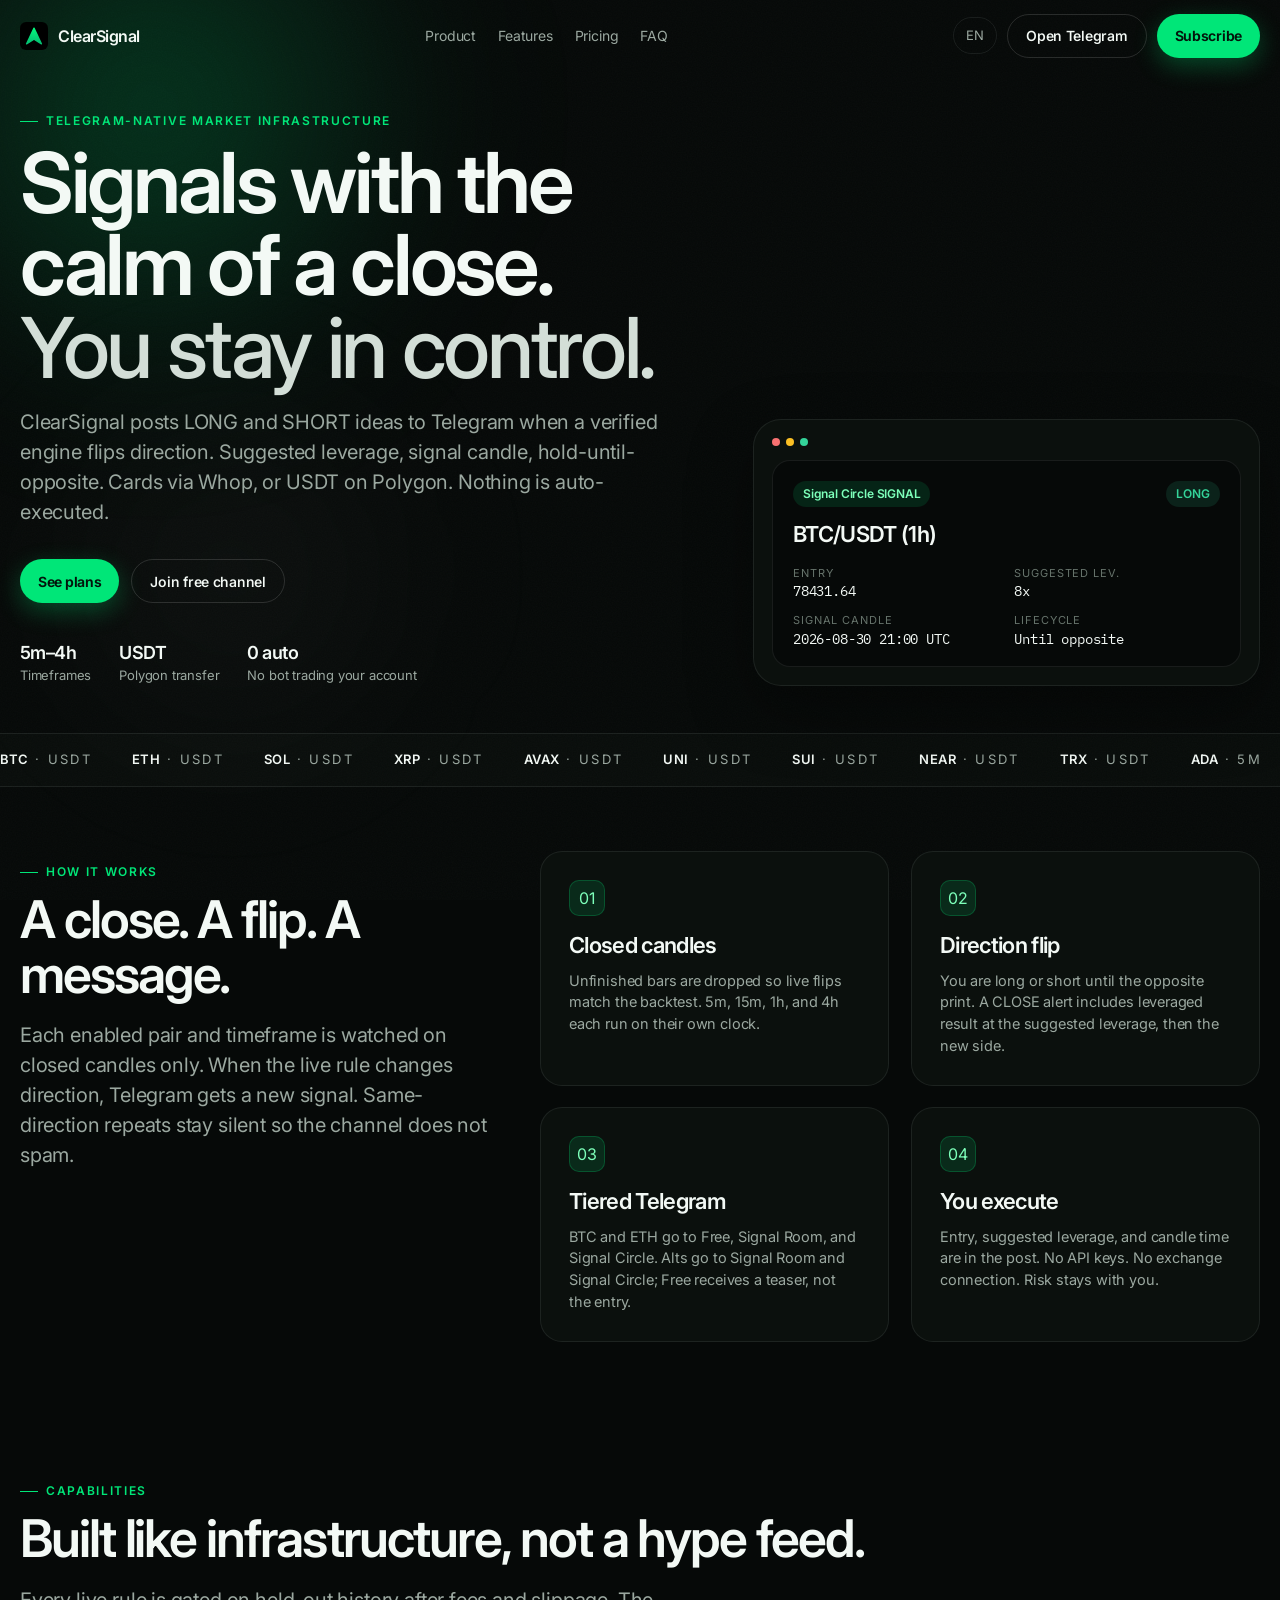
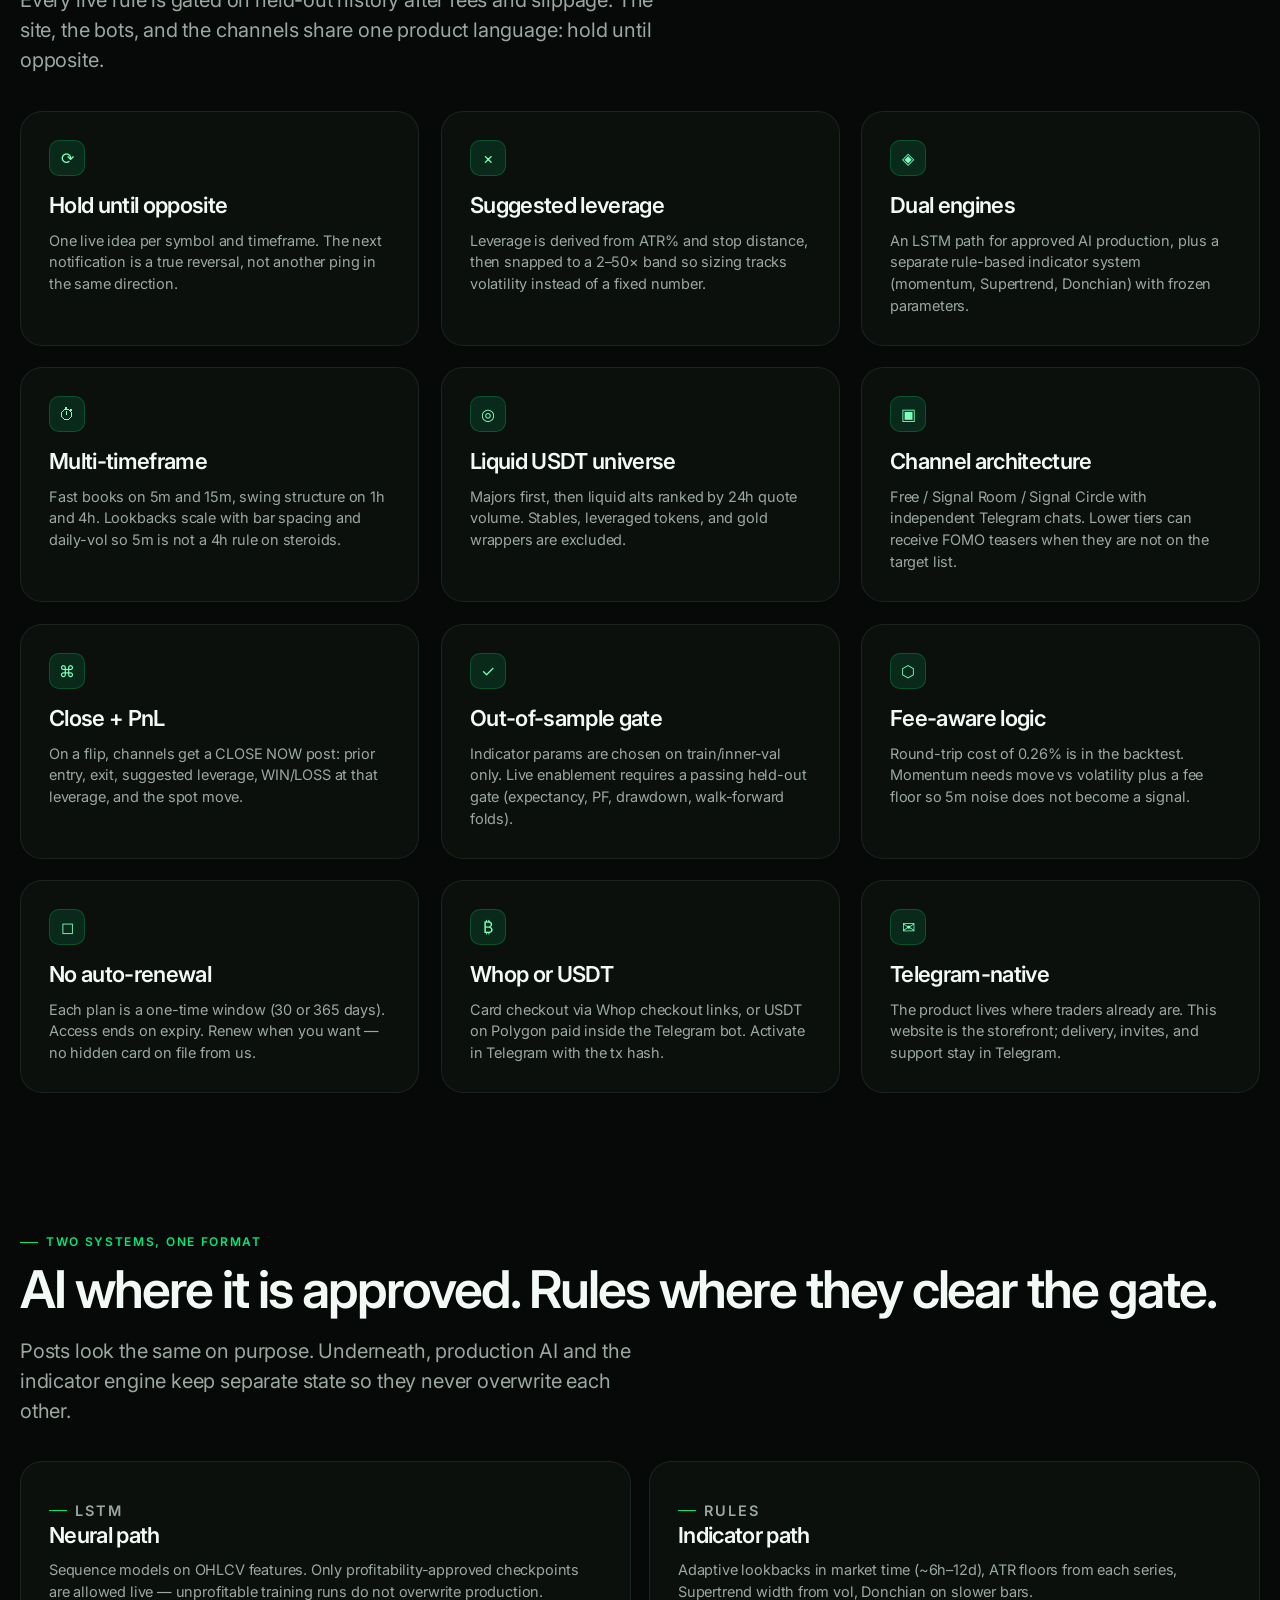
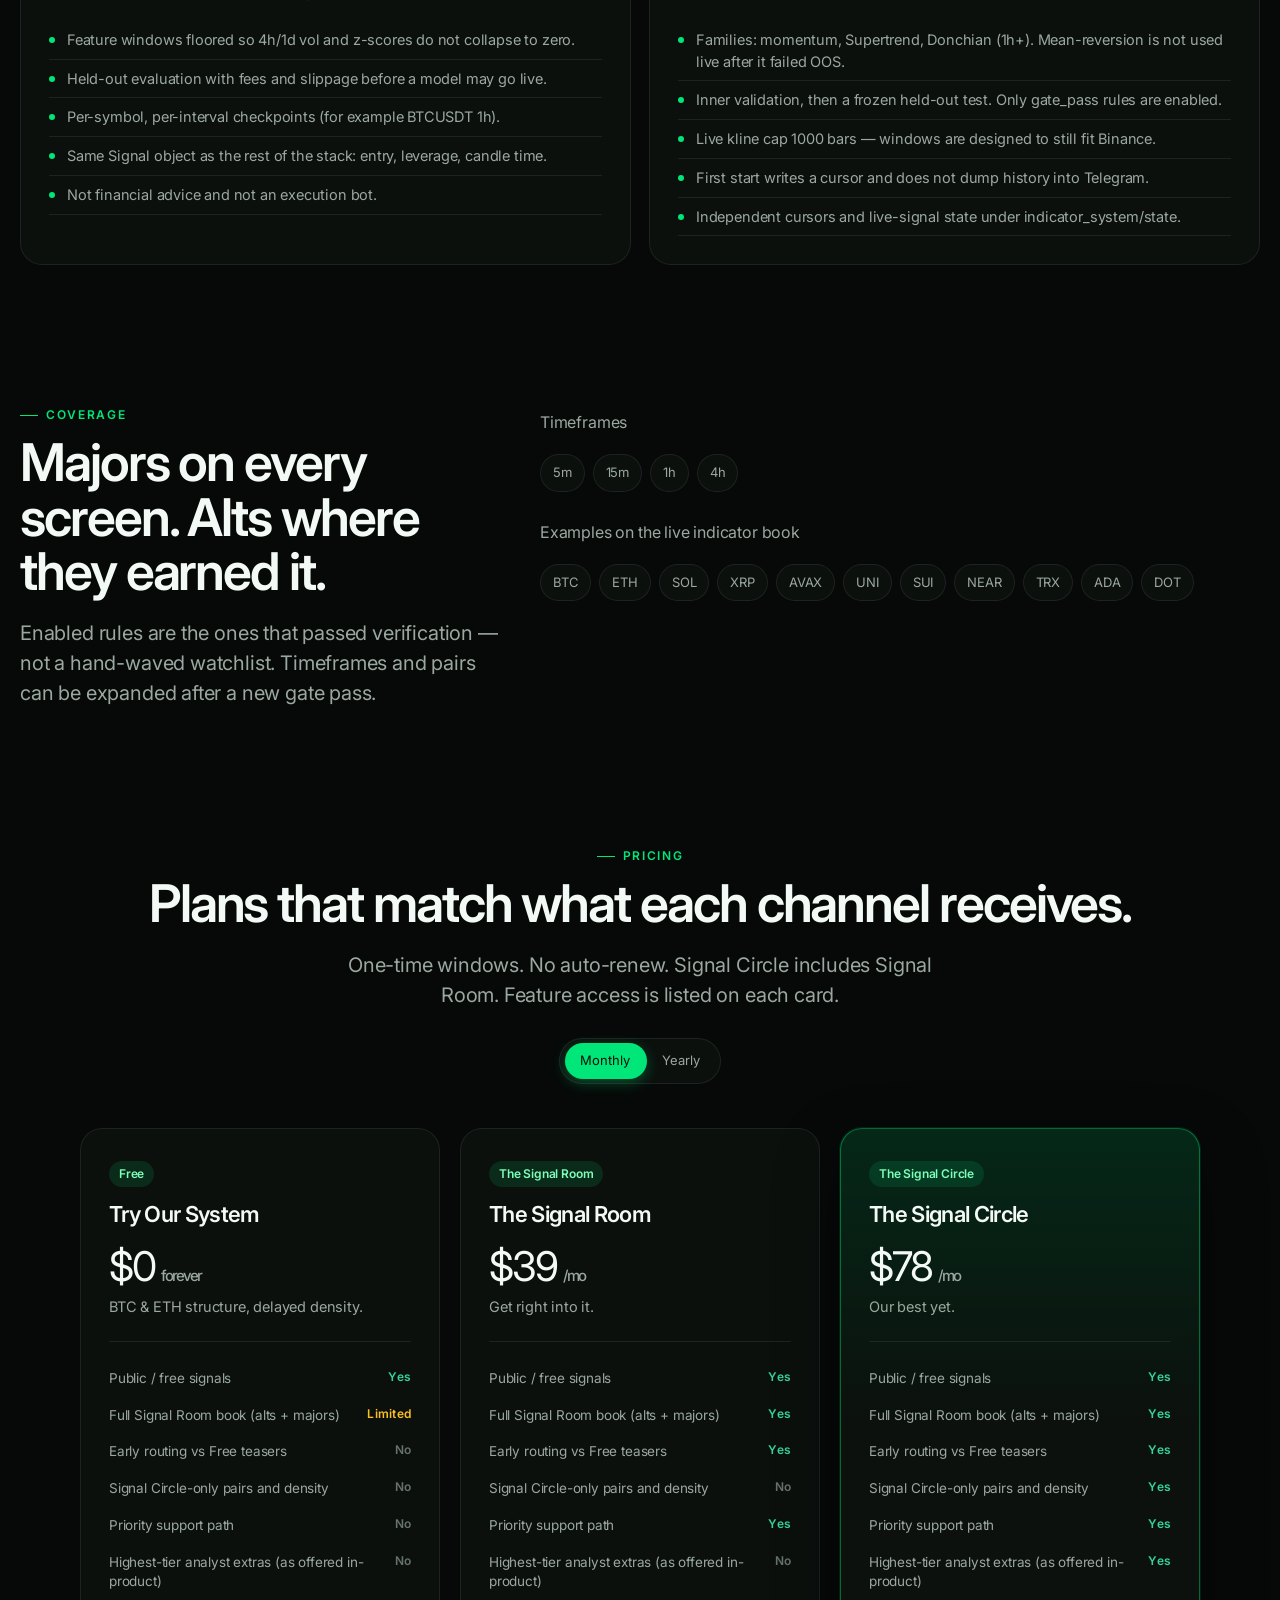
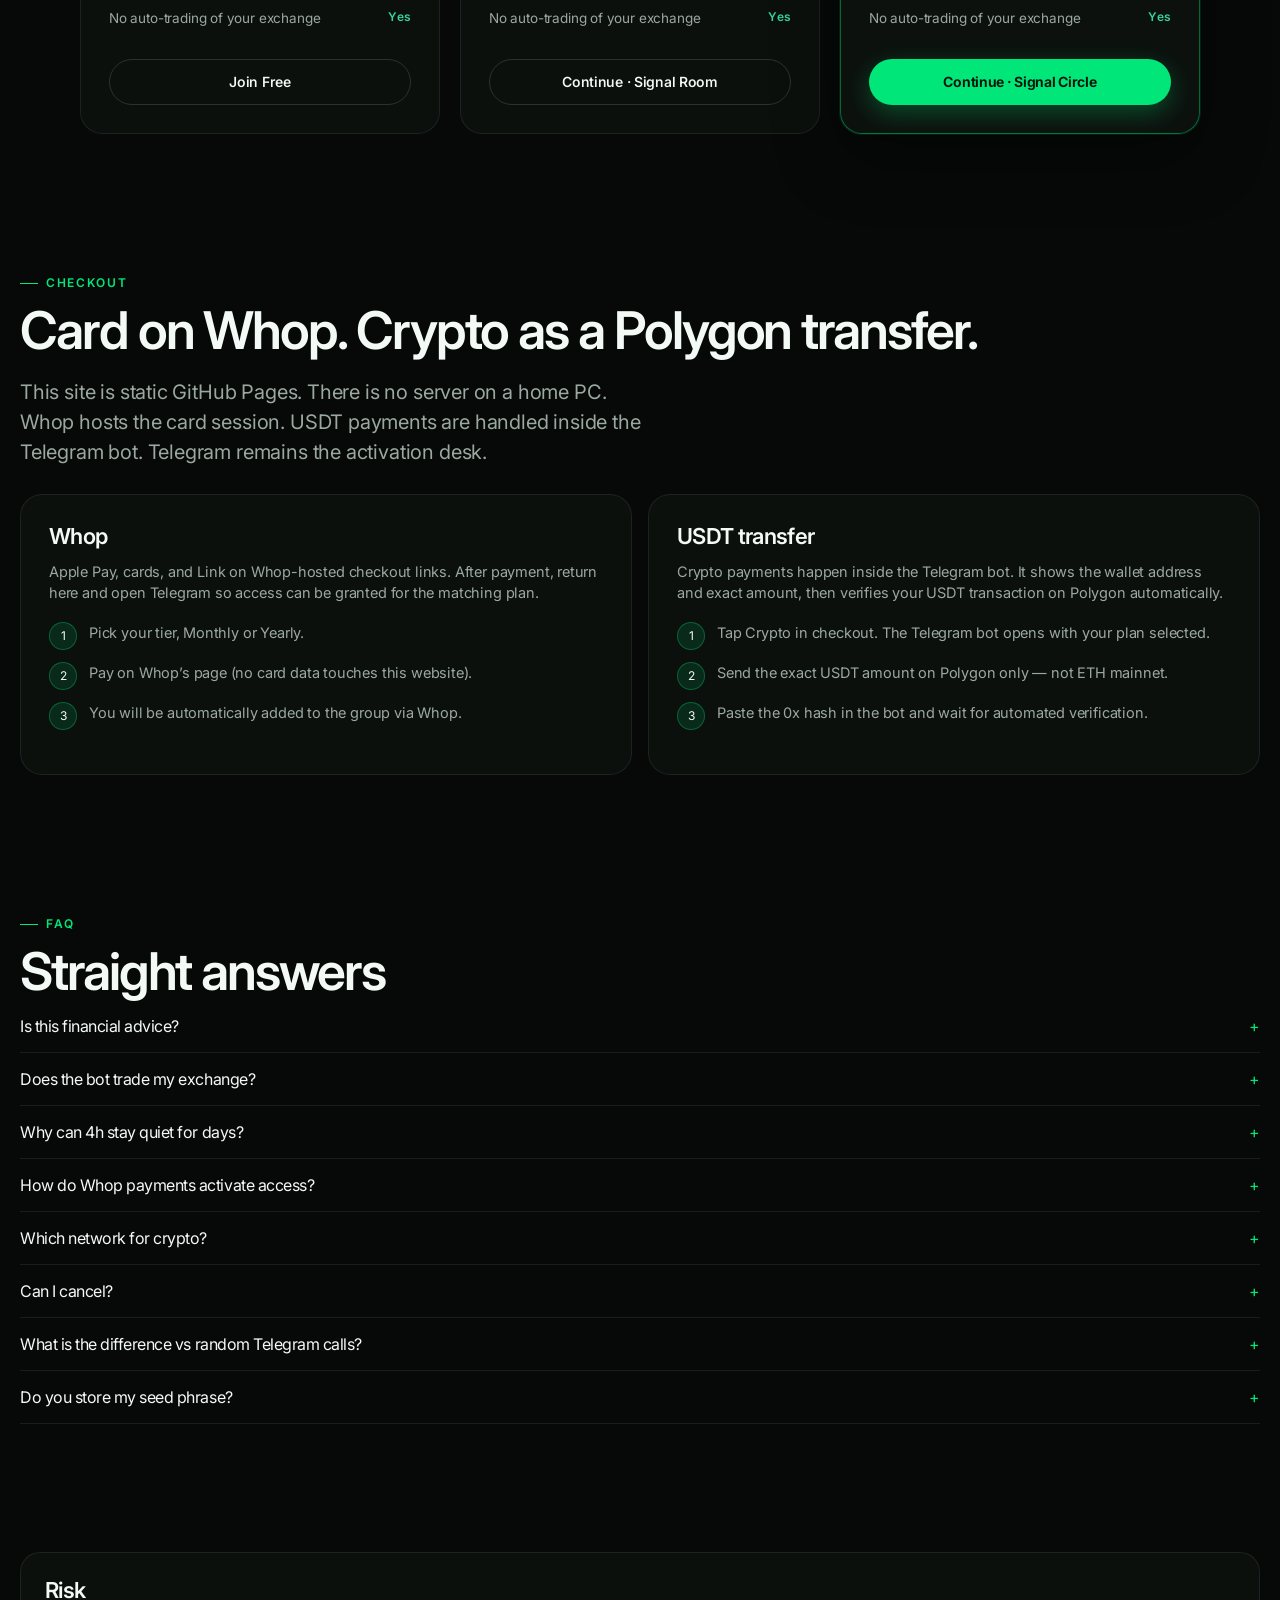
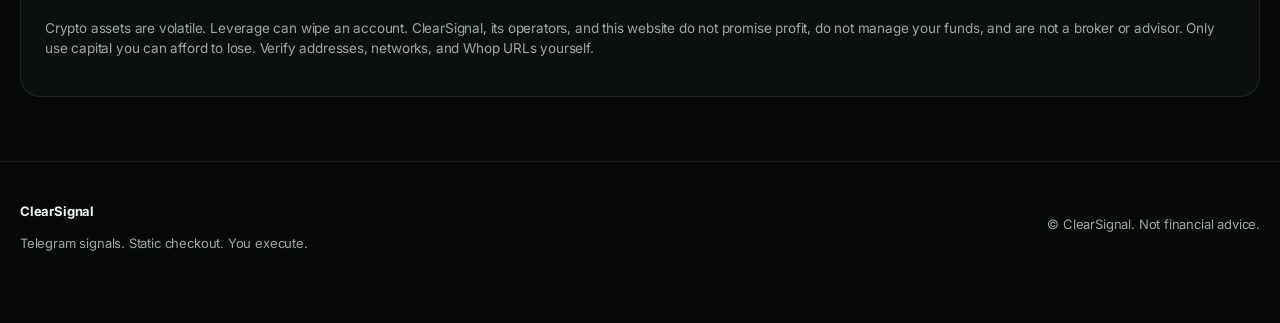
<file: index.html>
<!DOCTYPE html>
<html lang="en">
<head>
  <meta charset="utf-8">
  <meta name="viewport" content="width=device-width, initial-scale=1">
  <title>ClearSignal — Crypto trading signals on Telegram</title>
  <meta name="description" content="ClearSignal delivers verified crypto signals to Telegram. Dual engines (AI + rules), 5m to 4h, suggested leverage, hold-until-opposite. Pay with Whop or USDT on Polygon. No auto-trading.">
  <meta name="keywords" content="crypto signals, Telegram trading signals, BTC signals, ETH signals, USDT Polygon, Whop subscription, ClearSignal, leverage signals">
  <meta name="author" content="ClearSignal">
  <meta name="robots" content="index,follow,max-image-preview:large">
  <meta name="theme-color" content="#0B0F19">
  <link rel="canonical" href="https://afrexk0.github.io/telegram-crypto-bot/">
  <link rel="alternate" hreflang="en" href="https://afrexk0.github.io/telegram-crypto-bot/">
  <link rel="alternate" hreflang="de" href="https://afrexk0.github.io/telegram-crypto-bot/de/">
  <link rel="alternate" hreflang="fr" href="https://afrexk0.github.io/telegram-crypto-bot/fr/">
  <link rel="alternate" hreflang="it" href="https://afrexk0.github.io/telegram-crypto-bot/it/">
  <link rel="alternate" hreflang="x-default" href="https://afrexk0.github.io/telegram-crypto-bot/">
  <meta property="og:type" content="website">
  <meta property="og:site_name" content="ClearSignal">
  <meta property="og:locale" content="en_US">
  <meta property="og:title" content="ClearSignal — Crypto trading signals on Telegram">
  <meta property="og:description" content="ClearSignal delivers verified crypto signals to Telegram. Dual engines (AI + rules), 5m to 4h, suggested leverage, hold-until-opposite. Pay with Whop or USDT on Polygon. No auto-trading.">
  <meta property="og:url" content="https://afrexk0.github.io/telegram-crypto-bot/">
  <meta property="og:image" content="https://afrexk0.github.io/telegram-crypto-bot/assets/img/favicon.svg">
  <meta name="twitter:card" content="summary_large_image">
  <meta name="twitter:title" content="ClearSignal — Crypto trading signals on Telegram">
  <meta name="twitter:description" content="ClearSignal delivers verified crypto signals to Telegram. Dual engines (AI + rules), 5m to 4h, suggested leverage, hold-until-opposite. Pay with Whop or USDT on Polygon. No auto-trading.">
  <meta name="twitter:image" content="https://afrexk0.github.io/telegram-crypto-bot/assets/img/favicon.svg">
  <link rel="icon" href="assets/img/favicon.svg" type="image/svg+xml">
  <link rel="preconnect" href="https://fonts.googleapis.com">
  <link rel="preconnect" href="https://fonts.gstatic.com" crossorigin>
  <link href="https://fonts.googleapis.com/css2?family=IBM+Plex+Mono:wght@400;500&family=Inter:wght@400;500;600;700&display=swap" rel="stylesheet">
  <link rel="stylesheet" href="assets/css/site.css">
  <script>document.documentElement.classList.add("js");</script>
  <script type="application/ld+json">{"@context":"https://schema.org","@graph":[{"@type":"Organization","name":"ClearSignal","url":"https://afrexk0.github.io/telegram-crypto-bot/","logo":"https://afrexk0.github.io/telegram-crypto-bot/assets/img/favicon.svg","sameAs":["https://t.me/clearsignal_trading_bot","https://t.me/clearsignal_trading"]},{"@type":"WebSite","name":"ClearSignal","url":"https://afrexk0.github.io/telegram-crypto-bot/","inLanguage":"en","description":"ClearSignal delivers verified crypto signals to Telegram. Dual engines (AI + rules), 5m to 4h, suggested leverage, hold-until-opposite. Pay with Whop or USDT on Polygon. No auto-trading."},{"@type":"SoftwareApplication","name":"ClearSignal","applicationCategory":"FinanceApplication","operatingSystem":"Telegram","offers":[{"@type":"Offer","name":"Signal Room Monthly","price":"39","priceCurrency":"USD"},{"@type":"Offer","name":"Signal Room Yearly","price":"390","priceCurrency":"USD"},{"@type":"Offer","name":"Signal Circle Monthly","price":"78","priceCurrency":"USD"},{"@type":"Offer","name":"Signal Circle Yearly","price":"780","priceCurrency":"USD"}]},{"@type":"FAQPage","mainEntity":[{"@type":"Question","name":"Is this financial advice?","acceptedAnswer":{"@type":"Answer","text":"No. Signals are educational market commentary. You are responsible for fills, risk, and losses. Past results do not predict the future."}},{"@type":"Question","name":"Does the bot trade my exchange?","acceptedAnswer":{"@type":"Answer","text":"No. There is no exchange API, no copy-trading hook, and no withdrawal permission. You place orders yourself."}},{"@type":"Question","name":"Why can 4h stay quiet for days?","acceptedAnswer":{"@type":"Answer","text":"Hold-until-opposite only posts on a direction change. A 4h trend can run many candles without a flip. 15m and 1h print more often when those rules are enabled."}},{"@type":"Question","name":"How do Whop payments activate access?","acceptedAnswer":{"@type":"Answer","text":"Whop checkout links are hosted by Whop. After success you land on a thank-you page and open Telegram. Paste or message the plan you paid so the operator / bot can issue the invite. Links are configured in website/assets/js/config.js — until they are set, use USDT."}},{"@type":"Question","name":"Which network for crypto?","acceptedAnswer":{"@type":"Answer","text":"USDT on Polygon (chain id 137), contract 0xc213…e8f, six decimals. Other chains will not verify. Gas is paid in POL."}},{"@type":"Question","name":"Can I cancel?","acceptedAnswer":{"@type":"Answer","text":"There is no subscription auto-charge. Access lasts 30 days (Monthly) or 365 days (Yearly) from a successful activation, then you simply do not renew."}},{"@type":"Question","name":"What is the difference vs random Telegram calls?","acceptedAnswer":{"@type":"Answer","text":"Indicator rules must pass a held-out profitability gate after modeled fees. Live state is per symbol+timeframe. First start does not replay history into the channel."}},{"@type":"Question","name":"Do you store my seed phrase?","acceptedAnswer":{"@type":"Answer","text":"Never. This site never connects to your wallet. It never asks for a seed, private key, or exchange password."}}]}]}</script>
</head>
<body>
  <a class="skip" href="#main">Skip to content</a>
  <div class="grain" aria-hidden="true"></div>
  <div class="orb orb-a" aria-hidden="true"></div>
  <div class="orb orb-b" aria-hidden="true"></div>

  <header class="nav">
    <div class="nav-inner">
      <a class="brand" href="./">
        <img src="assets/img/favicon.svg" alt="">
        ClearSignal
      </a>
      <nav class="nav-links" aria-label="Primary">
        <a href="#product">Product</a>
        <a href="#features">Features</a>
        <a href="#pricing">Pricing</a>
        <a href="#faq">FAQ</a>
        <a class="nav-mobile-only" href="https://t.me/clearsignal_trading">Open Telegram</a>
      </nav>
      <div class="nav-cta">
        <details class="lang">
          <summary>EN</summary>
          <div class="lang-menu">
            <a href="./" class="is-active">English</a>
            <a href="de/" class="">Deutsch</a>
            <a href="fr/" class="">Français</a>
            <a href="it/" class="">Italiano</a>
          </div>
        </details>
        <a class="btn btn-ghost" href="https://t.me/clearsignal_trading">Open Telegram</a>
        <a class="btn btn-primary" href="#pricing">Subscribe</a>
        <button class="menu-btn" type="button" aria-label="Menu">☰</button>
      </div>
    </div>
  </header>

  <main id="main">
    <section class="hero">
      <div class="wrap hero-grid">
        <div>
          <p class="kicker reveal">Telegram-native market infrastructure</p>
          <h1 class="reveal">Signals with the<br>calm of a close.<span>You stay in control.</span></h1>
          <p class="lede reveal">ClearSignal posts LONG and SHORT ideas to Telegram when a verified engine flips direction. Suggested leverage, signal candle, hold-until-opposite. Cards via Whop, or USDT on Polygon. Nothing is auto-executed.</p>
          <div class="hero-actions reveal">
            <a class="btn btn-primary" href="#pricing">See plans</a>
            <a class="btn btn-ghost" href="https://t.me/clearsignal_trading">Join free channel</a>
          </div>
          <div class="hero-meta reveal">
            <div><strong>5m–4h</strong>Timeframes</div>
            <div><strong>USDT</strong>Polygon transfer</div>
            <div><strong>0 auto</strong>No bot trading your account</div>
          </div>
        </div>
        <aside class="device reveal" aria-label="Example signal card">
          <div class="device-bar" aria-hidden="true"><i></i><i></i><i></i></div>
          <article class="signal">
            <div class="signal-head">
              <span class="pill pill-dim">Signal Circle SIGNAL</span>
              <span class="pill pill-long">LONG</span>
            </div>
            <h3>BTC/USDT (1h)</h3>
            <dl>
              <div><dt>Entry</dt><dd>78431.64</dd></div>
              <div><dt>Suggested lev.</dt><dd>8x</dd></div>
              <div><dt>Signal candle</dt><dd>2026-08-30 21:00 UTC</dd></div>
              <div><dt>Lifecycle</dt><dd>Until opposite</dd></div>
            </dl>
          </article>
        </aside>
      </div>
    </section>

    <div class="marquee-wrap" aria-hidden="true">
      <div class="marquee">
        <span><b>BTC</b> · USDT</span><span><b>ETH</b> · USDT</span><span><b>SOL</b> · USDT</span>
        <span><b>XRP</b> · USDT</span><span><b>AVAX</b> · USDT</span><span><b>UNI</b> · USDT</span>
        <span><b>SUI</b> · USDT</span><span><b>NEAR</b> · USDT</span><span><b>TRX</b> · USDT</span>
        <span><b>ADA</b> · 5m</span><span><b>DOT</b> · 15m</span><span>4h · 1h · 15m · 5m</span>
        <span><b>BTC</b> · USDT</span><span><b>ETH</b> · USDT</span><span><b>SOL</b> · USDT</span>
        <span><b>XRP</b> · USDT</span><span><b>AVAX</b> · USDT</span><span><b>UNI</b> · USDT</span>
        <span><b>SUI</b> · USDT</span><span><b>NEAR</b> · USDT</span><span><b>TRX</b> · USDT</span>
        <span><b>ADA</b> · 5m</span><span><b>DOT</b> · 15m</span><span>4h · 1h · 15m · 5m</span>
      </div>
    </div>

    <section class="section" id="product">
      <div class="wrap split">
        <div class="reveal">
          <p class="kicker">How it works</p>
          <h2>A close. A flip. A message.</h2>
          <p class="lede">Each enabled pair and timeframe is watched on closed candles only. When the live rule changes direction, Telegram gets a new signal. Same-direction repeats stay silent so the channel does not spam.</p>
        </div>
        <ol class="feature-grid" style="grid-template-columns:1fr 1fr">
          <li class="card reveal"><div class="icon">01</div><h3>Closed candles</h3><p>Unfinished bars are dropped so live flips match the backtest. 5m, 15m, 1h, and 4h each run on their own clock.</p></li>
          <li class="card reveal"><div class="icon">02</div><h3>Direction flip</h3><p>You are long or short until the opposite print. A CLOSE alert includes leveraged result at the suggested leverage, then the new side.</p></li>
          <li class="card reveal"><div class="icon">03</div><h3>Tiered Telegram</h3><p>BTC and ETH go to Free, Signal Room, and Signal Circle. Alts go to Signal Room and Signal Circle; Free receives a teaser, not the entry.</p></li>
          <li class="card reveal"><div class="icon">04</div><h3>You execute</h3><p>Entry, suggested leverage, and candle time are in the post. No API keys. No exchange connection. Risk stays with you.</p></li>
        </ol>
      </div>
    </section>

    <section class="section" id="features">
      <div class="wrap">
        <div class="reveal">
          <p class="kicker">Capabilities</p>
          <h2>Built like infrastructure, not a hype feed.</h2>
          <p class="lede">Every live rule is gated on held-out history after fees and slippage. The site, the bots, and the channels share one product language: hold until opposite.</p>
        </div>
        <div class="feature-grid" style="margin-top:36px">
          <article class="card reveal"><div class="icon">⟳</div><h3>Hold until opposite</h3><p>One live idea per symbol and timeframe. The next notification is a true reversal, not another ping in the same direction.</p></article>
          <article class="card reveal"><div class="icon">×</div><h3>Suggested leverage</h3><p>Leverage is derived from ATR% and stop distance, then snapped to a 2–50× band so sizing tracks volatility instead of a fixed number.</p></article>
          <article class="card reveal"><div class="icon">◈</div><h3>Dual engines</h3><p>An LSTM path for approved AI production, plus a separate rule-based indicator system (momentum, Supertrend, Donchian) with frozen parameters.</p></article>
          <article class="card reveal"><div class="icon">⏱</div><h3>Multi-timeframe</h3><p>Fast books on 5m and 15m, swing structure on 1h and 4h. Lookbacks scale with bar spacing and daily-vol so 5m is not a 4h rule on steroids.</p></article>
          <article class="card reveal"><div class="icon">◎</div><h3>Liquid USDT universe</h3><p>Majors first, then liquid alts ranked by 24h quote volume. Stables, leveraged tokens, and gold wrappers are excluded.</p></article>
          <article class="card reveal"><div class="icon">▣</div><h3>Channel architecture</h3><p>Free / Signal Room / Signal Circle with independent Telegram chats. Lower tiers can receive FOMO teasers when they are not on the target list.</p></article>
          <article class="card reveal"><div class="icon">⌘</div><h3>Close + PnL</h3><p>On a flip, channels get a CLOSE NOW post: prior entry, exit, suggested leverage, WIN/LOSS at that leverage, and the spot move.</p></article>
          <article class="card reveal"><div class="icon">✓</div><h3>Out-of-sample gate</h3><p>Indicator params are chosen on train/inner-val only. Live enablement requires a passing held-out gate (expectancy, PF, drawdown, walk-forward folds).</p></article>
          <article class="card reveal"><div class="icon">⬡</div><h3>Fee-aware logic</h3><p>Round-trip cost of 0.26% is in the backtest. Momentum needs move vs volatility plus a fee floor so 5m noise does not become a signal.</p></article>
          <article class="card reveal"><div class="icon">◻</div><h3>No auto-renewal</h3><p>Each plan is a one-time window (30 or 365 days). Access ends on expiry. Renew when you want — no hidden card on file from us.</p></article>
          <article class="card reveal"><div class="icon">₿</div><h3>Whop or USDT</h3><p>Card checkout via Whop checkout links, or USDT on Polygon paid inside the Telegram bot. Activate in Telegram with the tx hash.</p></article>
          <article class="card reveal"><div class="icon">✉</div><h3>Telegram-native</h3><p>The product lives where traders already are. This website is the storefront; delivery, invites, and support stay in Telegram.</p></article>
        </div>
      </div>
    </section>

    <section class="section" id="engines">
      <div class="wrap">
        <div class="reveal">
          <p class="kicker">Two systems, one format</p>
          <h2>AI where it is approved. Rules where they clear the gate.</h2>
          <p class="lede">Posts look the same on purpose. Underneath, production AI and the indicator engine keep separate state so they never overwrite each other.</p>
        </div>
        <div class="engines" style="margin-top:36px">
          <article class="card engine reveal">
            <p class="kicker">LSTM</p>
            <h3>Neural path</h3>
            <p class="muted">Sequence models on OHLCV features. Only profitability-approved checkpoints are allowed live — unprofitable training runs do not overwrite production.</p>
            <ul>
              <li>Feature windows floored so 4h/1d vol and z-scores do not collapse to zero.</li>
              <li>Held-out evaluation with fees and slippage before a model may go live.</li>
              <li>Per-symbol, per-interval checkpoints (for example BTCUSDT 1h).</li>
              <li>Same Signal object as the rest of the stack: entry, leverage, candle time.</li>
              <li>Not financial advice and not an execution bot.</li>
            </ul>
          </article>
          <article class="card engine reveal">
            <p class="kicker">Rules</p>
            <h3>Indicator path</h3>
            <p class="muted">Adaptive lookbacks in market time (~6h–12d), ATR floors from each series, Supertrend width from vol, Donchian on slower bars.</p>
            <ul>
              <li>Families: momentum, Supertrend, Donchian (1h+). Mean-reversion is not used live after it failed OOS.</li>
              <li>Inner validation, then a frozen held-out test. Only gate_pass rules are enabled.</li>
              <li>Live kline cap 1000 bars — windows are designed to still fit Binance.</li>
              <li>First start writes a cursor and does not dump history into Telegram.</li>
              <li>Independent cursors and live-signal state under indicator_system/state.</li>
            </ul>
          </article>
        </div>
      </div>
    </section>

    <section class="section" id="coverage">
      <div class="wrap split">
        <div class="reveal">
          <p class="kicker">Coverage</p>
          <h2>Majors on every screen. Alts where they earned it.</h2>
          <p class="lede">Enabled rules are the ones that passed verification — not a hand-waved watchlist. Timeframes and pairs can be expanded after a new gate pass.</p>
        </div>
        <div class="reveal">
          <p class="muted">Timeframes</p>
          <div class="pills">
            <span class="chip">5m</span><span class="chip">15m</span>
            <span class="chip">1h</span><span class="chip">4h</span>
          </div>
          <p class="muted" style="margin-top:28px">Examples on the live indicator book</p>
          <div class="pills">
            <span class="chip">BTC</span><span class="chip">ETH</span><span class="chip">SOL</span>
            <span class="chip">XRP</span><span class="chip">AVAX</span><span class="chip">UNI</span>
            <span class="chip">SUI</span><span class="chip">NEAR</span><span class="chip">TRX</span>
            <span class="chip">ADA</span><span class="chip">DOT</span>
          </div>
        </div>
      </div>
    </section>

    <section class="section" id="pricing">
      <div class="wrap">
        <div class="pricing-intro reveal">
          <p class="kicker">Pricing</p>
          <h2>Plans that match what each channel receives.</h2>
          <p class="lede">One-time windows. No auto-renew. Signal Circle includes Signal Room. Feature access is listed on each card.</p>
        </div>
        <div class="billing reveal" role="tablist" aria-label="Billing period">
          <button type="button" data-billing="month" class="is-on">Monthly</button>
          <button type="button" data-billing="year">Yearly</button>
        </div>
        <p class="muted pricing-save" data-save hidden>Yearly is the better rate.</p>
        <div class="price-grid">
          <article class="card price reveal">
            <span class="pill pill-dim">Free</span>
            <h3>Try Our System</h3>
            <div class="amount">$0<small> forever</small></div>
            <p class="muted">BTC &amp; ETH structure, delayed density.</p>
            <ul class="matrix">
              <li data-state="yes"><span>Public / free signals</span><em>Yes</em></li>
              <li data-state="lim"><span>Full Signal Room book (alts + majors)</span><em>Limited</em></li>
              <li data-state="no"><span>Early routing vs Free teasers</span><em>No</em></li>
              <li data-state="no"><span>Signal Circle-only pairs and density</span><em>No</em></li>
              <li data-state="no"><span>Priority support path</span><em>No</em></li>
              <li data-state="no"><span>Highest-tier analyst extras (as offered in-product)</span><em>No</em></li>
              <li data-state="yes"><span>No auto-trading of your exchange</span><em>Yes</em></li>
            </ul>
            <a class="btn btn-ghost btn-wide" href="https://t.me/clearsignal_trading">Join Free</a>
          </article>
          <article class="card price reveal">
            <span class="pill pill-dim">The Signal Room</span>
            <h3>The Signal Room</h3>
            <div class="amount" data-price-month="39" data-price-year="390">$390<small> /yr</small></div>
            <p class="muted">Get right into it.</p>
            <ul class="matrix">
              <li data-state="yes"><span>Public / free signals</span><em>Yes</em></li>
              <li data-state="yes"><span>Full Signal Room book (alts + majors)</span><em>Yes</em></li>
              <li data-state="yes"><span>Early routing vs Free teasers</span><em>Yes</em></li>
              <li data-state="no"><span>Signal Circle-only pairs and density</span><em>No</em></li>
              <li data-state="yes"><span>Priority support path</span><em>Yes</em></li>
              <li data-state="no"><span>Highest-tier analyst extras (as offered in-product)</span><em>No</em></li>
              <li data-state="yes"><span>No auto-trading of your exchange</span><em>Yes</em></li>
            </ul>
            <button class="btn btn-ghost btn-wide" type="button" data-plan-tier="premium" data-plan="PREMIUM_YEAR">Continue · Signal Room</button>
          </article>
          <article class="card price featured reveal">
            <span class="pill pill-elite">The Signal Circle</span>
            <h3>The Signal Circle</h3>
            <div class="amount" data-price-month="78" data-price-year="780">$780<small> /yr</small></div>
            <p class="muted">Our best yet.</p>
            <ul class="matrix">
              <li data-state="yes"><span>Public / free signals</span><em>Yes</em></li>
              <li data-state="yes"><span>Full Signal Room book (alts + majors)</span><em>Yes</em></li>
              <li data-state="yes"><span>Early routing vs Free teasers</span><em>Yes</em></li>
              <li data-state="yes"><span>Signal Circle-only pairs and density</span><em>Yes</em></li>
              <li data-state="yes"><span>Priority support path</span><em>Yes</em></li>
              <li data-state="yes"><span>Highest-tier analyst extras (as offered in-product)</span><em>Yes</em></li>
              <li data-state="yes"><span>No auto-trading of your exchange</span><em>Yes</em></li>
            </ul>
            <button class="btn btn-primary btn-wide" type="button" data-plan-tier="elite" data-plan="ELITE_YEAR">Continue · Signal Circle</button>
          </article>
        </div>
      </div>
    </section>

    <section class="section" id="pay">
      <div class="wrap">
        <div class="reveal">
          <p class="kicker">Checkout</p>
          <h2>Card on Whop. Crypto as a Polygon transfer.</h2>
          <p class="lede">This site is static GitHub Pages. There is no server on a home PC. Whop hosts the card session. USDT payments are handled inside the Telegram bot. Telegram remains the activation desk.</p>
        </div>
        <div class="pay-methods" style="margin-top:28px">
          <article class="card reveal">
            <h3>Whop</h3>
            <p class="muted">Apple Pay, cards, and Link on Whop-hosted checkout links. After payment, return here and open Telegram so access can be granted for the matching plan.</p>
            <ol class="steps">
              <li>Pick your tier, Monthly or Yearly.</li>
              <li>Pay on Whop’s page (no card data touches this website).</li>
              <li>You will be automatically added to the group via Whop.</li>
            </ol>
          </article>
          <article class="card reveal">
            <h3>USDT transfer</h3>
            <p class="muted">Crypto payments happen inside the Telegram bot. It shows the wallet address and exact amount, then verifies your USDT transaction on Polygon automatically.</p>
            <ol class="steps">
              <li>Tap Crypto in checkout. The Telegram bot opens with your plan selected.</li>
              <li>Send the exact USDT amount on Polygon only — not ETH mainnet.</li>
              <li>Paste the 0x hash in the bot and wait for automated verification.</li>
            </ol>
          </article>
        </div>
      </div>
    </section>

    <section class="section" id="faq">
      <div class="wrap faq">
        <div class="reveal">
          <p class="kicker">FAQ</p>
          <h2>Straight answers</h2>
        </div>
        <details class="reveal">
          <summary>Is this financial advice?</summary>
          <div class="faq-body"><div class="faq-body-inner"><p>No. Signals are educational market commentary. You are responsible for fills, risk, and losses. Past results do not predict the future.</p></div></div>
        </details>
        <details class="reveal">
          <summary>Does the bot trade my exchange?</summary>
          <div class="faq-body"><div class="faq-body-inner"><p>No. There is no exchange API, no copy-trading hook, and no withdrawal permission. You place orders yourself.</p></div></div>
        </details>
        <details class="reveal">
          <summary>Why can 4h stay quiet for days?</summary>
          <div class="faq-body"><div class="faq-body-inner"><p>Hold-until-opposite only posts on a direction change. A 4h trend can run many candles without a flip. 15m and 1h print more often when those rules are enabled.</p></div></div>
        </details>
        <details class="reveal">
          <summary>How do Whop payments activate access?</summary>
          <div class="faq-body"><div class="faq-body-inner"><p>Whop checkout links are hosted by Whop. After success you land on a thank-you page and open Telegram. Paste or message the plan you paid so the operator / bot can issue the invite. Links are configured in website/assets/js/config.js — until they are set, use USDT.</p></div></div>
        </details>
        <details class="reveal">
          <summary>Which network for crypto?</summary>
          <div class="faq-body"><div class="faq-body-inner"><p>USDT on Polygon (chain id 137), contract 0xc213…e8f, six decimals. Other chains will not verify. Gas is paid in POL.</p></div></div>
        </details>
        <details class="reveal">
          <summary>Can I cancel?</summary>
          <div class="faq-body"><div class="faq-body-inner"><p>There is no subscription auto-charge. Access lasts 30 days (Monthly) or 365 days (Yearly) from a successful activation, then you simply do not renew.</p></div></div>
        </details>
        <details class="reveal">
          <summary>What is the difference vs random Telegram calls?</summary>
          <div class="faq-body"><div class="faq-body-inner"><p>Indicator rules must pass a held-out profitability gate after modeled fees. Live state is per symbol+timeframe. First start does not replay history into the channel.</p></div></div>
        </details>
        <details class="reveal">
          <summary>Do you store my seed phrase?</summary>
          <div class="faq-body"><div class="faq-body-inner"><p>Never. This site never connects to your wallet. It never asks for a seed, private key, or exchange password.</p></div></div>
        </details>
      </div>
    </section>

    <section class="section">
      <div class="wrap">
        <div class="risk">
          <h3>Risk</h3>
          <p>Crypto assets are volatile. Leverage can wipe an account. ClearSignal, its operators, and this website do not promise profit, do not manage your funds, and are not a broker or advisor. Only use capital you can afford to lose. Verify addresses, networks, and Whop URLs yourself.</p>
        </div>
      </div>
    </section>
  </main>

  <footer>
    <div class="wrap foot">
      <div>
        <strong style="color:var(--text)">ClearSignal</strong>
        <p>Telegram signals. Static checkout. You execute.</p>
      </div>
      <p>© ClearSignal. Not financial advice.</p>
    </div>
  </footer>

  <div id="checkout" class="modal" hidden>
    <div class="sheet" role="dialog" aria-modal="true" aria-labelledby="checkout-title">
      <header>
        <div>
          <h3 id="checkout-title">Checkout</h3>
          <p class="muted" id="checkout-sub"></p>
        </div>
        <button class="close" type="button" data-close-modal aria-label="Close">×</button>
      </header>
      <div class="pay-grid">
        <button class="pay-opt" id="pay-whop" type="button">
          <div><strong>Card · Whop</strong><div class="muted">Apple Pay, cards, Link</div></div>
          <span>→</span>
        </button>
        <button class="pay-opt" id="pay-crypto" type="button">
          <div><strong>Crypto · Telegram bot</strong><div class="muted">Pay with USDT inside the bot</div></div>
          <span>→</span>
        </button>
      </div>
    </div>
  </div>
  <div id="toast" class="toast" role="status"></div>

  <script>window.CS_I18N = {"pay": {"title": "Checkout", "close": "Close", "sub": "{amount} USDT · {days} days access", "card": "Card · Whop", "cardHint": "Apple Pay, cards, Link", "cardSoon": "Add checkout links in config.js", "crypto": "USDT · Polygon transfer", "cryptoHint": "Exact amount, then activate in Telegram", "exact": "Send the exact amount. Wrong network or amount will not verify.", "network": "Network", "amount": "Amount", "address": "Address", "copy": "Copy", "wallet": "Send with wallet", "telegram": "Open Telegram", "copied": "Copied", "noWhop": "Card checkout for this plan is not available yet. Choose Crypto · Telegram bot instead.", "noWallet": "No injected wallet. Copy the address or install MetaMask.", "connecting": "Connecting wallet…", "confirm": "Confirm the USDT transfer…", "sent": "Sent. Paste this hash in Telegram: ", "rejected": "Transaction cancelled."}, "plans": {"PREMIUM_MONTH": {"name": "Signal Room · Monthly"}, "PREMIUM_YEAR": {"name": "Signal Room · Yearly"}, "ELITE_MONTH": {"name": "Signal Circle · Monthly"}, "ELITE_YEAR": {"name": "Signal Circle · Yearly"}}};</script>
  <script src="assets/js/config.js?v=3"></script>
  <script src="assets/js/site.js?v=3"></script>
  <script src="assets/js/pay.js?v=3"></script>
</body>
</html>
</file>
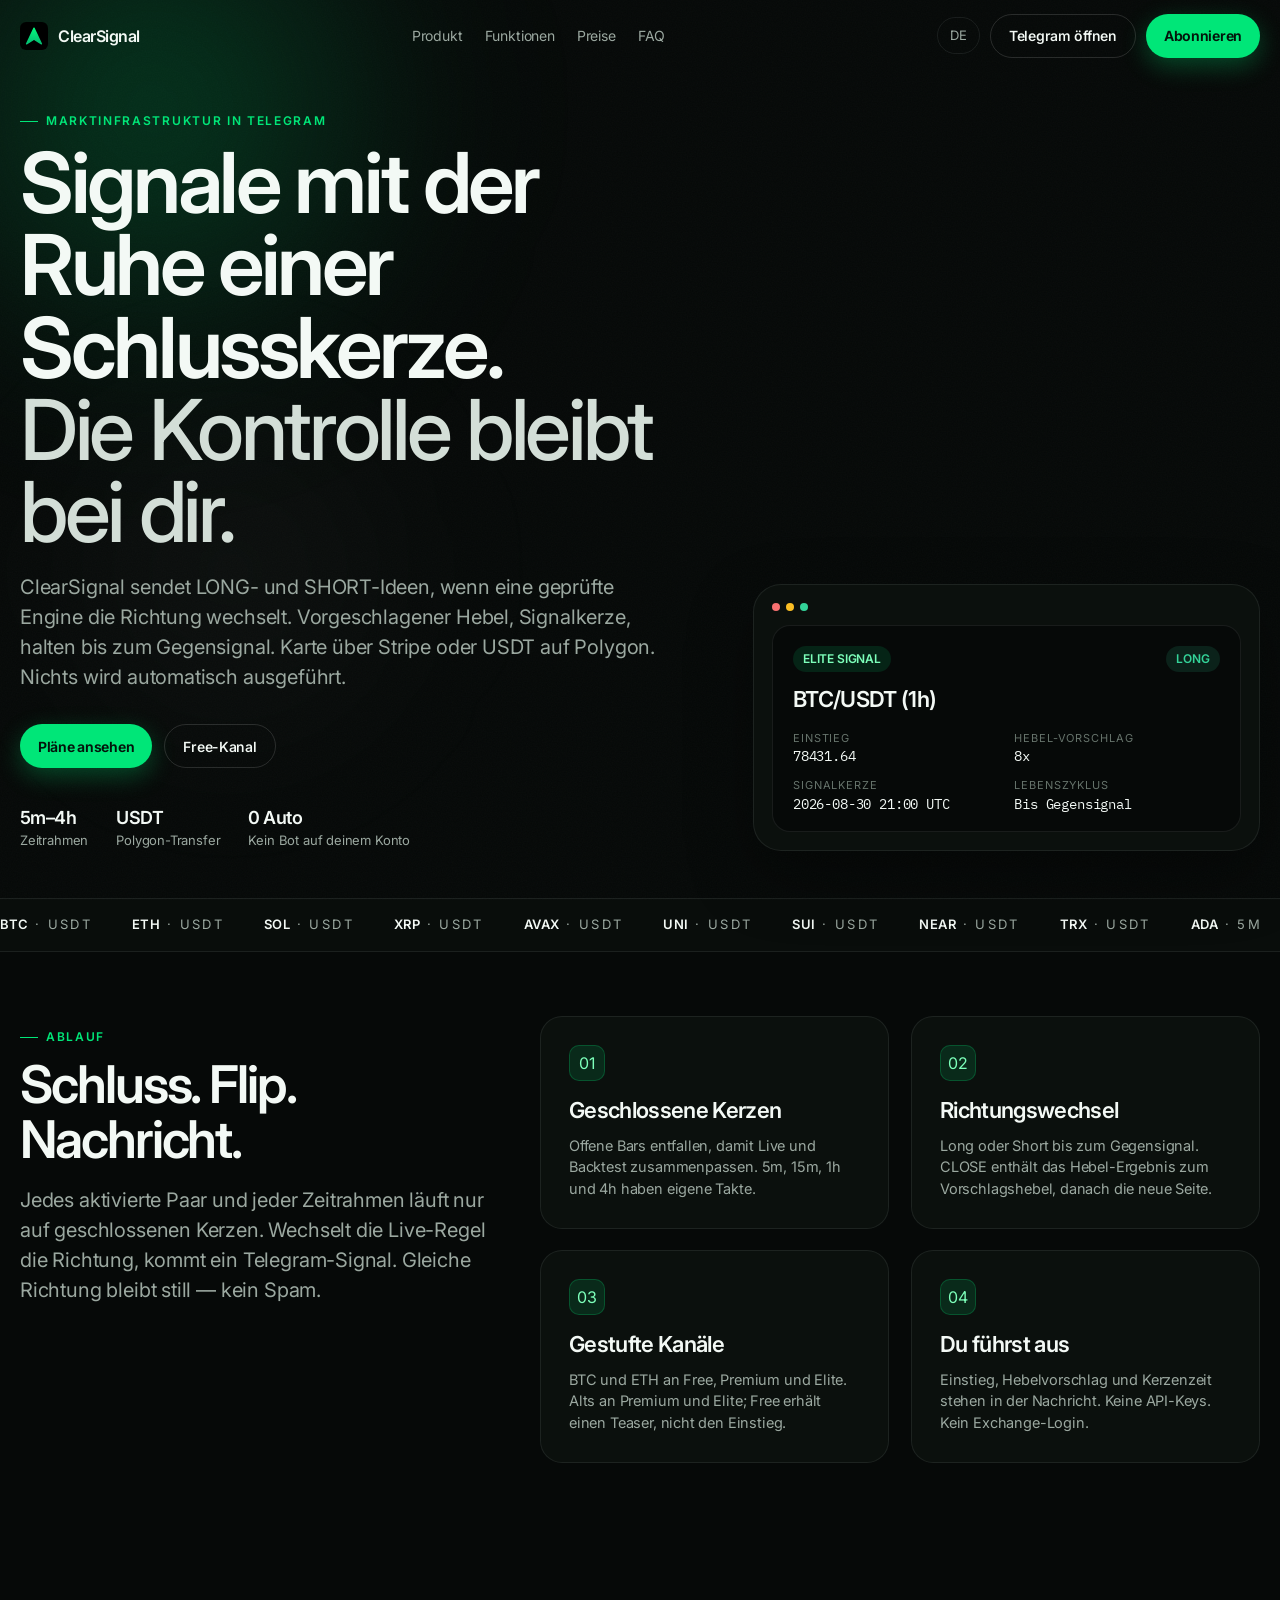
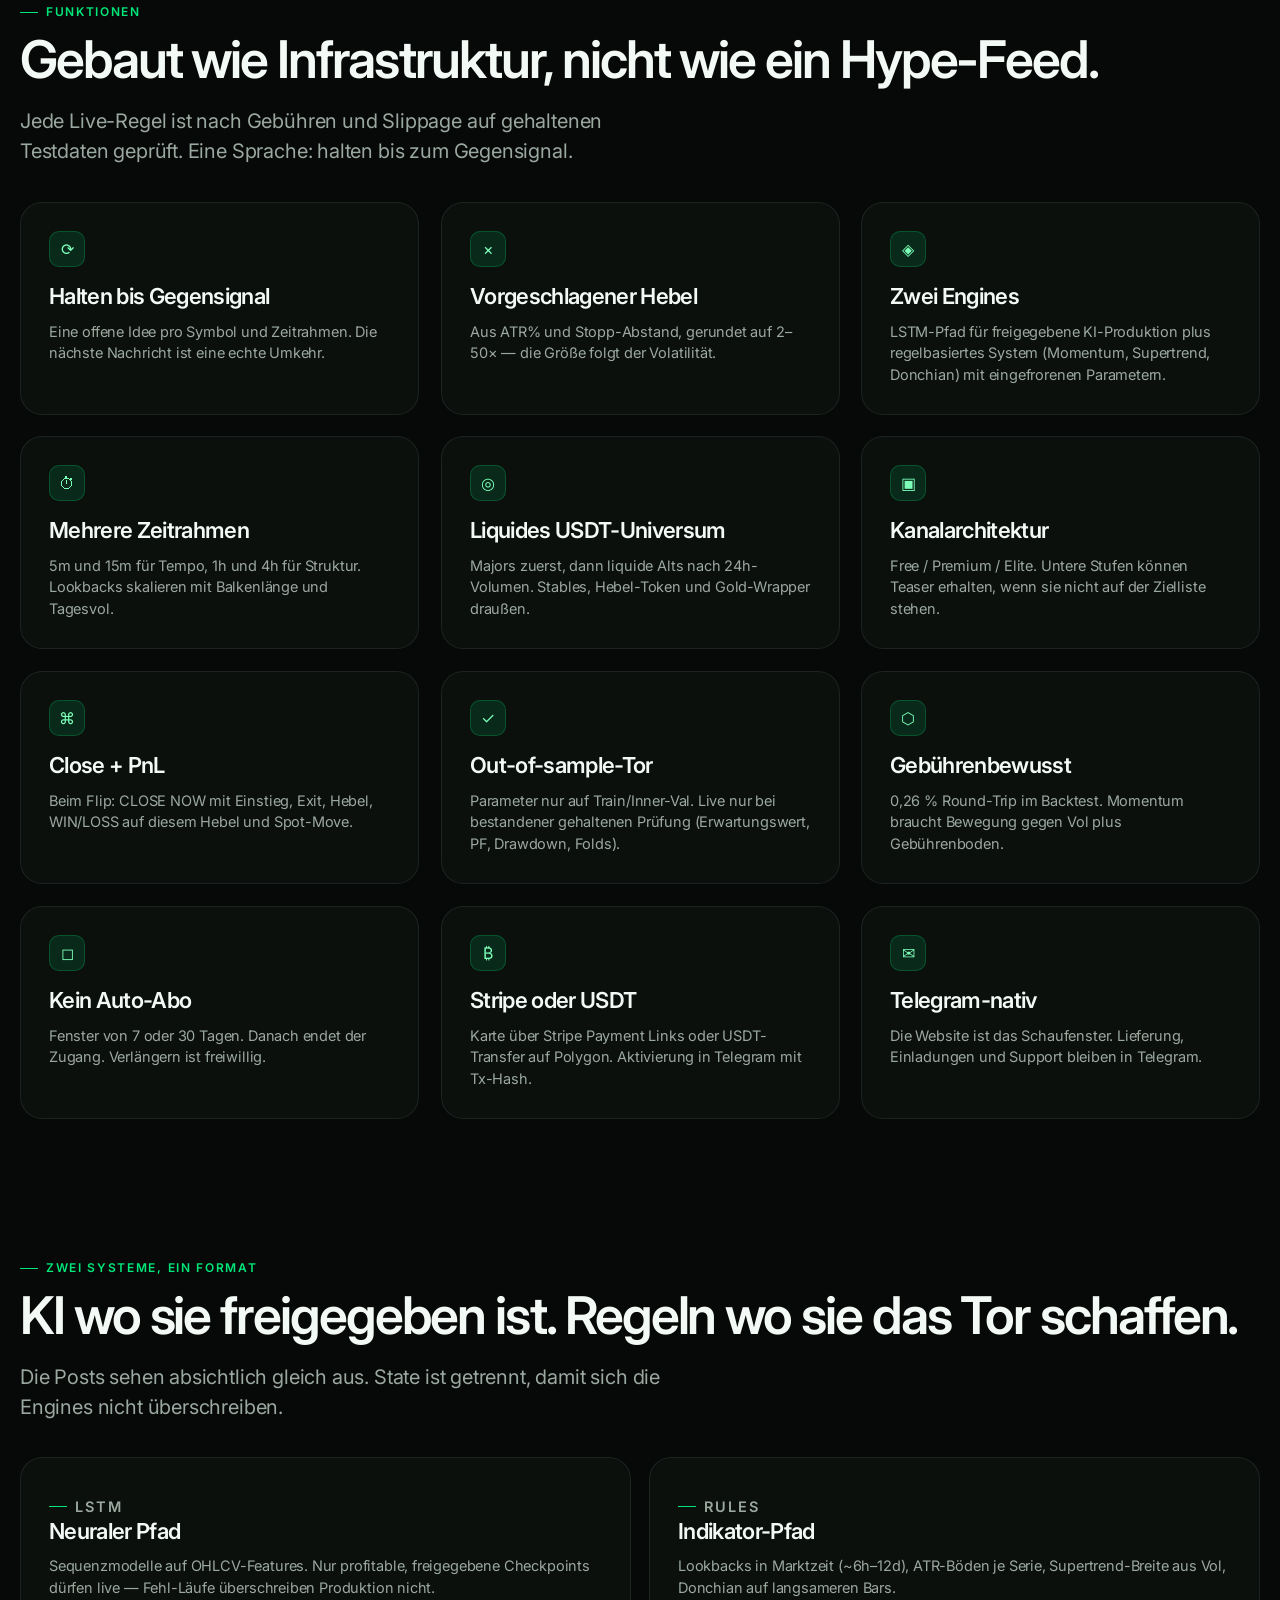
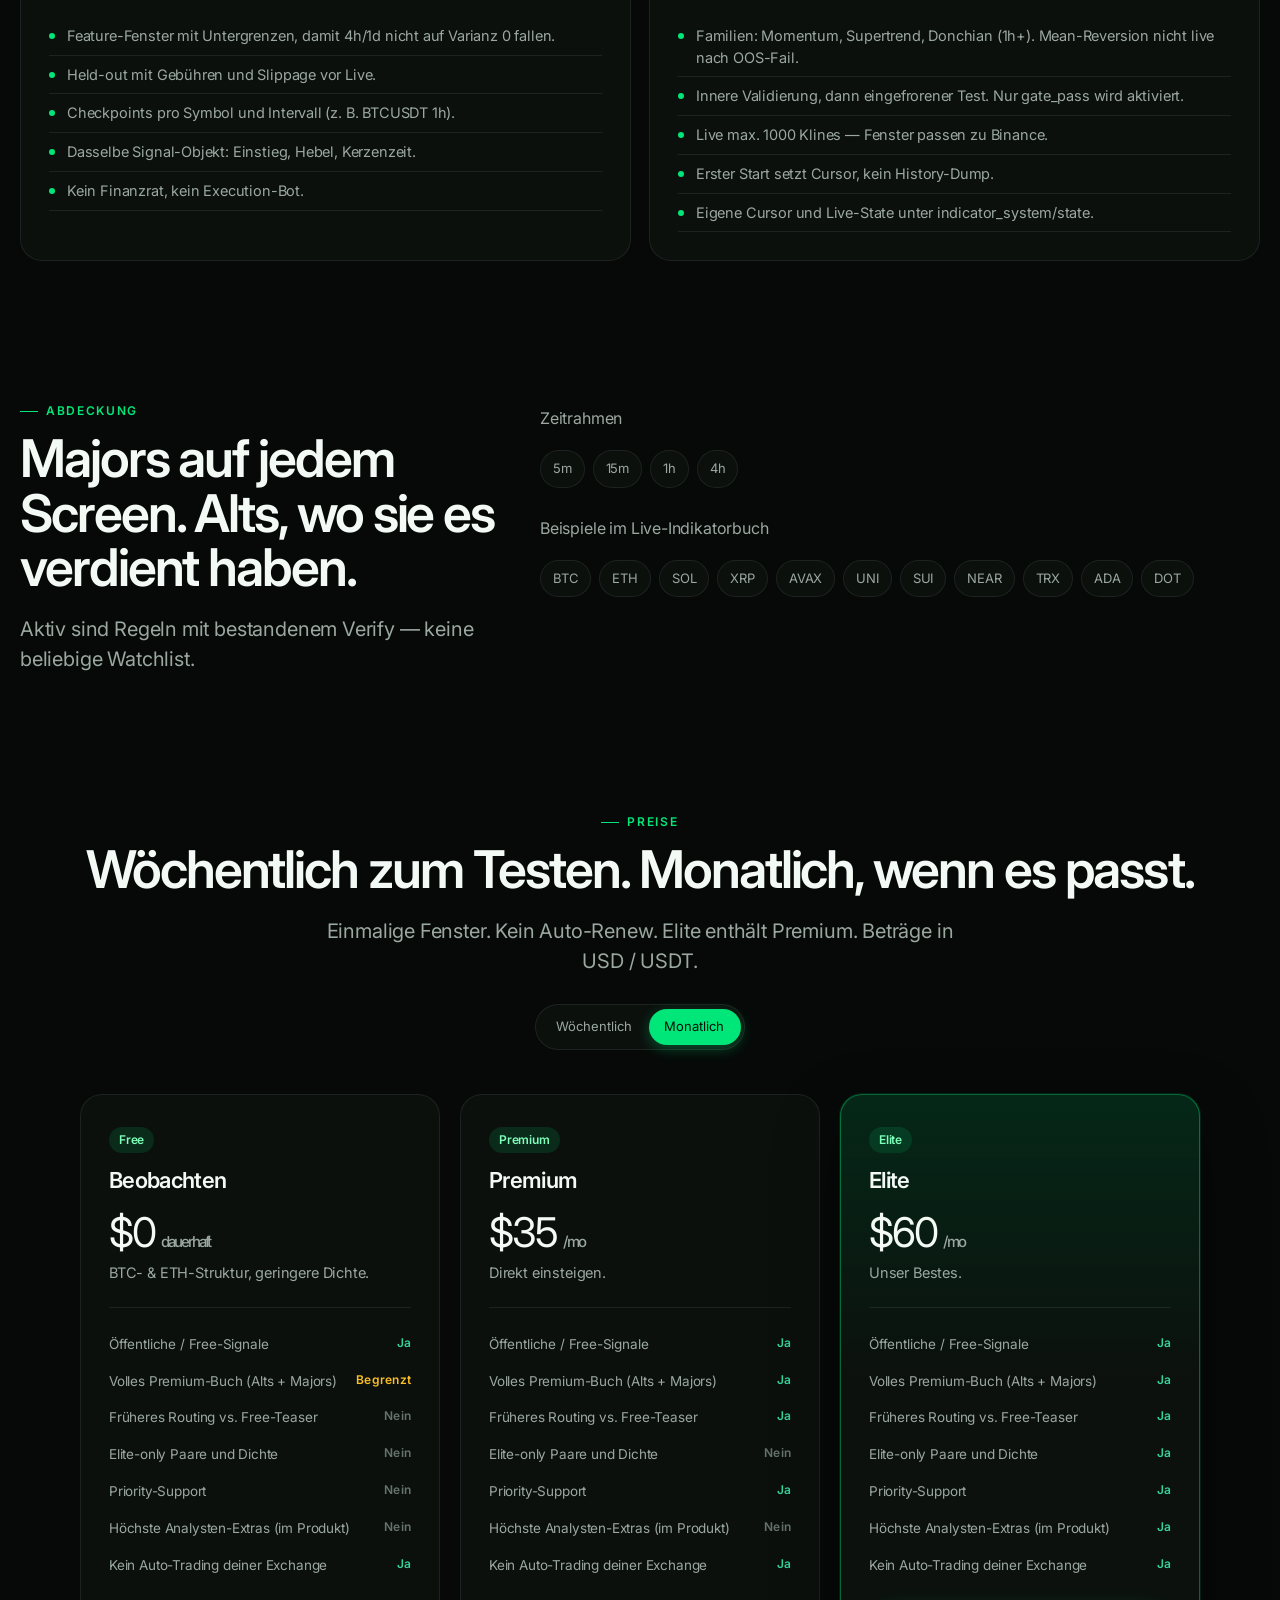
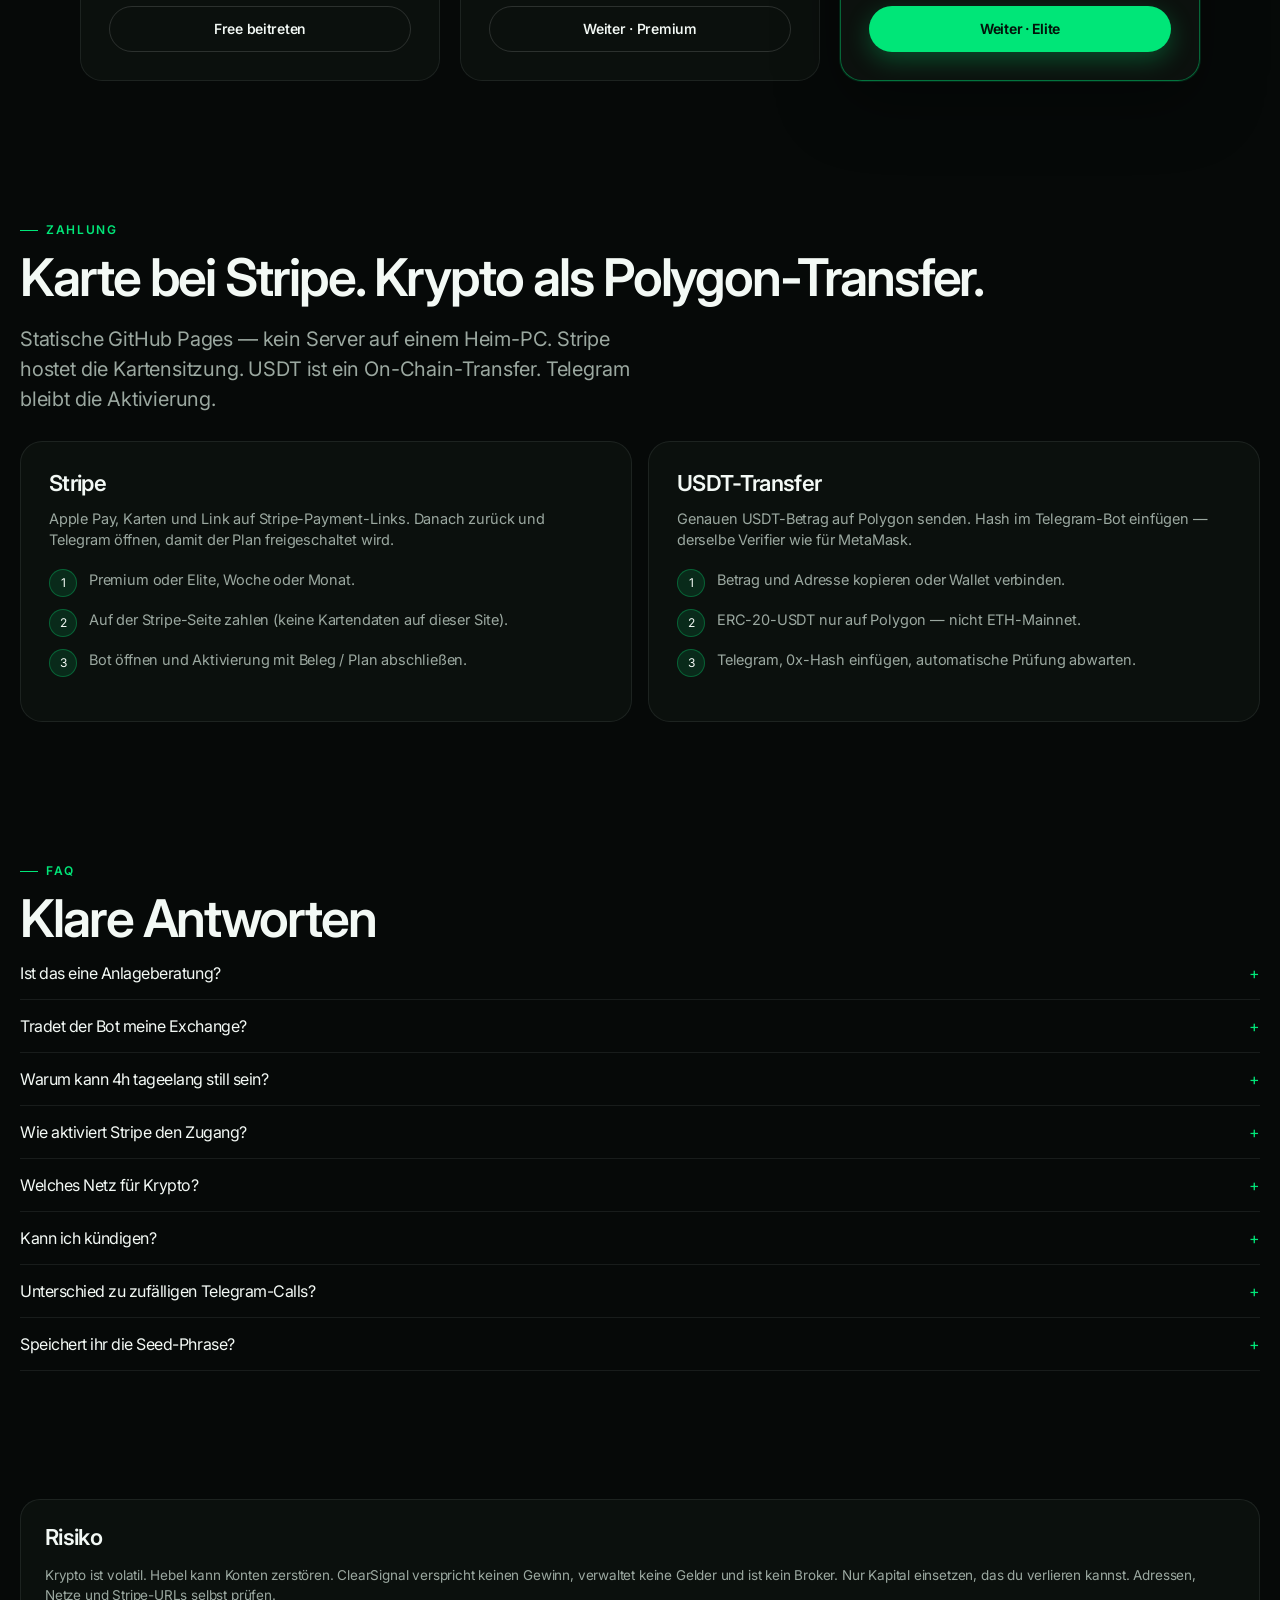
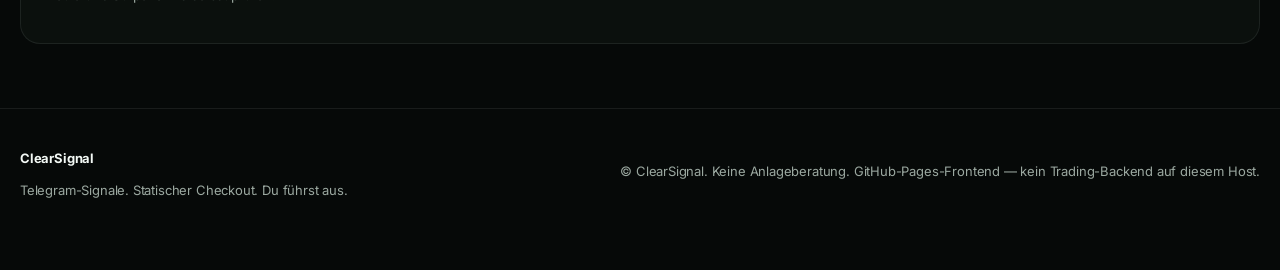
<file: de/index.html>
<!DOCTYPE html>
<html lang="de">
<head>
  <meta charset="utf-8">
  <meta name="viewport" content="width=device-width, initial-scale=1">
  <title>ClearSignal — Krypto-Trading-Signale auf Telegram</title>
  <meta name="description" content="ClearSignal liefert geprüfte Krypto-Signale auf Telegram. Zwei Engines (KI + Regeln), 5m bis 4h, vorgeschlagenes Hebel, Hold-until-opposite. Zahlung per Stripe oder USDT auf Polygon. Kein Auto-Trading.">
  <meta name="keywords" content="Krypto Signale, Telegram Trading Signale, BTC Signale, ETH Signale, USDT Polygon, Stripe Abo, ClearSignal">
  <meta name="author" content="ClearSignal">
  <meta name="robots" content="index,follow,max-image-preview:large">
  <meta name="theme-color" content="#0B0F19">
  <link rel="canonical" href="https://afrexk0.github.io/telegram-crypto-bot/de/">
  <link rel="alternate" hreflang="en" href="https://afrexk0.github.io/telegram-crypto-bot/">
  <link rel="alternate" hreflang="de" href="https://afrexk0.github.io/telegram-crypto-bot/de/">
  <link rel="alternate" hreflang="fr" href="https://afrexk0.github.io/telegram-crypto-bot/fr/">
  <link rel="alternate" hreflang="it" href="https://afrexk0.github.io/telegram-crypto-bot/it/">
  <link rel="alternate" hreflang="x-default" href="https://afrexk0.github.io/telegram-crypto-bot/">
  <meta property="og:type" content="website">
  <meta property="og:site_name" content="ClearSignal">
  <meta property="og:locale" content="de_DE">
  <meta property="og:title" content="ClearSignal — Krypto-Trading-Signale auf Telegram">
  <meta property="og:description" content="ClearSignal liefert geprüfte Krypto-Signale auf Telegram. Zwei Engines (KI + Regeln), 5m bis 4h, vorgeschlagenes Hebel, Hold-until-opposite. Zahlung per Stripe oder USDT auf Polygon. Kein Auto-Trading.">
  <meta property="og:url" content="https://afrexk0.github.io/telegram-crypto-bot/de/">
  <meta property="og:image" content="https://afrexk0.github.io/telegram-crypto-bot/assets/img/favicon.svg">
  <meta name="twitter:card" content="summary_large_image">
  <meta name="twitter:title" content="ClearSignal — Krypto-Trading-Signale auf Telegram">
  <meta name="twitter:description" content="ClearSignal liefert geprüfte Krypto-Signale auf Telegram. Zwei Engines (KI + Regeln), 5m bis 4h, vorgeschlagenes Hebel, Hold-until-opposite. Zahlung per Stripe oder USDT auf Polygon. Kein Auto-Trading.">
  <meta name="twitter:image" content="https://afrexk0.github.io/telegram-crypto-bot/assets/img/favicon.svg">
  <link rel="icon" href="../assets/img/favicon.svg" type="image/svg+xml">
  <link rel="preconnect" href="https://fonts.googleapis.com">
  <link rel="preconnect" href="https://fonts.gstatic.com" crossorigin>
  <link href="https://fonts.googleapis.com/css2?family=IBM+Plex+Mono:wght@400;500&family=Inter:wght@400;500;600;700&display=swap" rel="stylesheet">
  <link rel="stylesheet" href="../assets/css/site.css">
  <script>document.documentElement.classList.add("js");</script>
  <script type="application/ld+json">{"@context":"https://schema.org","@graph":[{"@type":"Organization","name":"ClearSignal","url":"https://afrexk0.github.io/telegram-crypto-bot/","logo":"https://afrexk0.github.io/telegram-crypto-bot/assets/img/favicon.svg","sameAs":["https://t.me/clearsignal_trading_bot","https://t.me/clearsignal_trading"]},{"@type":"WebSite","name":"ClearSignal","url":"https://afrexk0.github.io/telegram-crypto-bot/de/","inLanguage":"de","description":"ClearSignal liefert geprüfte Krypto-Signale auf Telegram. Zwei Engines (KI + Regeln), 5m bis 4h, vorgeschlagenes Hebel, Hold-until-opposite. Zahlung per Stripe oder USDT auf Polygon. Kein Auto-Trading."},{"@type":"SoftwareApplication","name":"ClearSignal","applicationCategory":"FinanceApplication","operatingSystem":"Telegram","offers":[{"@type":"Offer","name":"Premium monthly","price":"35","priceCurrency":"USD"},{"@type":"Offer","name":"Elite monthly","price":"60","priceCurrency":"USD"}]},{"@type":"FAQPage","mainEntity":[{"@type":"Question","name":"Ist das eine Anlageberatung?","acceptedAnswer":{"@type":"Answer","text":"Nein. Signale sind Marktkommentar. Fills, Risiko und Verluste liegen bei dir. Vergangenheit ist keine Prognose."}},{"@type":"Question","name":"Tradet der Bot meine Exchange?","acceptedAnswer":{"@type":"Answer","text":"Nein. Keine Exchange-API, kein Copy-Trading, keine Auszahlungsrechte. Orders legst du selbst."}},{"@type":"Question","name":"Warum kann 4h tageelang still sein?","acceptedAnswer":{"@type":"Answer","text":"Nur Richtungswechsel erzeugen Posts. Ein 4h-Trend kann viele Kerzen ohne Flip laufen. 15m und 1h sind häufiger, wenn aktiv."}},{"@type":"Question","name":"Wie aktiviert Stripe den Zugang?","acceptedAnswer":{"@type":"Answer","text":"Payment Links hostet Stripe. Nach Erfolg Thank-you-Seite, dann Telegram. Plane mitteilen, damit die Einladung kommt. Links in config.js — bis dahin USDT nutzen."}},{"@type":"Question","name":"Welches Netz für Krypto?","acceptedAnswer":{"@type":"Answer","text":"USDT auf Polygon (Chain-ID 137), Vertrag 0xc213…e8f, 6 Dezimalen. Andere Chains verifizieren nicht. Gas in POL."}},{"@type":"Question","name":"Kann ich kündigen?","acceptedAnswer":{"@type":"Answer","text":"Kein Auto-Abbuch. Zugang 7 oder 30 Tage nach Aktivierung. Danach einfach nicht verlängern."}},{"@type":"Question","name":"Unterschied zu zufälligen Telegram-Calls?","acceptedAnswer":{"@type":"Answer","text":"Indikatorregeln brauchen ein gehaltenes Profitabilitäts-Tor nach modellierten Gebühren. State pro Symbol+TF. Kein History-Dump beim Start."}},{"@type":"Question","name":"Speichert ihr die Seed-Phrase?","acceptedAnswer":{"@type":"Answer","text":"Nie. Wallet-Connect nur für USDT-Transfer. Keine Seeds, Keys oder Exchange-Passwörter."}}]}]}</script>
</head>
<body>
  <a class="skip" href="#main">Zum Inhalt</a>
  <div class="grain" aria-hidden="true"></div>
  <div class="orb orb-a" aria-hidden="true"></div>
  <div class="orb orb-b" aria-hidden="true"></div>

  <header class="nav">
    <div class="nav-inner">
      <a class="brand" href="../">
        <img src="../assets/img/favicon.svg" alt="">
        ClearSignal
      </a>
      <nav class="nav-links" aria-label="Hauptnavigation">
        <a href="#product">Produkt</a>
        <a href="#features">Funktionen</a>
        <a href="#pricing">Preise</a>
        <a href="#faq">FAQ</a>
      </nav>
      <div class="nav-cta">
        <details class="lang">
          <summary>DE</summary>
          <div class="lang-menu">
            <a href="../" class="">English</a>
            <a href="./" class="is-active">Deutsch</a>
            <a href="../fr/" class="">Français</a>
            <a href="../it/" class="">Italiano</a>
          </div>
        </details>
        <a class="btn btn-ghost" href="https://t.me/clearsignal_trading">Telegram öffnen</a>
        <a class="btn btn-primary" href="#pricing">Abonnieren</a>
        <button class="menu-btn" type="button" aria-label="Menü">☰</button>
      </div>
    </div>
  </header>

  <main id="main">
    <section class="hero">
      <div class="wrap hero-grid">
        <div>
          <p class="kicker reveal">Marktinfrastruktur in Telegram</p>
          <h1 class="reveal">Signale mit der<br>Ruhe einer Schlusskerze.<span>Die Kontrolle bleibt bei dir.</span></h1>
          <p class="lede reveal">ClearSignal sendet LONG- und SHORT-Ideen, wenn eine geprüfte Engine die Richtung wechselt. Vorgeschlagener Hebel, Signalkerze, halten bis zum Gegensignal. Karte über Stripe oder USDT auf Polygon. Nichts wird automatisch ausgeführt.</p>
          <div class="hero-actions reveal">
            <a class="btn btn-primary" href="#pricing">Pläne ansehen</a>
            <a class="btn btn-ghost" href="https://t.me/clearsignal_trading">Free-Kanal</a>
          </div>
          <div class="hero-meta reveal">
            <div><strong>5m–4h</strong>Zeitrahmen</div>
            <div><strong>USDT</strong>Polygon-Transfer</div>
            <div><strong>0 Auto</strong>Kein Bot auf deinem Konto</div>
          </div>
        </div>
        <aside class="device reveal" aria-label="Beispiel-Signalkarte">
          <div class="device-bar" aria-hidden="true"><i></i><i></i><i></i></div>
          <article class="signal">
            <div class="signal-head">
              <span class="pill pill-dim">ELITE SIGNAL</span>
              <span class="pill pill-long">LONG</span>
            </div>
            <h3>BTC/USDT (1h)</h3>
            <dl>
              <div><dt>Einstieg</dt><dd>78431.64</dd></div>
              <div><dt>Hebel-Vorschlag</dt><dd>8x</dd></div>
              <div><dt>Signalkerze</dt><dd>2026-08-30 21:00 UTC</dd></div>
              <div><dt>Lebenszyklus</dt><dd>Bis Gegensignal</dd></div>
            </dl>
          </article>
        </aside>
      </div>
    </section>

    <div class="marquee-wrap" aria-hidden="true">
      <div class="marquee">
        <span><b>BTC</b> · USDT</span><span><b>ETH</b> · USDT</span><span><b>SOL</b> · USDT</span>
        <span><b>XRP</b> · USDT</span><span><b>AVAX</b> · USDT</span><span><b>UNI</b> · USDT</span>
        <span><b>SUI</b> · USDT</span><span><b>NEAR</b> · USDT</span><span><b>TRX</b> · USDT</span>
        <span><b>ADA</b> · 5m</span><span><b>DOT</b> · 15m</span><span>4h · 1h · 15m · 5m</span>
        <span><b>BTC</b> · USDT</span><span><b>ETH</b> · USDT</span><span><b>SOL</b> · USDT</span>
        <span><b>XRP</b> · USDT</span><span><b>AVAX</b> · USDT</span><span><b>UNI</b> · USDT</span>
        <span><b>SUI</b> · USDT</span><span><b>NEAR</b> · USDT</span><span><b>TRX</b> · USDT</span>
        <span><b>ADA</b> · 5m</span><span><b>DOT</b> · 15m</span><span>4h · 1h · 15m · 5m</span>
      </div>
    </div>

    <section class="section" id="product">
      <div class="wrap split">
        <div class="reveal">
          <p class="kicker">Ablauf</p>
          <h2>Schluss. Flip. Nachricht.</h2>
          <p class="lede">Jedes aktivierte Paar und jeder Zeitrahmen läuft nur auf geschlossenen Kerzen. Wechselt die Live-Regel die Richtung, kommt ein Telegram-Signal. Gleiche Richtung bleibt still — kein Spam.</p>
        </div>
        <ol class="feature-grid" style="grid-template-columns:1fr 1fr">
          <li class="card reveal"><div class="icon">01</div><h3>Geschlossene Kerzen</h3><p>Offene Bars entfallen, damit Live und Backtest zusammenpassen. 5m, 15m, 1h und 4h haben eigene Takte.</p></li>
          <li class="card reveal"><div class="icon">02</div><h3>Richtungswechsel</h3><p>Long oder Short bis zum Gegensignal. CLOSE enthält das Hebel-Ergebnis zum Vorschlagshebel, danach die neue Seite.</p></li>
          <li class="card reveal"><div class="icon">03</div><h3>Gestufte Kanäle</h3><p>BTC und ETH an Free, Premium und Elite. Alts an Premium und Elite; Free erhält einen Teaser, nicht den Einstieg.</p></li>
          <li class="card reveal"><div class="icon">04</div><h3>Du führst aus</h3><p>Einstieg, Hebelvorschlag und Kerzenzeit stehen in der Nachricht. Keine API-Keys. Kein Exchange-Login.</p></li>
        </ol>
      </div>
    </section>

    <section class="section" id="features">
      <div class="wrap">
        <div class="reveal">
          <p class="kicker">Funktionen</p>
          <h2>Gebaut wie Infrastruktur, nicht wie ein Hype-Feed.</h2>
          <p class="lede">Jede Live-Regel ist nach Gebühren und Slippage auf gehaltenen Testdaten geprüft. Eine Sprache: halten bis zum Gegensignal.</p>
        </div>
        <div class="feature-grid" style="margin-top:36px">
          <article class="card reveal"><div class="icon">⟳</div><h3>Halten bis Gegensignal</h3><p>Eine offene Idee pro Symbol und Zeitrahmen. Die nächste Nachricht ist eine echte Umkehr.</p></article>
          <article class="card reveal"><div class="icon">×</div><h3>Vorgeschlagener Hebel</h3><p>Aus ATR% und Stopp-Abstand, gerundet auf 2–50× — die Größe folgt der Volatilität.</p></article>
          <article class="card reveal"><div class="icon">◈</div><h3>Zwei Engines</h3><p>LSTM-Pfad für freigegebene KI-Produktion plus regelbasiertes System (Momentum, Supertrend, Donchian) mit eingefrorenen Parametern.</p></article>
          <article class="card reveal"><div class="icon">⏱</div><h3>Mehrere Zeitrahmen</h3><p>5m und 15m für Tempo, 1h und 4h für Struktur. Lookbacks skalieren mit Balkenlänge und Tagesvol.</p></article>
          <article class="card reveal"><div class="icon">◎</div><h3>Liquides USDT-Universum</h3><p>Majors zuerst, dann liquide Alts nach 24h-Volumen. Stables, Hebel-Token und Gold-Wrapper draußen.</p></article>
          <article class="card reveal"><div class="icon">▣</div><h3>Kanalarchitektur</h3><p>Free / Premium / Elite. Untere Stufen können Teaser erhalten, wenn sie nicht auf der Zielliste stehen.</p></article>
          <article class="card reveal"><div class="icon">⌘</div><h3>Close + PnL</h3><p>Beim Flip: CLOSE NOW mit Einstieg, Exit, Hebel, WIN/LOSS auf diesem Hebel und Spot-Move.</p></article>
          <article class="card reveal"><div class="icon">✓</div><h3>Out-of-sample-Tor</h3><p>Parameter nur auf Train/Inner-Val. Live nur bei bestandener gehaltenen Prüfung (Erwartungswert, PF, Drawdown, Folds).</p></article>
          <article class="card reveal"><div class="icon">⬡</div><h3>Gebührenbewusst</h3><p>0,26 % Round-Trip im Backtest. Momentum braucht Bewegung gegen Vol plus Gebührenboden.</p></article>
          <article class="card reveal"><div class="icon">◻</div><h3>Kein Auto-Abo</h3><p>Fenster von 7 oder 30 Tagen. Danach endet der Zugang. Verlängern ist freiwillig.</p></article>
          <article class="card reveal"><div class="icon">₿</div><h3>Stripe oder USDT</h3><p>Karte über Stripe Payment Links oder USDT-Transfer auf Polygon. Aktivierung in Telegram mit Tx-Hash.</p></article>
          <article class="card reveal"><div class="icon">✉</div><h3>Telegram-nativ</h3><p>Die Website ist das Schaufenster. Lieferung, Einladungen und Support bleiben in Telegram.</p></article>
        </div>
      </div>
    </section>

    <section class="section" id="engines">
      <div class="wrap">
        <div class="reveal">
          <p class="kicker">Zwei Systeme, ein Format</p>
          <h2>KI wo sie freigegeben ist. Regeln wo sie das Tor schaffen.</h2>
          <p class="lede">Die Posts sehen absichtlich gleich aus. State ist getrennt, damit sich die Engines nicht überschreiben.</p>
        </div>
        <div class="engines" style="margin-top:36px">
          <article class="card engine reveal">
            <p class="kicker">LSTM</p>
            <h3>Neuraler Pfad</h3>
            <p class="muted">Sequenzmodelle auf OHLCV-Features. Nur profitable, freigegebene Checkpoints dürfen live — Fehl-Läufe überschreiben Produktion nicht.</p>
            <ul>
              <li>Feature-Fenster mit Untergrenzen, damit 4h/1d nicht auf Varianz 0 fallen.</li>
              <li>Held-out mit Gebühren und Slippage vor Live.</li>
              <li>Checkpoints pro Symbol und Intervall (z. B. BTCUSDT 1h).</li>
              <li>Dasselbe Signal-Objekt: Einstieg, Hebel, Kerzenzeit.</li>
              <li>Kein Finanzrat, kein Execution-Bot.</li>
            </ul>
          </article>
          <article class="card engine reveal">
            <p class="kicker">Rules</p>
            <h3>Indikator-Pfad</h3>
            <p class="muted">Lookbacks in Marktzeit (~6h–12d), ATR-Böden je Serie, Supertrend-Breite aus Vol, Donchian auf langsameren Bars.</p>
            <ul>
              <li>Familien: Momentum, Supertrend, Donchian (1h+). Mean-Reversion nicht live nach OOS-Fail.</li>
              <li>Innere Validierung, dann eingefrorener Test. Nur gate_pass wird aktiviert.</li>
              <li>Live max. 1000 Klines — Fenster passen zu Binance.</li>
              <li>Erster Start setzt Cursor, kein History-Dump.</li>
              <li>Eigene Cursor und Live-State unter indicator_system/state.</li>
            </ul>
          </article>
        </div>
      </div>
    </section>

    <section class="section" id="coverage">
      <div class="wrap split">
        <div class="reveal">
          <p class="kicker">Abdeckung</p>
          <h2>Majors auf jedem Screen. Alts, wo sie es verdient haben.</h2>
          <p class="lede">Aktiv sind Regeln mit bestandenem Verify — keine beliebige Watchlist.</p>
        </div>
        <div class="reveal">
          <p class="muted">Zeitrahmen</p>
          <div class="pills">
            <span class="chip">5m</span><span class="chip">15m</span>
            <span class="chip">1h</span><span class="chip">4h</span>
          </div>
          <p class="muted" style="margin-top:28px">Beispiele im Live-Indikatorbuch</p>
          <div class="pills">
            <span class="chip">BTC</span><span class="chip">ETH</span><span class="chip">SOL</span>
            <span class="chip">XRP</span><span class="chip">AVAX</span><span class="chip">UNI</span>
            <span class="chip">SUI</span><span class="chip">NEAR</span><span class="chip">TRX</span>
            <span class="chip">ADA</span><span class="chip">DOT</span>
          </div>
        </div>
      </div>
    </section>

    <section class="section" id="pricing">
      <div class="wrap">
        <div class="pricing-intro reveal">
          <p class="kicker">Preise</p>
          <h2>Wöchentlich zum Testen. Monatlich, wenn es passt.</h2>
          <p class="lede">Einmalige Fenster. Kein Auto-Renew. Elite enthält Premium. Beträge in USD / USDT.</p>
        </div>
        <div class="billing reveal" role="tablist" aria-label="Abrechnungszeitraum">
          <button type="button" data-billing="week">Wöchentlich</button>
          <button type="button" data-billing="month" class="is-on">Monatlich</button>
        </div>
        <p class="muted pricing-save" data-save>Monatlich ist der bessere Satz.</p>
        <div class="price-grid">
          <article class="card price reveal">
            <span class="pill pill-dim">Free</span>
            <h3>Beobachten</h3>
            <div class="amount">$0<small> dauerhaft</small></div>
            <p class="muted">BTC- &amp; ETH-Struktur, geringere Dichte.</p>
            <ul class="matrix">
              <li data-state="yes"><span>Öffentliche / Free-Signale</span><em>Ja</em></li>
              <li data-state="lim"><span>Volles Premium-Buch (Alts + Majors)</span><em>Begrenzt</em></li>
              <li data-state="no"><span>Früheres Routing vs. Free-Teaser</span><em>Nein</em></li>
              <li data-state="no"><span>Elite-only Paare und Dichte</span><em>Nein</em></li>
              <li data-state="no"><span>Priority-Support</span><em>Nein</em></li>
              <li data-state="no"><span>Höchste Analysten-Extras (im Produkt)</span><em>Nein</em></li>
              <li data-state="yes"><span>Kein Auto-Trading deiner Exchange</span><em>Ja</em></li>
            </ul>
            <a class="btn btn-ghost btn-wide" href="https://t.me/clearsignal_trading">Free beitreten</a>
          </article>
          <article class="card price reveal">
            <span class="pill pill-dim">Premium</span>
            <h3>Premium</h3>
            <div class="amount" data-price-week="12" data-price-month="35">$35<small> /mo</small></div>
            <p class="muted">Direkt einsteigen.</p>
            <ul class="matrix">
              <li data-state="yes"><span>Öffentliche / Free-Signale</span><em>Ja</em></li>
              <li data-state="yes"><span>Volles Premium-Buch (Alts + Majors)</span><em>Ja</em></li>
              <li data-state="yes"><span>Früheres Routing vs. Free-Teaser</span><em>Ja</em></li>
              <li data-state="no"><span>Elite-only Paare und Dichte</span><em>Nein</em></li>
              <li data-state="yes"><span>Priority-Support</span><em>Ja</em></li>
              <li data-state="no"><span>Höchste Analysten-Extras (im Produkt)</span><em>Nein</em></li>
              <li data-state="yes"><span>Kein Auto-Trading deiner Exchange</span><em>Ja</em></li>
            </ul>
            <button class="btn btn-ghost btn-wide" type="button" data-plan-tier="premium" data-plan="PREMIUM_MONTH">Weiter · Premium</button>
          </article>
          <article class="card price featured reveal">
            <span class="pill pill-elite">Elite</span>
            <h3>Elite</h3>
            <div class="amount" data-price-week="20" data-price-month="60">$60<small> /mo</small></div>
            <p class="muted">Unser Bestes.</p>
            <ul class="matrix">
              <li data-state="yes"><span>Öffentliche / Free-Signale</span><em>Ja</em></li>
              <li data-state="yes"><span>Volles Premium-Buch (Alts + Majors)</span><em>Ja</em></li>
              <li data-state="yes"><span>Früheres Routing vs. Free-Teaser</span><em>Ja</em></li>
              <li data-state="yes"><span>Elite-only Paare und Dichte</span><em>Ja</em></li>
              <li data-state="yes"><span>Priority-Support</span><em>Ja</em></li>
              <li data-state="yes"><span>Höchste Analysten-Extras (im Produkt)</span><em>Ja</em></li>
              <li data-state="yes"><span>Kein Auto-Trading deiner Exchange</span><em>Ja</em></li>
            </ul>
            <button class="btn btn-primary btn-wide" type="button" data-plan-tier="elite" data-plan="ELITE_MONTH">Weiter · Elite</button>
          </article>
        </div>
      </div>
    </section>

    <section class="section" id="pay">
      <div class="wrap">
        <div class="reveal">
          <p class="kicker">Zahlung</p>
          <h2>Karte bei Stripe. Krypto als Polygon-Transfer.</h2>
          <p class="lede">Statische GitHub Pages — kein Server auf einem Heim-PC. Stripe hostet die Kartensitzung. USDT ist ein On-Chain-Transfer. Telegram bleibt die Aktivierung.</p>
        </div>
        <div class="pay-methods" style="margin-top:28px">
          <article class="card reveal">
            <h3>Stripe</h3>
            <p class="muted">Apple Pay, Karten und Link auf Stripe-Payment-Links. Danach zurück und Telegram öffnen, damit der Plan freigeschaltet wird.</p>
            <ol class="steps">
              <li>Premium oder Elite, Woche oder Monat.</li>
              <li>Auf der Stripe-Seite zahlen (keine Kartendaten auf dieser Site).</li>
              <li>Bot öffnen und Aktivierung mit Beleg / Plan abschließen.</li>
            </ol>
          </article>
          <article class="card reveal">
            <h3>USDT-Transfer</h3>
            <p class="muted">Genauen USDT-Betrag auf Polygon senden. Hash im Telegram-Bot einfügen — derselbe Verifier wie für MetaMask.</p>
            <ol class="steps">
              <li>Betrag und Adresse kopieren oder Wallet verbinden.</li>
              <li>ERC-20-USDT nur auf Polygon — nicht ETH-Mainnet.</li>
              <li>Telegram, 0x-Hash einfügen, automatische Prüfung abwarten.</li>
            </ol>
          </article>
        </div>
      </div>
    </section>

    <section class="section" id="faq">
      <div class="wrap faq">
        <div class="reveal">
          <p class="kicker">FAQ</p>
          <h2>Klare Antworten</h2>
        </div>
        <details class="reveal">
          <summary>Ist das eine Anlageberatung?</summary>
          <div class="faq-body"><div class="faq-body-inner"><p>Nein. Signale sind Marktkommentar. Fills, Risiko und Verluste liegen bei dir. Vergangenheit ist keine Prognose.</p></div></div>
        </details>
        <details class="reveal">
          <summary>Tradet der Bot meine Exchange?</summary>
          <div class="faq-body"><div class="faq-body-inner"><p>Nein. Keine Exchange-API, kein Copy-Trading, keine Auszahlungsrechte. Orders legst du selbst.</p></div></div>
        </details>
        <details class="reveal">
          <summary>Warum kann 4h tageelang still sein?</summary>
          <div class="faq-body"><div class="faq-body-inner"><p>Nur Richtungswechsel erzeugen Posts. Ein 4h-Trend kann viele Kerzen ohne Flip laufen. 15m und 1h sind häufiger, wenn aktiv.</p></div></div>
        </details>
        <details class="reveal">
          <summary>Wie aktiviert Stripe den Zugang?</summary>
          <div class="faq-body"><div class="faq-body-inner"><p>Payment Links hostet Stripe. Nach Erfolg Thank-you-Seite, dann Telegram. Plane mitteilen, damit die Einladung kommt. Links in config.js — bis dahin USDT nutzen.</p></div></div>
        </details>
        <details class="reveal">
          <summary>Welches Netz für Krypto?</summary>
          <div class="faq-body"><div class="faq-body-inner"><p>USDT auf Polygon (Chain-ID 137), Vertrag 0xc213…e8f, 6 Dezimalen. Andere Chains verifizieren nicht. Gas in POL.</p></div></div>
        </details>
        <details class="reveal">
          <summary>Kann ich kündigen?</summary>
          <div class="faq-body"><div class="faq-body-inner"><p>Kein Auto-Abbuch. Zugang 7 oder 30 Tage nach Aktivierung. Danach einfach nicht verlängern.</p></div></div>
        </details>
        <details class="reveal">
          <summary>Unterschied zu zufälligen Telegram-Calls?</summary>
          <div class="faq-body"><div class="faq-body-inner"><p>Indikatorregeln brauchen ein gehaltenes Profitabilitäts-Tor nach modellierten Gebühren. State pro Symbol+TF. Kein History-Dump beim Start.</p></div></div>
        </details>
        <details class="reveal">
          <summary>Speichert ihr die Seed-Phrase?</summary>
          <div class="faq-body"><div class="faq-body-inner"><p>Nie. Wallet-Connect nur für USDT-Transfer. Keine Seeds, Keys oder Exchange-Passwörter.</p></div></div>
        </details>
      </div>
    </section>

    <section class="section">
      <div class="wrap">
        <div class="risk">
          <h3>Risiko</h3>
          <p>Krypto ist volatil. Hebel kann Konten zerstören. ClearSignal verspricht keinen Gewinn, verwaltet keine Gelder und ist kein Broker. Nur Kapital einsetzen, das du verlieren kannst. Adressen, Netze und Stripe-URLs selbst prüfen.</p>
        </div>
      </div>
    </section>
  </main>

  <footer>
    <div class="wrap foot">
      <div>
        <strong style="color:var(--text)">ClearSignal</strong>
        <p>Telegram-Signale. Statischer Checkout. Du führst aus.</p>
      </div>
      <p>© ClearSignal. Keine Anlageberatung. GitHub-Pages-Frontend — kein Trading-Backend auf diesem Host.</p>
    </div>
  </footer>

  <div id="checkout" class="modal" hidden>
    <div class="sheet" role="dialog" aria-modal="true" aria-labelledby="checkout-title">
      <header>
        <div>
          <h3 id="checkout-title">Checkout</h3>
          <p class="muted" id="checkout-sub"></p>
        </div>
        <button class="close" type="button" data-close-modal aria-label="Schließen">×</button>
      </header>
      <div class="pay-grid">
        <button class="pay-opt" id="pay-stripe" type="button">
          <div><strong>Karte · Stripe</strong><div class="muted">Apple Pay, Karten, Link</div></div>
          <span>→</span>
        </button>
        <button class="pay-opt" id="pay-crypto" type="button">
          <div><strong>USDT · Polygon-Transfer</strong><div class="muted">Exakter Betrag, dann in Telegram aktivieren</div></div>
          <span>→</span>
        </button>
      </div>
      <div class="crypto-box" id="crypto-box">
        <p class="muted">Exakten Betrag senden. Falsches Netz oder Betrag wird nicht erkannt.</p>
        <div class="copy-row"><span class="muted">Netz</span><code id="pay-network"></code></div>
        <div class="copy-row"><span class="muted">Betrag</span><code id="pay-amount"></code><button type="button" data-copy="#pay-amount">Kopieren</button></div>
        <div class="copy-row"><span class="muted">Adresse</span><code id="pay-address"></code><button type="button" data-copy="#pay-address">Kopieren</button></div>
        <div class="hero-actions" style="margin-top:14px">
          <button class="btn btn-primary" id="pay-metamask" type="button">Mit Wallet senden</button>
          <button class="btn btn-ghost" id="pay-telegram" type="button">Telegram öffnen</button>
        </div>
        <p id="pay-hash" hidden class="copy-row"><code></code><a target="_blank" rel="noopener">explorer</a></p>
        <p class="status" id="pay-status"></p>
      </div>
    </div>
  </div>
  <div id="toast" class="toast" role="status"></div>

  <script>window.CS_I18N = {"pay": {"title": "Checkout", "close": "Schließen", "sub": "{amount} USDT · {days} Tage Zugang", "card": "Karte · Stripe", "cardHint": "Apple Pay, Karten, Link", "cardSoon": "Payment Links in config.js eintragen", "crypto": "USDT · Polygon-Transfer", "cryptoHint": "Exakter Betrag, dann in Telegram aktivieren", "exact": "Exakten Betrag senden. Falsches Netz oder Betrag wird nicht erkannt.", "network": "Netz", "amount": "Betrag", "address": "Adresse", "copy": "Kopieren", "wallet": "Mit Wallet senden", "telegram": "Telegram öffnen", "copied": "Kopiert", "noStripe": "Stripe-Links fehlen noch. USDT nutzen oder Telegram öffnen.", "noWallet": "Keine Wallet. Adresse kopieren oder MetaMask installieren.", "connecting": "Wallet wird verbunden…", "confirm": "USDT-Transfer bestätigen…", "sent": "Gesendet. Hash in Telegram einfügen: ", "rejected": "Transaktion abgebrochen."}, "plans": {"PREMIUM_WEEK": {"name": "Premium · Wöchentlich"}, "PREMIUM_MONTH": {"name": "Premium · Monatlich"}, "ELITE_WEEK": {"name": "Elite · Wöchentlich"}, "ELITE_MONTH": {"name": "Elite · Monatlich"}}};</script>
  <script src="../assets/js/config.js"></script>
  <script src="../assets/js/site.js"></script>
  <script src="../assets/js/pay.js"></script>
</body>
</html>
</file>
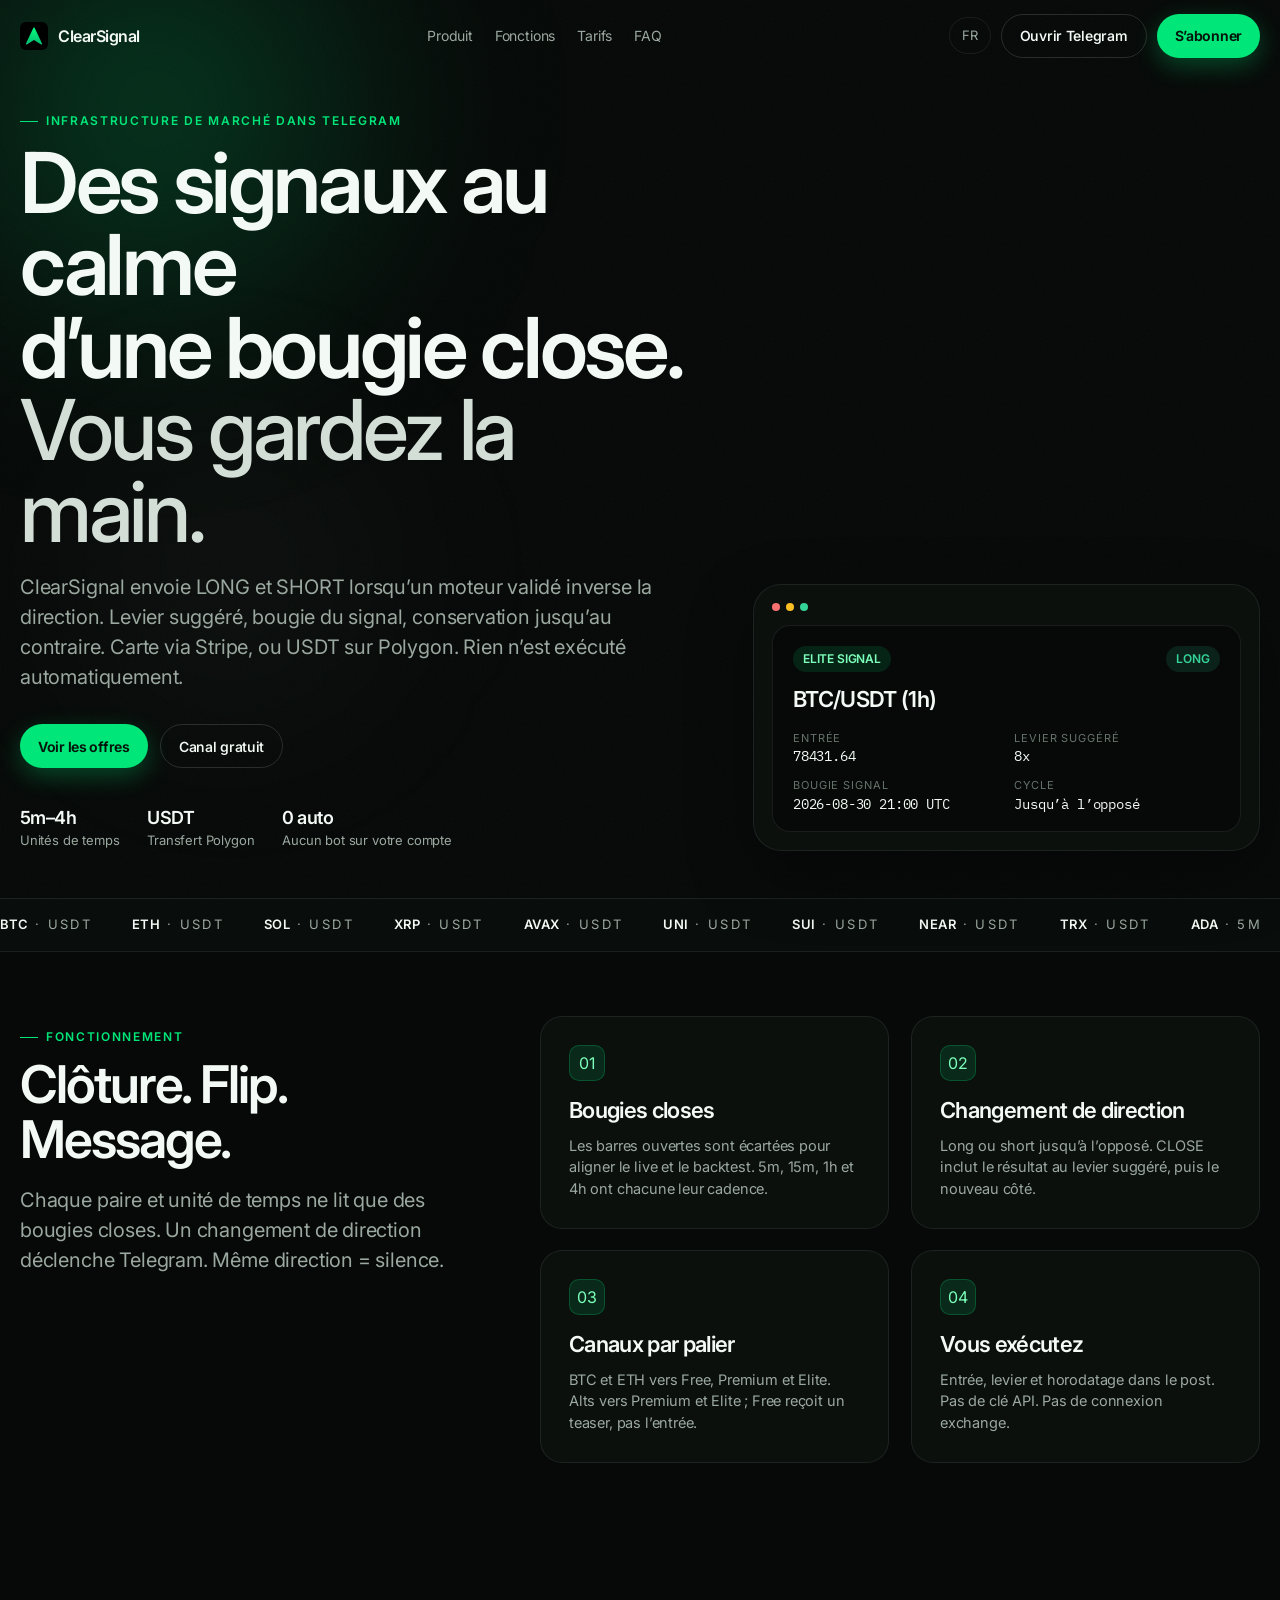
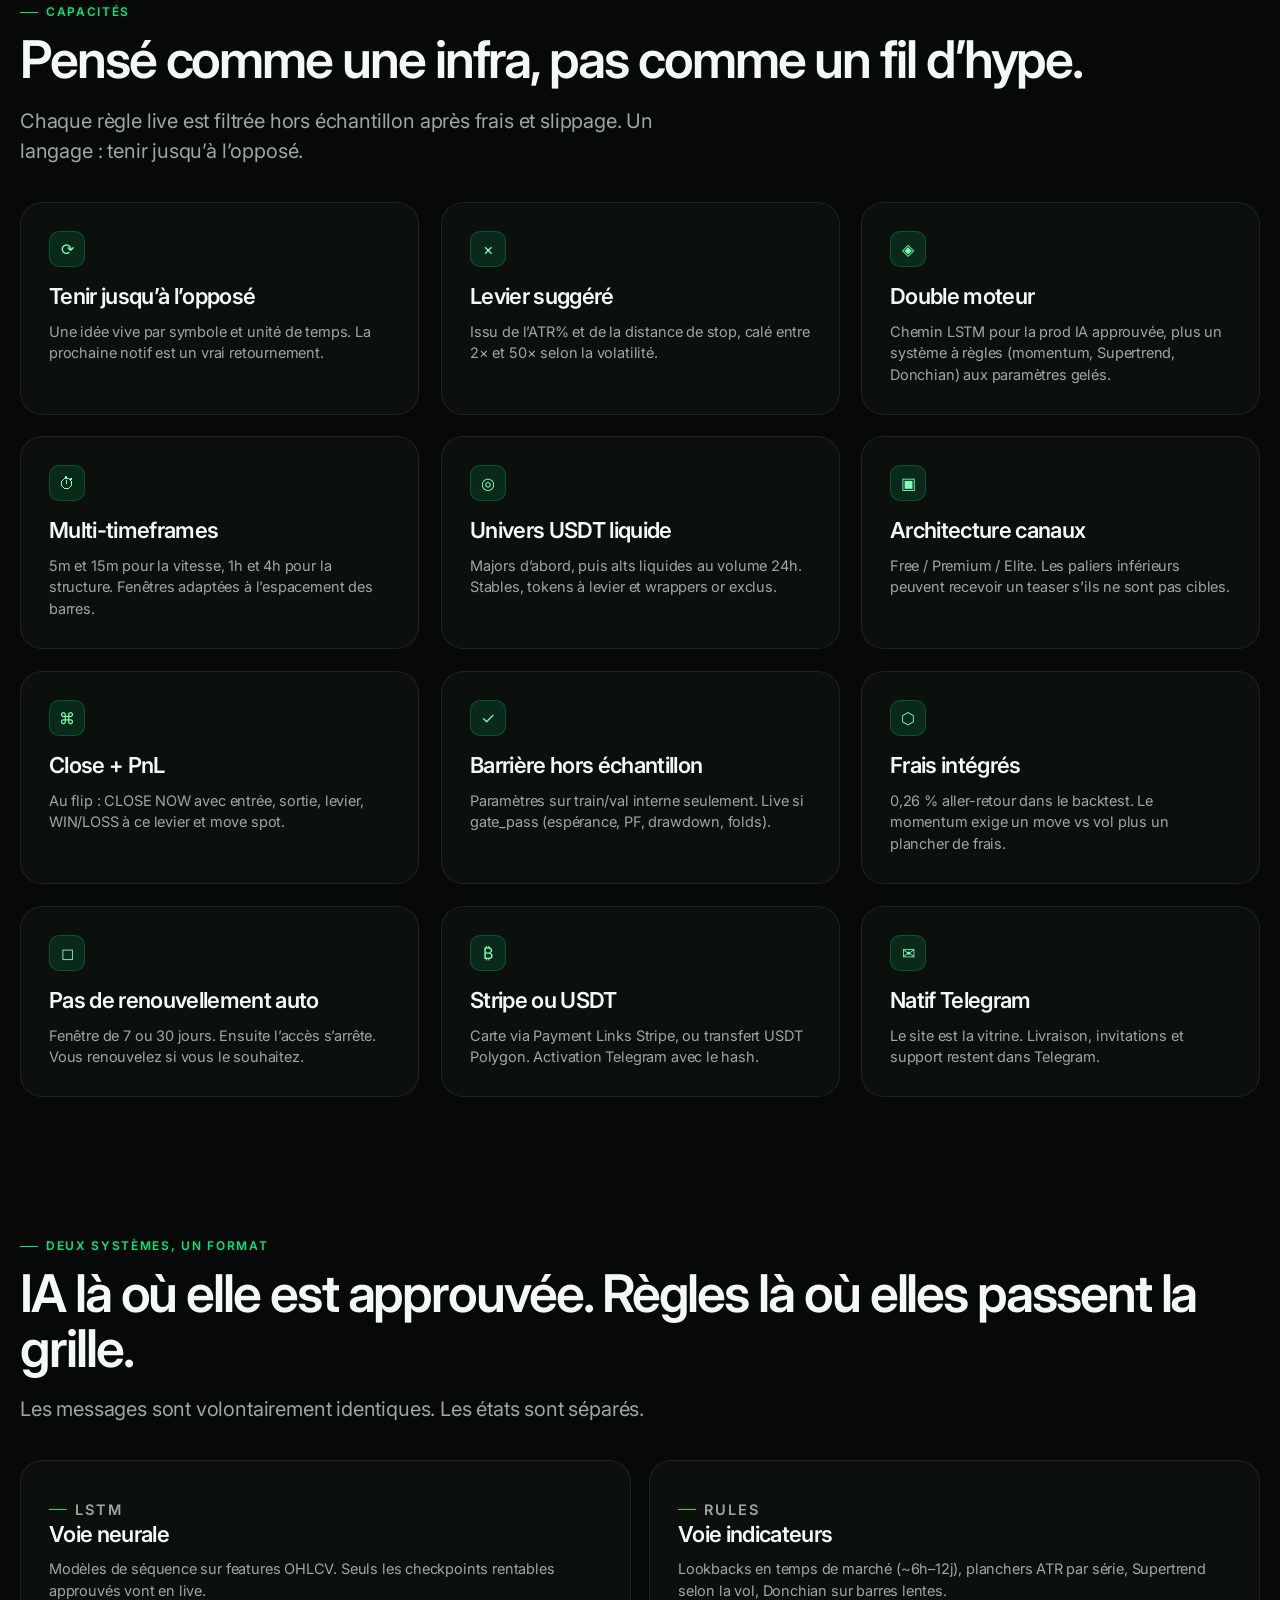
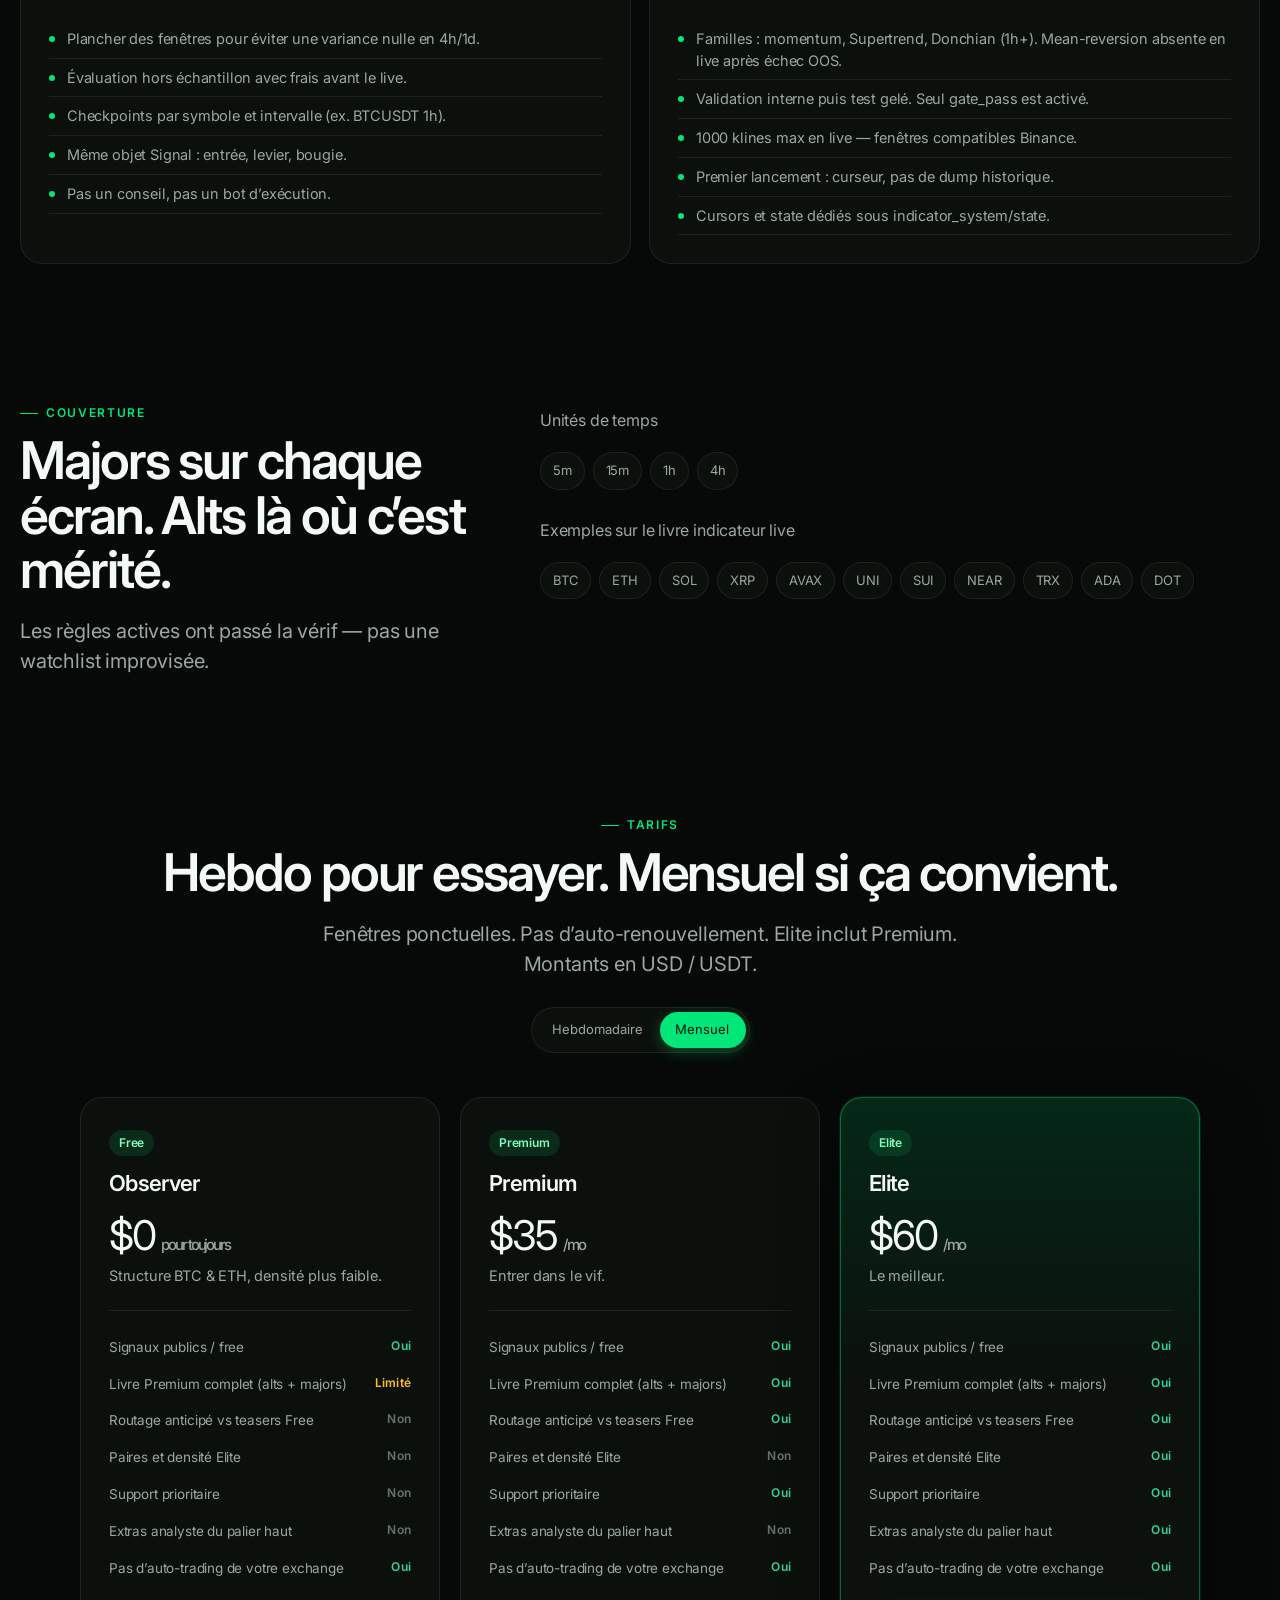
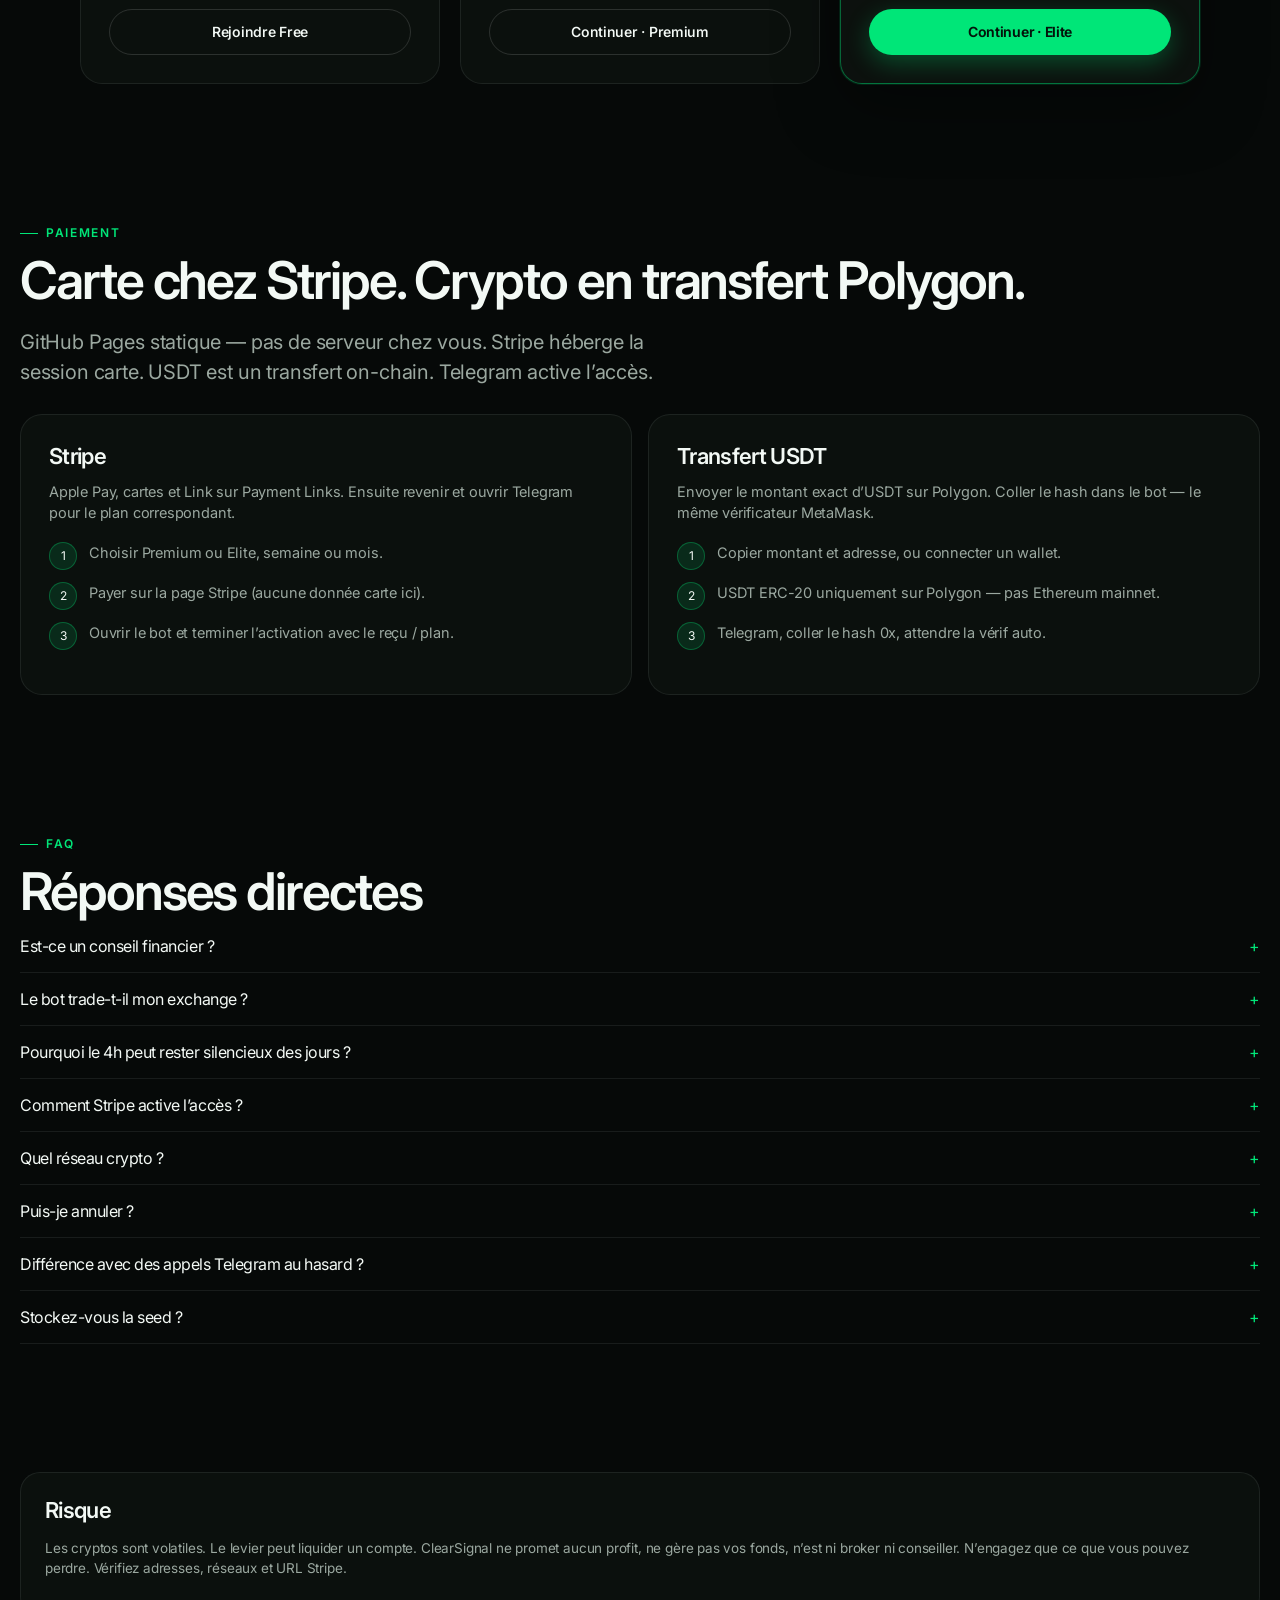
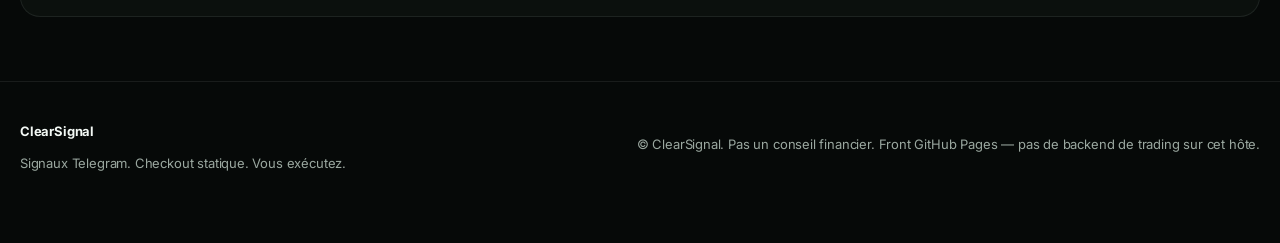
<file: fr/index.html>
<!DOCTYPE html>
<html lang="fr">
<head>
  <meta charset="utf-8">
  <meta name="viewport" content="width=device-width, initial-scale=1">
  <title>ClearSignal — Signaux crypto sur Telegram</title>
  <meta name="description" content="ClearSignal publie des signaux crypto vérifiés sur Telegram. Deux moteurs (IA + règles), 5m à 4h, levier suggéré, hold-until-opposite. Paiement Stripe ou USDT sur Polygon. Pas d’auto-trading.">
  <meta name="keywords" content="signaux crypto, signaux Telegram, BTC, ETH, USDT Polygon, abonnement Stripe, ClearSignal">
  <meta name="author" content="ClearSignal">
  <meta name="robots" content="index,follow,max-image-preview:large">
  <meta name="theme-color" content="#0B0F19">
  <link rel="canonical" href="https://afrexk0.github.io/telegram-crypto-bot/fr/">
  <link rel="alternate" hreflang="en" href="https://afrexk0.github.io/telegram-crypto-bot/">
  <link rel="alternate" hreflang="de" href="https://afrexk0.github.io/telegram-crypto-bot/de/">
  <link rel="alternate" hreflang="fr" href="https://afrexk0.github.io/telegram-crypto-bot/fr/">
  <link rel="alternate" hreflang="it" href="https://afrexk0.github.io/telegram-crypto-bot/it/">
  <link rel="alternate" hreflang="x-default" href="https://afrexk0.github.io/telegram-crypto-bot/">
  <meta property="og:type" content="website">
  <meta property="og:site_name" content="ClearSignal">
  <meta property="og:locale" content="fr_FR">
  <meta property="og:title" content="ClearSignal — Signaux crypto sur Telegram">
  <meta property="og:description" content="ClearSignal publie des signaux crypto vérifiés sur Telegram. Deux moteurs (IA + règles), 5m à 4h, levier suggéré, hold-until-opposite. Paiement Stripe ou USDT sur Polygon. Pas d’auto-trading.">
  <meta property="og:url" content="https://afrexk0.github.io/telegram-crypto-bot/fr/">
  <meta property="og:image" content="https://afrexk0.github.io/telegram-crypto-bot/assets/img/favicon.svg">
  <meta name="twitter:card" content="summary_large_image">
  <meta name="twitter:title" content="ClearSignal — Signaux crypto sur Telegram">
  <meta name="twitter:description" content="ClearSignal publie des signaux crypto vérifiés sur Telegram. Deux moteurs (IA + règles), 5m à 4h, levier suggéré, hold-until-opposite. Paiement Stripe ou USDT sur Polygon. Pas d’auto-trading.">
  <meta name="twitter:image" content="https://afrexk0.github.io/telegram-crypto-bot/assets/img/favicon.svg">
  <link rel="icon" href="../assets/img/favicon.svg" type="image/svg+xml">
  <link rel="preconnect" href="https://fonts.googleapis.com">
  <link rel="preconnect" href="https://fonts.gstatic.com" crossorigin>
  <link href="https://fonts.googleapis.com/css2?family=IBM+Plex+Mono:wght@400;500&family=Inter:wght@400;500;600;700&display=swap" rel="stylesheet">
  <link rel="stylesheet" href="../assets/css/site.css">
  <script>document.documentElement.classList.add("js");</script>
  <script type="application/ld+json">{"@context":"https://schema.org","@graph":[{"@type":"Organization","name":"ClearSignal","url":"https://afrexk0.github.io/telegram-crypto-bot/","logo":"https://afrexk0.github.io/telegram-crypto-bot/assets/img/favicon.svg","sameAs":["https://t.me/clearsignal_trading_bot","https://t.me/clearsignal_trading"]},{"@type":"WebSite","name":"ClearSignal","url":"https://afrexk0.github.io/telegram-crypto-bot/fr/","inLanguage":"fr","description":"ClearSignal publie des signaux crypto vérifiés sur Telegram. Deux moteurs (IA + règles), 5m à 4h, levier suggéré, hold-until-opposite. Paiement Stripe ou USDT sur Polygon. Pas d’auto-trading."},{"@type":"SoftwareApplication","name":"ClearSignal","applicationCategory":"FinanceApplication","operatingSystem":"Telegram","offers":[{"@type":"Offer","name":"Premium monthly","price":"35","priceCurrency":"USD"},{"@type":"Offer","name":"Elite monthly","price":"60","priceCurrency":"USD"}]},{"@type":"FAQPage","mainEntity":[{"@type":"Question","name":"Est-ce un conseil financier ?","acceptedAnswer":{"@type":"Answer","text":"Non. Commentaire de marché éducatif. Vous assumez fills, risque et pertes. Le passé ne prédit pas l’avenir."}},{"@type":"Question","name":"Le bot trade-t-il mon exchange ?","acceptedAnswer":{"@type":"Answer","text":"Non. Pas d’API exchange, pas de copy trading, pas de droit de retrait. Vous passez les ordres."}},{"@type":"Question","name":"Pourquoi le 4h peut rester silencieux des jours ?","acceptedAnswer":{"@type":"Answer","text":"On ne poste qu’un changement de direction. Une tendance 4h peut durer. 15m et 1h sont plus fréquents s’ils sont actifs."}},{"@type":"Question","name":"Comment Stripe active l’accès ?","acceptedAnswer":{"@type":"Answer","text":"Payment Links hébergés par Stripe. Page de succès puis Telegram. Indiquer le plan payé pour l’invitation. Liens dans config.js — sinon USDT."}},{"@type":"Question","name":"Quel réseau crypto ?","acceptedAnswer":{"@type":"Answer","text":"USDT sur Polygon (chain 137), contrat 0xc213…e8f, 6 décimales. Autres chaînes refusées. Gas en POL."}},{"@type":"Question","name":"Puis-je annuler ?","acceptedAnswer":{"@type":"Answer","text":"Pas de prélèvement auto. Accès 7 ou 30 jours après activation. Ensuite, ne pas renouveler."}},{"@type":"Question","name":"Différence avec des appels Telegram au hasard ?","acceptedAnswer":{"@type":"Answer","text":"Les règles indicateur doivent passer une grille de rentabilité hors échantillon après frais. État par symbole+TF. Pas de dump historique au démarrage."}},{"@type":"Question","name":"Stockez-vous la seed ?","acceptedAnswer":{"@type":"Answer","text":"Jamais. La connexion wallet ne sert qu’au transfert USDT. Pas de seed, clé ou mot de passe exchange."}}]}]}</script>
</head>
<body>
  <a class="skip" href="#main">Aller au contenu</a>
  <div class="grain" aria-hidden="true"></div>
  <div class="orb orb-a" aria-hidden="true"></div>
  <div class="orb orb-b" aria-hidden="true"></div>

  <header class="nav">
    <div class="nav-inner">
      <a class="brand" href="../">
        <img src="../assets/img/favicon.svg" alt="">
        ClearSignal
      </a>
      <nav class="nav-links" aria-label="Principal">
        <a href="#product">Produit</a>
        <a href="#features">Fonctions</a>
        <a href="#pricing">Tarifs</a>
        <a href="#faq">FAQ</a>
      </nav>
      <div class="nav-cta">
        <details class="lang">
          <summary>FR</summary>
          <div class="lang-menu">
            <a href="../" class="">English</a>
            <a href="../de/" class="">Deutsch</a>
            <a href="./" class="is-active">Français</a>
            <a href="../it/" class="">Italiano</a>
          </div>
        </details>
        <a class="btn btn-ghost" href="https://t.me/clearsignal_trading">Ouvrir Telegram</a>
        <a class="btn btn-primary" href="#pricing">S’abonner</a>
        <button class="menu-btn" type="button" aria-label="Menu">☰</button>
      </div>
    </div>
  </header>

  <main id="main">
    <section class="hero">
      <div class="wrap hero-grid">
        <div>
          <p class="kicker reveal">Infrastructure de marché dans Telegram</p>
          <h1 class="reveal">Des signaux au calme<br>d’une bougie close.<span>Vous gardez la main.</span></h1>
          <p class="lede reveal">ClearSignal envoie LONG et SHORT lorsqu’un moteur validé inverse la direction. Levier suggéré, bougie du signal, conservation jusqu’au contraire. Carte via Stripe, ou USDT sur Polygon. Rien n’est exécuté automatiquement.</p>
          <div class="hero-actions reveal">
            <a class="btn btn-primary" href="#pricing">Voir les offres</a>
            <a class="btn btn-ghost" href="https://t.me/clearsignal_trading">Canal gratuit</a>
          </div>
          <div class="hero-meta reveal">
            <div><strong>5m–4h</strong>Unités de temps</div>
            <div><strong>USDT</strong>Transfert Polygon</div>
            <div><strong>0 auto</strong>Aucun bot sur votre compte</div>
          </div>
        </div>
        <aside class="device reveal" aria-label="Exemple de carte signal">
          <div class="device-bar" aria-hidden="true"><i></i><i></i><i></i></div>
          <article class="signal">
            <div class="signal-head">
              <span class="pill pill-dim">ELITE SIGNAL</span>
              <span class="pill pill-long">LONG</span>
            </div>
            <h3>BTC/USDT (1h)</h3>
            <dl>
              <div><dt>Entrée</dt><dd>78431.64</dd></div>
              <div><dt>Levier suggéré</dt><dd>8x</dd></div>
              <div><dt>Bougie signal</dt><dd>2026-08-30 21:00 UTC</dd></div>
              <div><dt>Cycle</dt><dd>Jusqu’à l’opposé</dd></div>
            </dl>
          </article>
        </aside>
      </div>
    </section>

    <div class="marquee-wrap" aria-hidden="true">
      <div class="marquee">
        <span><b>BTC</b> · USDT</span><span><b>ETH</b> · USDT</span><span><b>SOL</b> · USDT</span>
        <span><b>XRP</b> · USDT</span><span><b>AVAX</b> · USDT</span><span><b>UNI</b> · USDT</span>
        <span><b>SUI</b> · USDT</span><span><b>NEAR</b> · USDT</span><span><b>TRX</b> · USDT</span>
        <span><b>ADA</b> · 5m</span><span><b>DOT</b> · 15m</span><span>4h · 1h · 15m · 5m</span>
        <span><b>BTC</b> · USDT</span><span><b>ETH</b> · USDT</span><span><b>SOL</b> · USDT</span>
        <span><b>XRP</b> · USDT</span><span><b>AVAX</b> · USDT</span><span><b>UNI</b> · USDT</span>
        <span><b>SUI</b> · USDT</span><span><b>NEAR</b> · USDT</span><span><b>TRX</b> · USDT</span>
        <span><b>ADA</b> · 5m</span><span><b>DOT</b> · 15m</span><span>4h · 1h · 15m · 5m</span>
      </div>
    </div>

    <section class="section" id="product">
      <div class="wrap split">
        <div class="reveal">
          <p class="kicker">Fonctionnement</p>
          <h2>Clôture. Flip. Message.</h2>
          <p class="lede">Chaque paire et unité de temps ne lit que des bougies closes. Un changement de direction déclenche Telegram. Même direction = silence.</p>
        </div>
        <ol class="feature-grid" style="grid-template-columns:1fr 1fr">
          <li class="card reveal"><div class="icon">01</div><h3>Bougies closes</h3><p>Les barres ouvertes sont écartées pour aligner le live et le backtest. 5m, 15m, 1h et 4h ont chacune leur cadence.</p></li>
          <li class="card reveal"><div class="icon">02</div><h3>Changement de direction</h3><p>Long ou short jusqu’à l’opposé. CLOSE inclut le résultat au levier suggéré, puis le nouveau côté.</p></li>
          <li class="card reveal"><div class="icon">03</div><h3>Canaux par palier</h3><p>BTC et ETH vers Free, Premium et Elite. Alts vers Premium et Elite ; Free reçoit un teaser, pas l’entrée.</p></li>
          <li class="card reveal"><div class="icon">04</div><h3>Vous exécutez</h3><p>Entrée, levier et horodatage dans le post. Pas de clé API. Pas de connexion exchange.</p></li>
        </ol>
      </div>
    </section>

    <section class="section" id="features">
      <div class="wrap">
        <div class="reveal">
          <p class="kicker">Capacités</p>
          <h2>Pensé comme une infra, pas comme un fil d’hype.</h2>
          <p class="lede">Chaque règle live est filtrée hors échantillon après frais et slippage. Un langage : tenir jusqu’à l’opposé.</p>
        </div>
        <div class="feature-grid" style="margin-top:36px">
          <article class="card reveal"><div class="icon">⟳</div><h3>Tenir jusqu’à l’opposé</h3><p>Une idée vive par symbole et unité de temps. La prochaine notif est un vrai retournement.</p></article>
          <article class="card reveal"><div class="icon">×</div><h3>Levier suggéré</h3><p>Issu de l’ATR% et de la distance de stop, calé entre 2× et 50× selon la volatilité.</p></article>
          <article class="card reveal"><div class="icon">◈</div><h3>Double moteur</h3><p>Chemin LSTM pour la prod IA approuvée, plus un système à règles (momentum, Supertrend, Donchian) aux paramètres gelés.</p></article>
          <article class="card reveal"><div class="icon">⏱</div><h3>Multi-timeframes</h3><p>5m et 15m pour la vitesse, 1h et 4h pour la structure. Fenêtres adaptées à l’espacement des barres.</p></article>
          <article class="card reveal"><div class="icon">◎</div><h3>Univers USDT liquide</h3><p>Majors d’abord, puis alts liquides au volume 24h. Stables, tokens à levier et wrappers or exclus.</p></article>
          <article class="card reveal"><div class="icon">▣</div><h3>Architecture canaux</h3><p>Free / Premium / Elite. Les paliers inférieurs peuvent recevoir un teaser s’ils ne sont pas cibles.</p></article>
          <article class="card reveal"><div class="icon">⌘</div><h3>Close + PnL</h3><p>Au flip : CLOSE NOW avec entrée, sortie, levier, WIN/LOSS à ce levier et move spot.</p></article>
          <article class="card reveal"><div class="icon">✓</div><h3>Barrière hors échantillon</h3><p>Paramètres sur train/val interne seulement. Live si gate_pass (espérance, PF, drawdown, folds).</p></article>
          <article class="card reveal"><div class="icon">⬡</div><h3>Frais intégrés</h3><p>0,26 % aller-retour dans le backtest. Le momentum exige un move vs vol plus un plancher de frais.</p></article>
          <article class="card reveal"><div class="icon">◻</div><h3>Pas de renouvellement auto</h3><p>Fenêtre de 7 ou 30 jours. Ensuite l’accès s’arrête. Vous renouvelez si vous le souhaitez.</p></article>
          <article class="card reveal"><div class="icon">₿</div><h3>Stripe ou USDT</h3><p>Carte via Payment Links Stripe, ou transfert USDT Polygon. Activation Telegram avec le hash.</p></article>
          <article class="card reveal"><div class="icon">✉</div><h3>Natif Telegram</h3><p>Le site est la vitrine. Livraison, invitations et support restent dans Telegram.</p></article>
        </div>
      </div>
    </section>

    <section class="section" id="engines">
      <div class="wrap">
        <div class="reveal">
          <p class="kicker">Deux systèmes, un format</p>
          <h2>IA là où elle est approuvée. Règles là où elles passent la grille.</h2>
          <p class="lede">Les messages sont volontairement identiques. Les états sont séparés.</p>
        </div>
        <div class="engines" style="margin-top:36px">
          <article class="card engine reveal">
            <p class="kicker">LSTM</p>
            <h3>Voie neurale</h3>
            <p class="muted">Modèles de séquence sur features OHLCV. Seuls les checkpoints rentables approuvés vont en live.</p>
            <ul>
              <li>Plancher des fenêtres pour éviter une variance nulle en 4h/1d.</li>
              <li>Évaluation hors échantillon avec frais avant le live.</li>
              <li>Checkpoints par symbole et intervalle (ex. BTCUSDT 1h).</li>
              <li>Même objet Signal : entrée, levier, bougie.</li>
              <li>Pas un conseil, pas un bot d’exécution.</li>
            </ul>
          </article>
          <article class="card engine reveal">
            <p class="kicker">Rules</p>
            <h3>Voie indicateurs</h3>
            <p class="muted">Lookbacks en temps de marché (~6h–12j), planchers ATR par série, Supertrend selon la vol, Donchian sur barres lentes.</p>
            <ul>
              <li>Familles : momentum, Supertrend, Donchian (1h+). Mean-reversion absente en live après échec OOS.</li>
              <li>Validation interne puis test gelé. Seul gate_pass est activé.</li>
              <li>1000 klines max en live — fenêtres compatibles Binance.</li>
              <li>Premier lancement : curseur, pas de dump historique.</li>
              <li>Cursors et state dédiés sous indicator_system/state.</li>
            </ul>
          </article>
        </div>
      </div>
    </section>

    <section class="section" id="coverage">
      <div class="wrap split">
        <div class="reveal">
          <p class="kicker">Couverture</p>
          <h2>Majors sur chaque écran. Alts là où c’est mérité.</h2>
          <p class="lede">Les règles actives ont passé la vérif — pas une watchlist improvisée.</p>
        </div>
        <div class="reveal">
          <p class="muted">Unités de temps</p>
          <div class="pills">
            <span class="chip">5m</span><span class="chip">15m</span>
            <span class="chip">1h</span><span class="chip">4h</span>
          </div>
          <p class="muted" style="margin-top:28px">Exemples sur le livre indicateur live</p>
          <div class="pills">
            <span class="chip">BTC</span><span class="chip">ETH</span><span class="chip">SOL</span>
            <span class="chip">XRP</span><span class="chip">AVAX</span><span class="chip">UNI</span>
            <span class="chip">SUI</span><span class="chip">NEAR</span><span class="chip">TRX</span>
            <span class="chip">ADA</span><span class="chip">DOT</span>
          </div>
        </div>
      </div>
    </section>

    <section class="section" id="pricing">
      <div class="wrap">
        <div class="pricing-intro reveal">
          <p class="kicker">Tarifs</p>
          <h2>Hebdo pour essayer. Mensuel si ça convient.</h2>
          <p class="lede">Fenêtres ponctuelles. Pas d’auto-renouvellement. Elite inclut Premium. Montants en USD / USDT.</p>
        </div>
        <div class="billing reveal" role="tablist" aria-label="Période">
          <button type="button" data-billing="week">Hebdomadaire</button>
          <button type="button" data-billing="month" class="is-on">Mensuel</button>
        </div>
        <p class="muted pricing-save" data-save>Le mensuel est le meilleur tarif.</p>
        <div class="price-grid">
          <article class="card price reveal">
            <span class="pill pill-dim">Free</span>
            <h3>Observer</h3>
            <div class="amount">$0<small> pour toujours</small></div>
            <p class="muted">Structure BTC &amp; ETH, densité plus faible.</p>
            <ul class="matrix">
              <li data-state="yes"><span>Signaux publics / free</span><em>Oui</em></li>
              <li data-state="lim"><span>Livre Premium complet (alts + majors)</span><em>Limité</em></li>
              <li data-state="no"><span>Routage anticipé vs teasers Free</span><em>Non</em></li>
              <li data-state="no"><span>Paires et densité Elite</span><em>Non</em></li>
              <li data-state="no"><span>Support prioritaire</span><em>Non</em></li>
              <li data-state="no"><span>Extras analyste du palier haut</span><em>Non</em></li>
              <li data-state="yes"><span>Pas d’auto-trading de votre exchange</span><em>Oui</em></li>
            </ul>
            <a class="btn btn-ghost btn-wide" href="https://t.me/clearsignal_trading">Rejoindre Free</a>
          </article>
          <article class="card price reveal">
            <span class="pill pill-dim">Premium</span>
            <h3>Premium</h3>
            <div class="amount" data-price-week="12" data-price-month="35">$35<small> /mo</small></div>
            <p class="muted">Entrer dans le vif.</p>
            <ul class="matrix">
              <li data-state="yes"><span>Signaux publics / free</span><em>Oui</em></li>
              <li data-state="yes"><span>Livre Premium complet (alts + majors)</span><em>Oui</em></li>
              <li data-state="yes"><span>Routage anticipé vs teasers Free</span><em>Oui</em></li>
              <li data-state="no"><span>Paires et densité Elite</span><em>Non</em></li>
              <li data-state="yes"><span>Support prioritaire</span><em>Oui</em></li>
              <li data-state="no"><span>Extras analyste du palier haut</span><em>Non</em></li>
              <li data-state="yes"><span>Pas d’auto-trading de votre exchange</span><em>Oui</em></li>
            </ul>
            <button class="btn btn-ghost btn-wide" type="button" data-plan-tier="premium" data-plan="PREMIUM_MONTH">Continuer · Premium</button>
          </article>
          <article class="card price featured reveal">
            <span class="pill pill-elite">Elite</span>
            <h3>Elite</h3>
            <div class="amount" data-price-week="20" data-price-month="60">$60<small> /mo</small></div>
            <p class="muted">Le meilleur.</p>
            <ul class="matrix">
              <li data-state="yes"><span>Signaux publics / free</span><em>Oui</em></li>
              <li data-state="yes"><span>Livre Premium complet (alts + majors)</span><em>Oui</em></li>
              <li data-state="yes"><span>Routage anticipé vs teasers Free</span><em>Oui</em></li>
              <li data-state="yes"><span>Paires et densité Elite</span><em>Oui</em></li>
              <li data-state="yes"><span>Support prioritaire</span><em>Oui</em></li>
              <li data-state="yes"><span>Extras analyste du palier haut</span><em>Oui</em></li>
              <li data-state="yes"><span>Pas d’auto-trading de votre exchange</span><em>Oui</em></li>
            </ul>
            <button class="btn btn-primary btn-wide" type="button" data-plan-tier="elite" data-plan="ELITE_MONTH">Continuer · Elite</button>
          </article>
        </div>
      </div>
    </section>

    <section class="section" id="pay">
      <div class="wrap">
        <div class="reveal">
          <p class="kicker">Paiement</p>
          <h2>Carte chez Stripe. Crypto en transfert Polygon.</h2>
          <p class="lede">GitHub Pages statique — pas de serveur chez vous. Stripe héberge la session carte. USDT est un transfert on-chain. Telegram active l’accès.</p>
        </div>
        <div class="pay-methods" style="margin-top:28px">
          <article class="card reveal">
            <h3>Stripe</h3>
            <p class="muted">Apple Pay, cartes et Link sur Payment Links. Ensuite revenir et ouvrir Telegram pour le plan correspondant.</p>
            <ol class="steps">
              <li>Choisir Premium ou Elite, semaine ou mois.</li>
              <li>Payer sur la page Stripe (aucune donnée carte ici).</li>
              <li>Ouvrir le bot et terminer l’activation avec le reçu / plan.</li>
            </ol>
          </article>
          <article class="card reveal">
            <h3>Transfert USDT</h3>
            <p class="muted">Envoyer le montant exact d’USDT sur Polygon. Coller le hash dans le bot — le même vérificateur MetaMask.</p>
            <ol class="steps">
              <li>Copier montant et adresse, ou connecter un wallet.</li>
              <li>USDT ERC-20 uniquement sur Polygon — pas Ethereum mainnet.</li>
              <li>Telegram, coller le hash 0x, attendre la vérif auto.</li>
            </ol>
          </article>
        </div>
      </div>
    </section>

    <section class="section" id="faq">
      <div class="wrap faq">
        <div class="reveal">
          <p class="kicker">FAQ</p>
          <h2>Réponses directes</h2>
        </div>
        <details class="reveal">
          <summary>Est-ce un conseil financier ?</summary>
          <div class="faq-body"><div class="faq-body-inner"><p>Non. Commentaire de marché éducatif. Vous assumez fills, risque et pertes. Le passé ne prédit pas l’avenir.</p></div></div>
        </details>
        <details class="reveal">
          <summary>Le bot trade-t-il mon exchange ?</summary>
          <div class="faq-body"><div class="faq-body-inner"><p>Non. Pas d’API exchange, pas de copy trading, pas de droit de retrait. Vous passez les ordres.</p></div></div>
        </details>
        <details class="reveal">
          <summary>Pourquoi le 4h peut rester silencieux des jours ?</summary>
          <div class="faq-body"><div class="faq-body-inner"><p>On ne poste qu’un changement de direction. Une tendance 4h peut durer. 15m et 1h sont plus fréquents s’ils sont actifs.</p></div></div>
        </details>
        <details class="reveal">
          <summary>Comment Stripe active l’accès ?</summary>
          <div class="faq-body"><div class="faq-body-inner"><p>Payment Links hébergés par Stripe. Page de succès puis Telegram. Indiquer le plan payé pour l’invitation. Liens dans config.js — sinon USDT.</p></div></div>
        </details>
        <details class="reveal">
          <summary>Quel réseau crypto ?</summary>
          <div class="faq-body"><div class="faq-body-inner"><p>USDT sur Polygon (chain 137), contrat 0xc213…e8f, 6 décimales. Autres chaînes refusées. Gas en POL.</p></div></div>
        </details>
        <details class="reveal">
          <summary>Puis-je annuler ?</summary>
          <div class="faq-body"><div class="faq-body-inner"><p>Pas de prélèvement auto. Accès 7 ou 30 jours après activation. Ensuite, ne pas renouveler.</p></div></div>
        </details>
        <details class="reveal">
          <summary>Différence avec des appels Telegram au hasard ?</summary>
          <div class="faq-body"><div class="faq-body-inner"><p>Les règles indicateur doivent passer une grille de rentabilité hors échantillon après frais. État par symbole+TF. Pas de dump historique au démarrage.</p></div></div>
        </details>
        <details class="reveal">
          <summary>Stockez-vous la seed ?</summary>
          <div class="faq-body"><div class="faq-body-inner"><p>Jamais. La connexion wallet ne sert qu’au transfert USDT. Pas de seed, clé ou mot de passe exchange.</p></div></div>
        </details>
      </div>
    </section>

    <section class="section">
      <div class="wrap">
        <div class="risk">
          <h3>Risque</h3>
          <p>Les cryptos sont volatiles. Le levier peut liquider un compte. ClearSignal ne promet aucun profit, ne gère pas vos fonds, n’est ni broker ni conseiller. N’engagez que ce que vous pouvez perdre. Vérifiez adresses, réseaux et URL Stripe.</p>
        </div>
      </div>
    </section>
  </main>

  <footer>
    <div class="wrap foot">
      <div>
        <strong style="color:var(--text)">ClearSignal</strong>
        <p>Signaux Telegram. Checkout statique. Vous exécutez.</p>
      </div>
      <p>© ClearSignal. Pas un conseil financier. Front GitHub Pages — pas de backend de trading sur cet hôte.</p>
    </div>
  </footer>

  <div id="checkout" class="modal" hidden>
    <div class="sheet" role="dialog" aria-modal="true" aria-labelledby="checkout-title">
      <header>
        <div>
          <h3 id="checkout-title">Paiement</h3>
          <p class="muted" id="checkout-sub"></p>
        </div>
        <button class="close" type="button" data-close-modal aria-label="Fermer">×</button>
      </header>
      <div class="pay-grid">
        <button class="pay-opt" id="pay-stripe" type="button">
          <div><strong>Carte · Stripe</strong><div class="muted">Apple Pay, cartes, Link</div></div>
          <span>→</span>
        </button>
        <button class="pay-opt" id="pay-crypto" type="button">
          <div><strong>USDT · transfert Polygon</strong><div class="muted">Montant exact, puis activation Telegram</div></div>
          <span>→</span>
        </button>
      </div>
      <div class="crypto-box" id="crypto-box">
        <p class="muted">Envoyez le montant exact. Mauvais réseau ou montant = échec.</p>
        <div class="copy-row"><span class="muted">Réseau</span><code id="pay-network"></code></div>
        <div class="copy-row"><span class="muted">Montant</span><code id="pay-amount"></code><button type="button" data-copy="#pay-amount">Copier</button></div>
        <div class="copy-row"><span class="muted">Adresse</span><code id="pay-address"></code><button type="button" data-copy="#pay-address">Copier</button></div>
        <div class="hero-actions" style="margin-top:14px">
          <button class="btn btn-primary" id="pay-metamask" type="button">Envoyer avec le wallet</button>
          <button class="btn btn-ghost" id="pay-telegram" type="button">Ouvrir Telegram</button>
        </div>
        <p id="pay-hash" hidden class="copy-row"><code></code><a target="_blank" rel="noopener">explorer</a></p>
        <p class="status" id="pay-status"></p>
      </div>
    </div>
  </div>
  <div id="toast" class="toast" role="status"></div>

  <script>window.CS_I18N = {"pay": {"title": "Paiement", "close": "Fermer", "sub": "{amount} USDT · {days} jours d’accès", "card": "Carte · Stripe", "cardHint": "Apple Pay, cartes, Link", "cardSoon": "Ajouter les Payment Links dans config.js", "crypto": "USDT · transfert Polygon", "cryptoHint": "Montant exact, puis activation Telegram", "exact": "Envoyez le montant exact. Mauvais réseau ou montant = échec.", "network": "Réseau", "amount": "Montant", "address": "Adresse", "copy": "Copier", "wallet": "Envoyer avec le wallet", "telegram": "Ouvrir Telegram", "copied": "Copié", "noStripe": "Liens Stripe absents. Utilisez USDT ou Telegram.", "noWallet": "Pas de wallet. Copiez l’adresse ou installez MetaMask.", "connecting": "Connexion du wallet…", "confirm": "Confirmez le transfert USDT…", "sent": "Envoyé. Collez ce hash dans Telegram : ", "rejected": "Transaction annulée."}, "plans": {"PREMIUM_WEEK": {"name": "Premium · Hebdo"}, "PREMIUM_MONTH": {"name": "Premium · Mensuel"}, "ELITE_WEEK": {"name": "Elite · Hebdo"}, "ELITE_MONTH": {"name": "Elite · Mensuel"}}};</script>
  <script src="../assets/js/config.js"></script>
  <script src="../assets/js/site.js"></script>
  <script src="../assets/js/pay.js"></script>
</body>
</html>
</file>
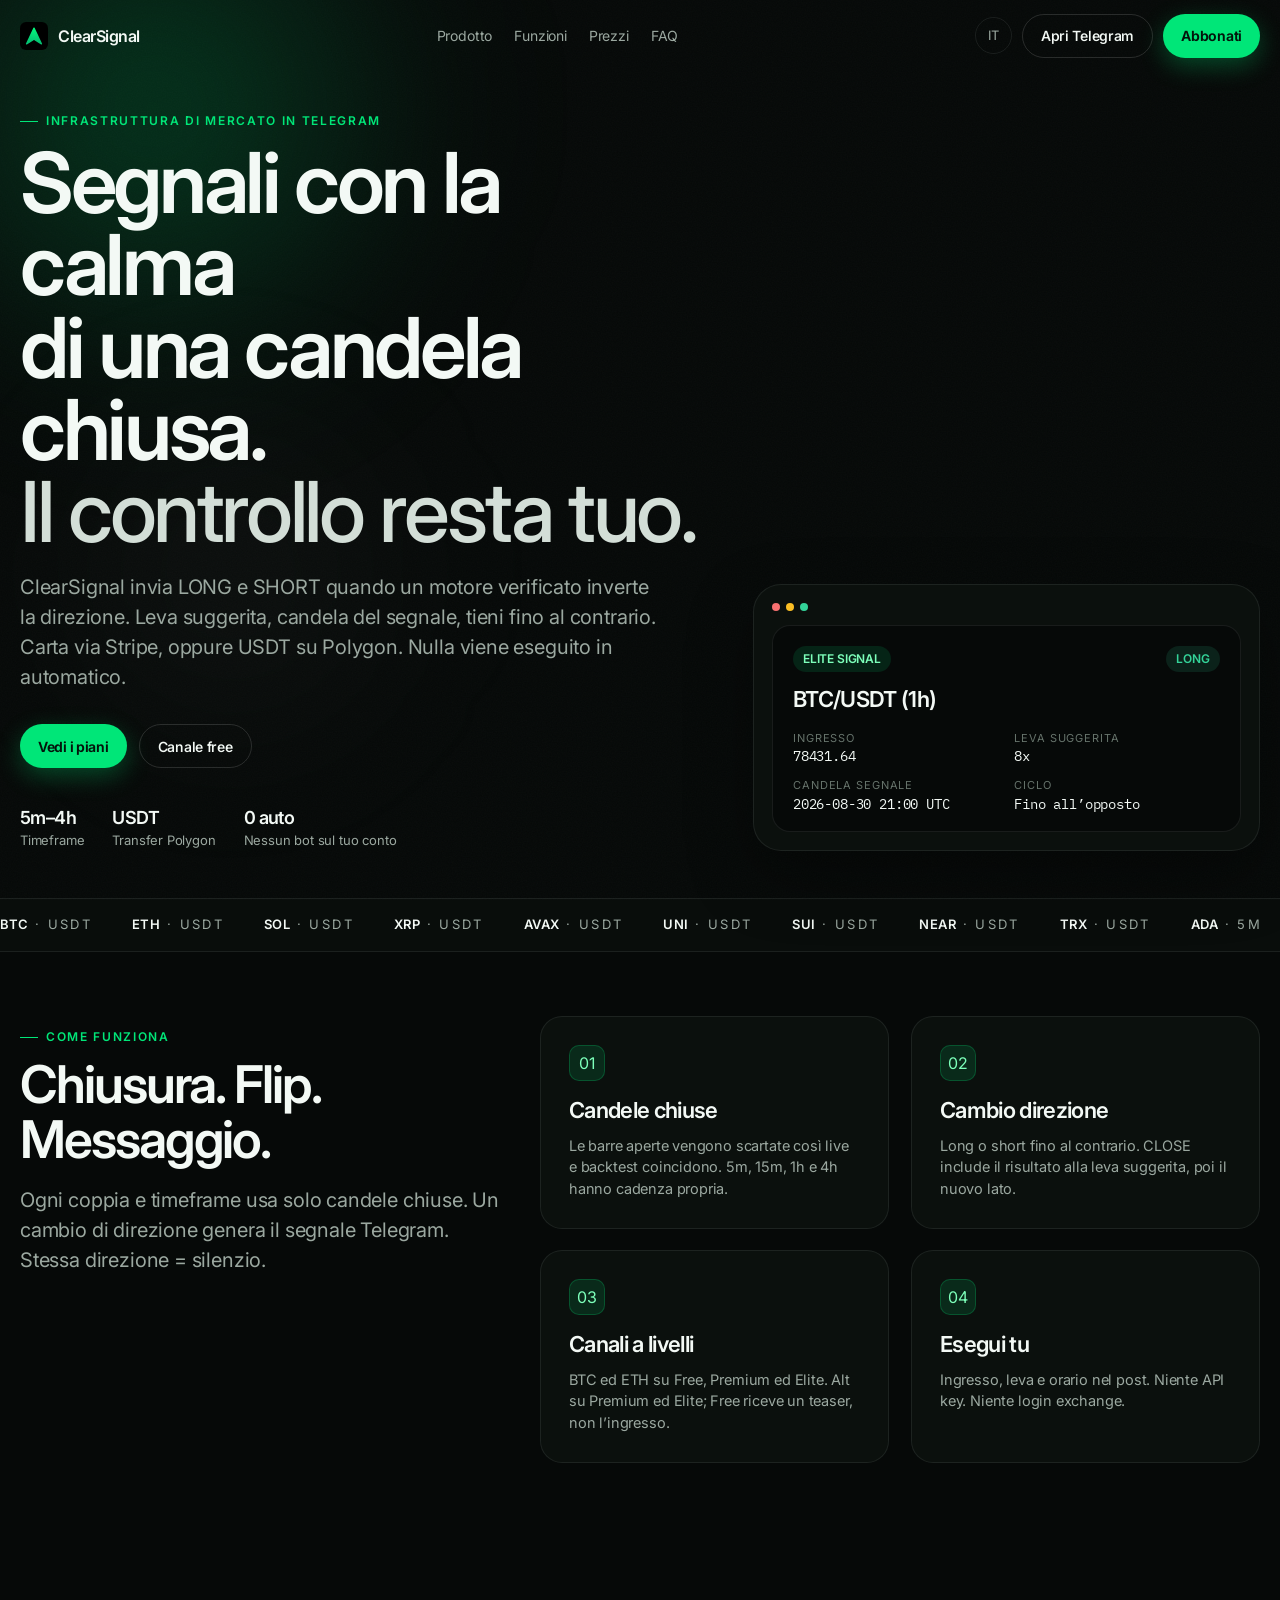
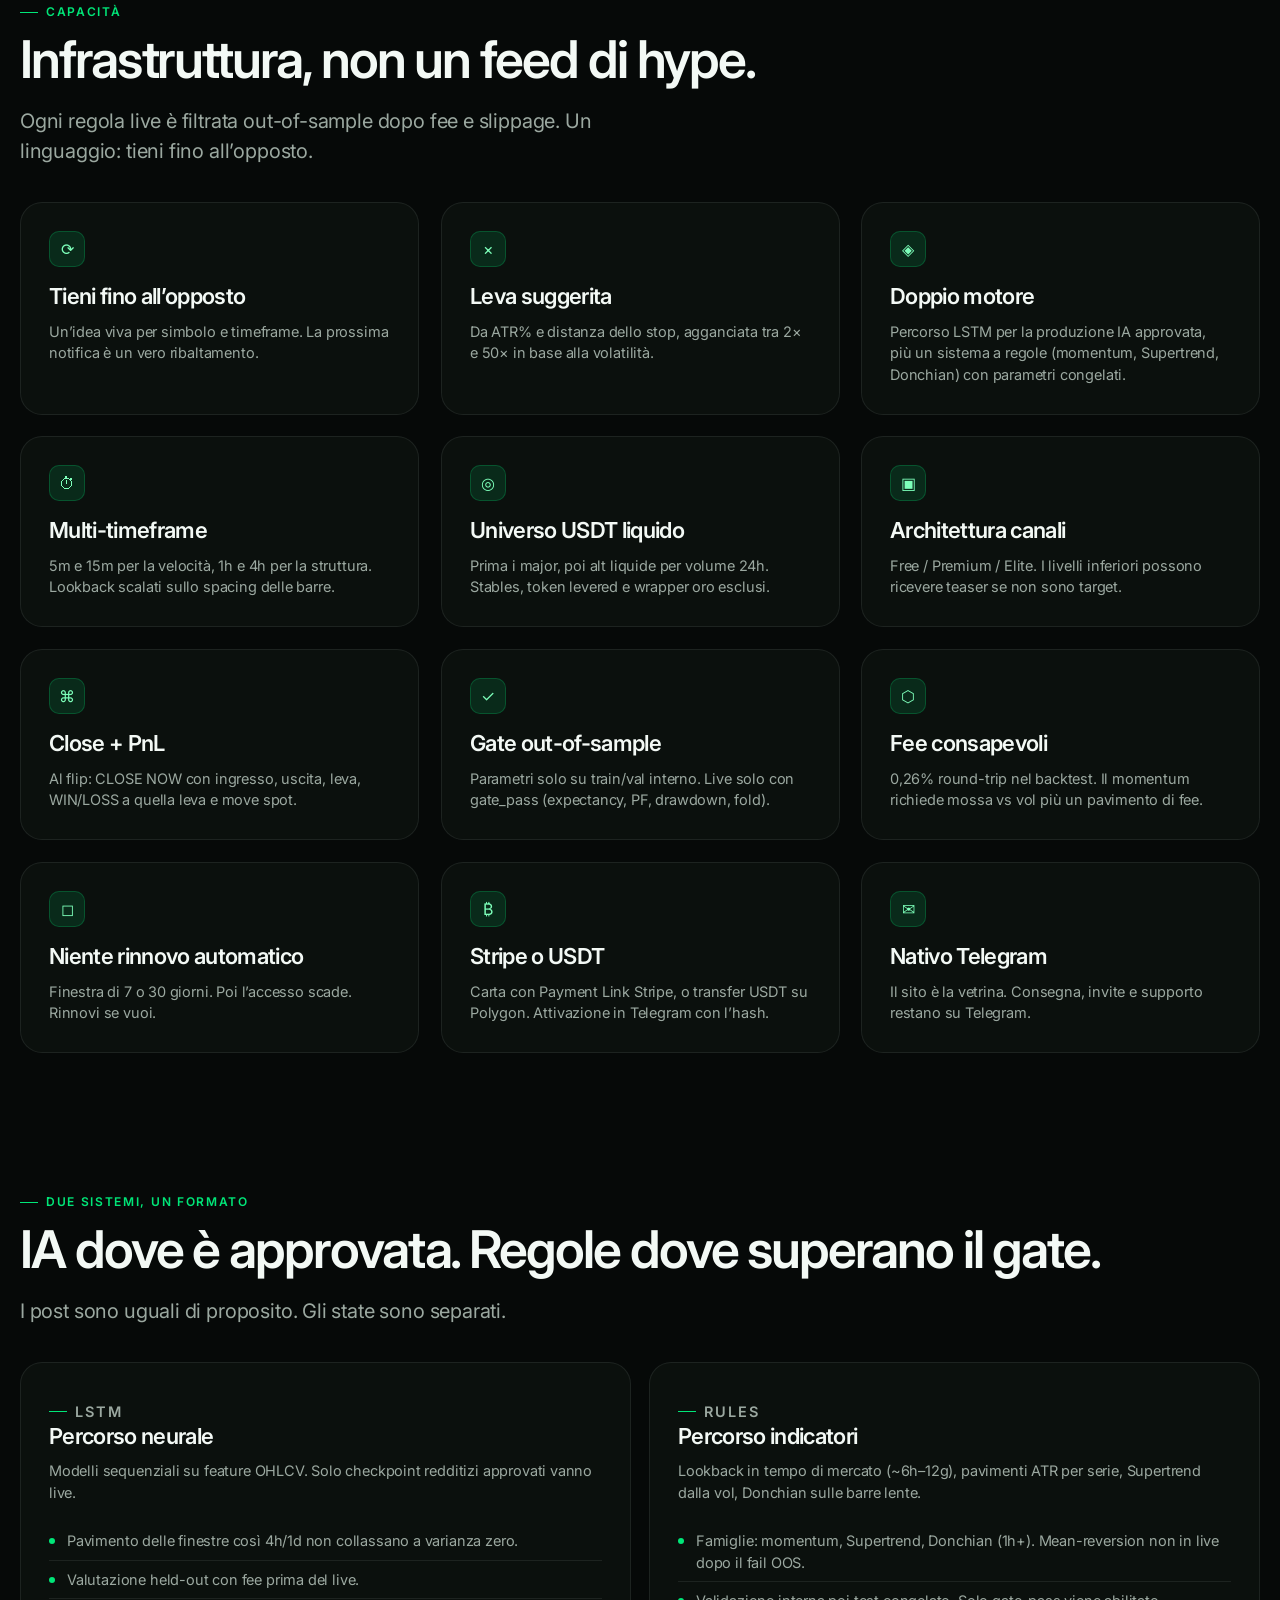
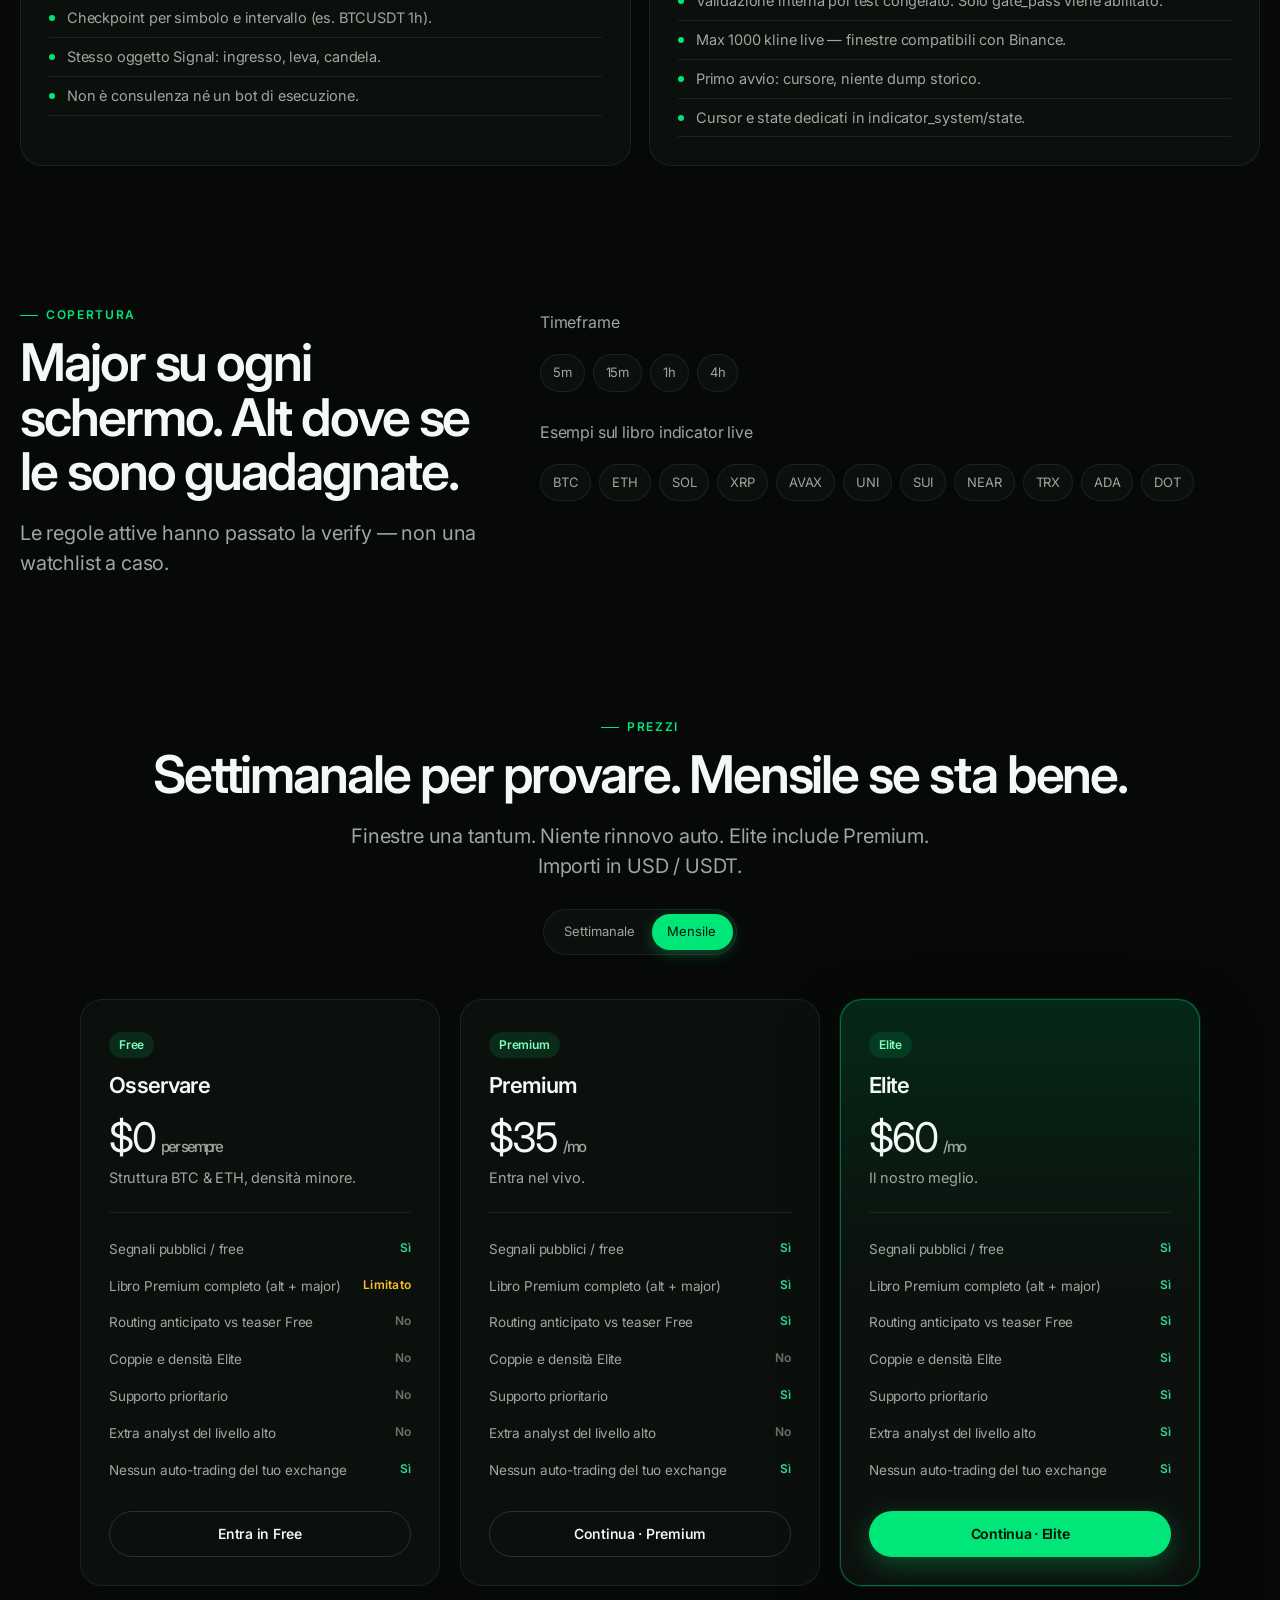
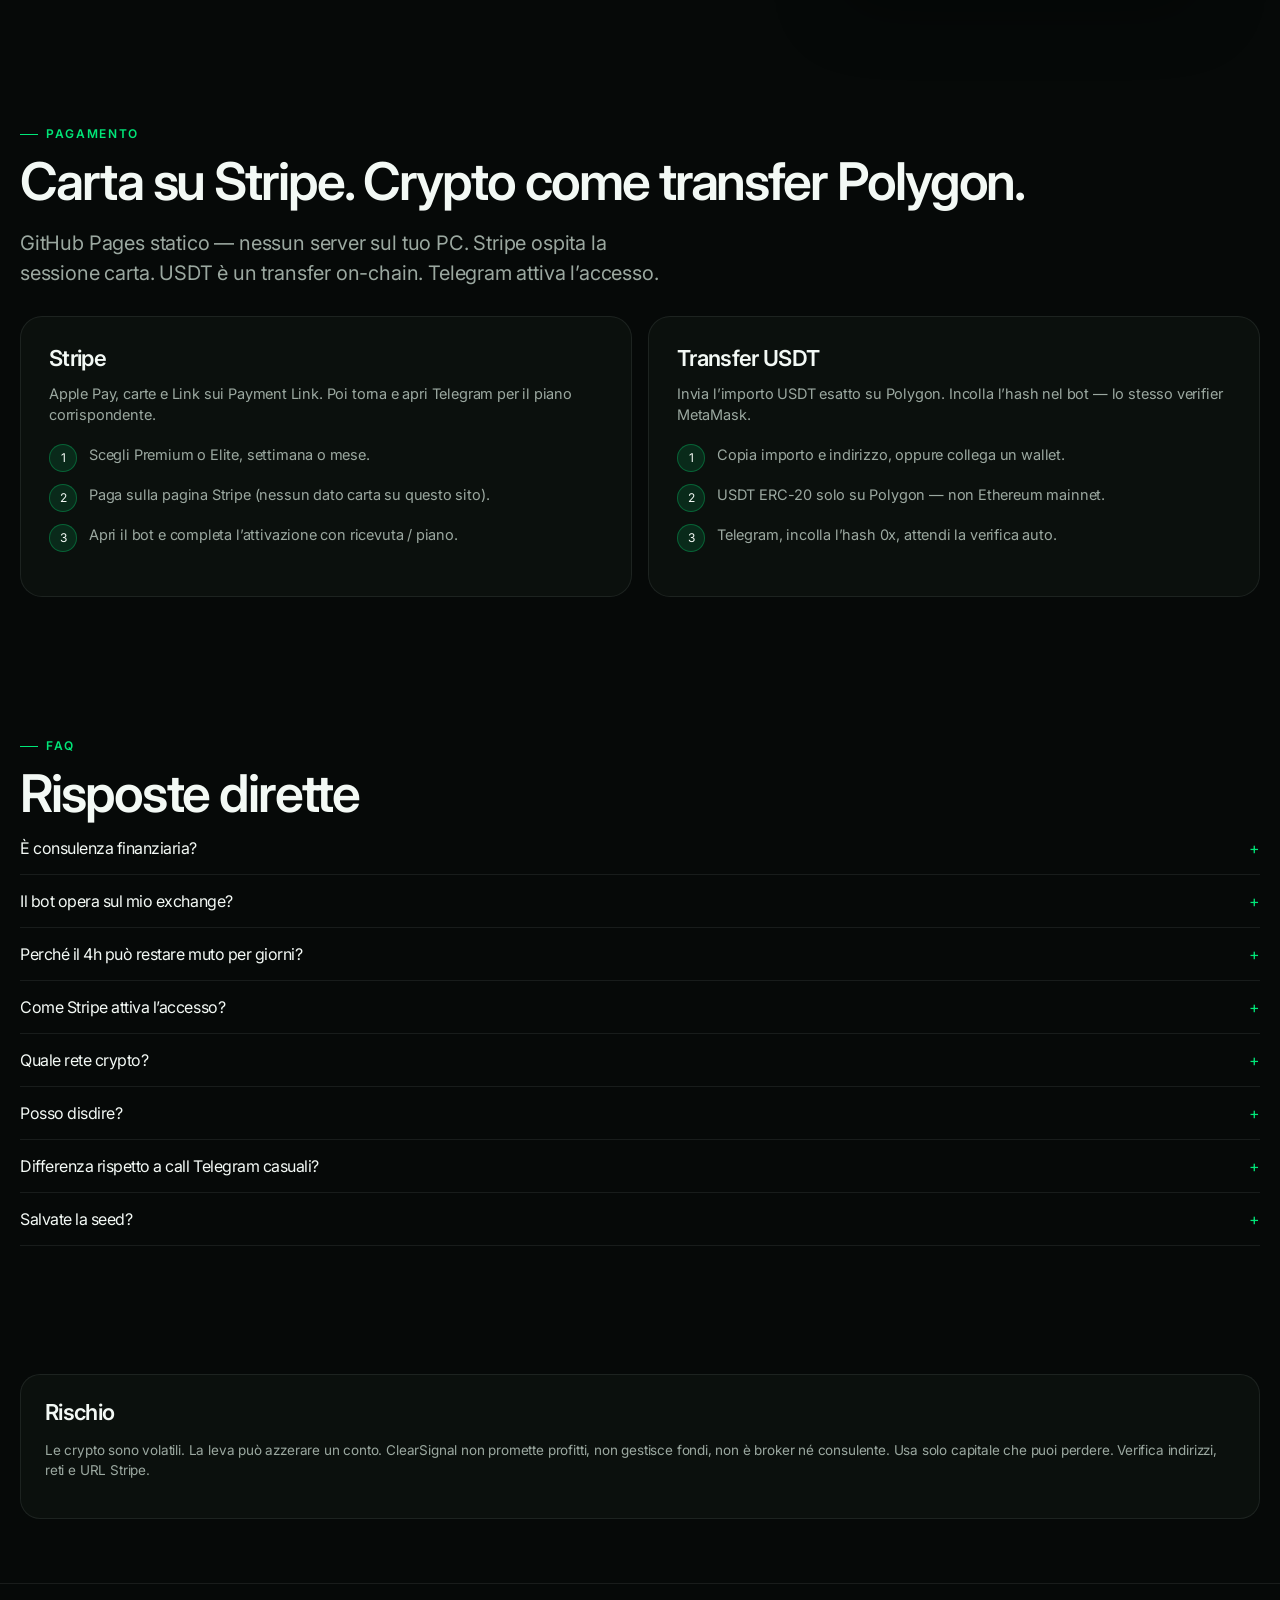
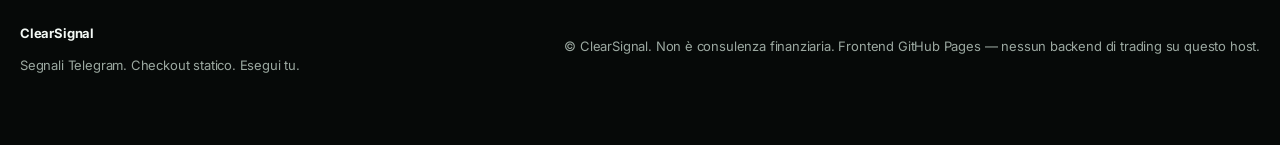
<file: it/index.html>
<!DOCTYPE html>
<html lang="it">
<head>
  <meta charset="utf-8">
  <meta name="viewport" content="width=device-width, initial-scale=1">
  <title>ClearSignal — Segnali crypto su Telegram</title>
  <meta name="description" content="ClearSignal pubblica segnali crypto verificati su Telegram. Due motori (IA + regole), da 5m a 4h, leva suggerita, hold-until-opposite. Paga con Stripe o USDT su Polygon. Nessun auto-trading.">
  <meta name="keywords" content="segnali crypto, segnali Telegram, BTC, ETH, USDT Polygon, abbonamento Stripe, ClearSignal">
  <meta name="author" content="ClearSignal">
  <meta name="robots" content="index,follow,max-image-preview:large">
  <meta name="theme-color" content="#0B0F19">
  <link rel="canonical" href="https://afrexk0.github.io/telegram-crypto-bot/it/">
  <link rel="alternate" hreflang="en" href="https://afrexk0.github.io/telegram-crypto-bot/">
  <link rel="alternate" hreflang="de" href="https://afrexk0.github.io/telegram-crypto-bot/de/">
  <link rel="alternate" hreflang="fr" href="https://afrexk0.github.io/telegram-crypto-bot/fr/">
  <link rel="alternate" hreflang="it" href="https://afrexk0.github.io/telegram-crypto-bot/it/">
  <link rel="alternate" hreflang="x-default" href="https://afrexk0.github.io/telegram-crypto-bot/">
  <meta property="og:type" content="website">
  <meta property="og:site_name" content="ClearSignal">
  <meta property="og:locale" content="it_IT">
  <meta property="og:title" content="ClearSignal — Segnali crypto su Telegram">
  <meta property="og:description" content="ClearSignal pubblica segnali crypto verificati su Telegram. Due motori (IA + regole), da 5m a 4h, leva suggerita, hold-until-opposite. Paga con Stripe o USDT su Polygon. Nessun auto-trading.">
  <meta property="og:url" content="https://afrexk0.github.io/telegram-crypto-bot/it/">
  <meta property="og:image" content="https://afrexk0.github.io/telegram-crypto-bot/assets/img/favicon.svg">
  <meta name="twitter:card" content="summary_large_image">
  <meta name="twitter:title" content="ClearSignal — Segnali crypto su Telegram">
  <meta name="twitter:description" content="ClearSignal pubblica segnali crypto verificati su Telegram. Due motori (IA + regole), da 5m a 4h, leva suggerita, hold-until-opposite. Paga con Stripe o USDT su Polygon. Nessun auto-trading.">
  <meta name="twitter:image" content="https://afrexk0.github.io/telegram-crypto-bot/assets/img/favicon.svg">
  <link rel="icon" href="../assets/img/favicon.svg" type="image/svg+xml">
  <link rel="preconnect" href="https://fonts.googleapis.com">
  <link rel="preconnect" href="https://fonts.gstatic.com" crossorigin>
  <link href="https://fonts.googleapis.com/css2?family=IBM+Plex+Mono:wght@400;500&family=Inter:wght@400;500;600;700&display=swap" rel="stylesheet">
  <link rel="stylesheet" href="../assets/css/site.css">
  <script>document.documentElement.classList.add("js");</script>
  <script type="application/ld+json">{"@context":"https://schema.org","@graph":[{"@type":"Organization","name":"ClearSignal","url":"https://afrexk0.github.io/telegram-crypto-bot/","logo":"https://afrexk0.github.io/telegram-crypto-bot/assets/img/favicon.svg","sameAs":["https://t.me/clearsignal_trading_bot","https://t.me/clearsignal_trading"]},{"@type":"WebSite","name":"ClearSignal","url":"https://afrexk0.github.io/telegram-crypto-bot/it/","inLanguage":"it","description":"ClearSignal pubblica segnali crypto verificati su Telegram. Due motori (IA + regole), da 5m a 4h, leva suggerita, hold-until-opposite. Paga con Stripe o USDT su Polygon. Nessun auto-trading."},{"@type":"SoftwareApplication","name":"ClearSignal","applicationCategory":"FinanceApplication","operatingSystem":"Telegram","offers":[{"@type":"Offer","name":"Premium monthly","price":"35","priceCurrency":"USD"},{"@type":"Offer","name":"Elite monthly","price":"60","priceCurrency":"USD"}]},{"@type":"FAQPage","mainEntity":[{"@type":"Question","name":"È consulenza finanziaria?","acceptedAnswer":{"@type":"Answer","text":"No. Commento di mercato educativo. Fill, rischio e perdite sono tuoi. Il passato non predice il futuro."}},{"@type":"Question","name":"Il bot opera sul mio exchange?","acceptedAnswer":{"@type":"Answer","text":"No. Niente API exchange, copy trading o permessi di prelievo. Gli ordini li metti tu."}},{"@type":"Question","name":"Perché il 4h può restare muto per giorni?","acceptedAnswer":{"@type":"Answer","text":"Si posta solo un cambio di direzione. Un trend 4h può durare molte candele. 15m e 1h sono più frequenti se attivi."}},{"@type":"Question","name":"Come Stripe attiva l’accesso?","acceptedAnswer":{"@type":"Answer","text":"Payment Link ospitati da Stripe. Pagina di successo poi Telegram. Indica il piano pagato per l’invite. Link in config.js — altrimenti USDT."}},{"@type":"Question","name":"Quale rete crypto?","acceptedAnswer":{"@type":"Answer","text":"USDT su Polygon (chain 137), contratto 0xc213…e8f, 6 decimali. Altre chain non verificano. Gas in POL."}},{"@type":"Question","name":"Posso disdire?","acceptedAnswer":{"@type":"Answer","text":"Nessun addebito automatico. Accesso 7 o 30 giorni dall’attivazione. Poi non rinnovi."}},{"@type":"Question","name":"Differenza rispetto a call Telegram casuali?","acceptedAnswer":{"@type":"Answer","text":"Le regole indicator devono superare un gate di redditività held-out dopo le fee. State per simbolo+TF. Niente dump storico all’avvio."}},{"@type":"Question","name":"Salvate la seed?","acceptedAnswer":{"@type":"Answer","text":"Mai. Il wallet serve solo al transfer USDT. Niente seed, chiavi o password exchange."}}]}]}</script>
</head>
<body>
  <a class="skip" href="#main">Vai al contenuto</a>
  <div class="grain" aria-hidden="true"></div>
  <div class="orb orb-a" aria-hidden="true"></div>
  <div class="orb orb-b" aria-hidden="true"></div>

  <header class="nav">
    <div class="nav-inner">
      <a class="brand" href="../">
        <img src="../assets/img/favicon.svg" alt="">
        ClearSignal
      </a>
      <nav class="nav-links" aria-label="Principale">
        <a href="#product">Prodotto</a>
        <a href="#features">Funzioni</a>
        <a href="#pricing">Prezzi</a>
        <a href="#faq">FAQ</a>
      </nav>
      <div class="nav-cta">
        <details class="lang">
          <summary>IT</summary>
          <div class="lang-menu">
            <a href="../" class="">English</a>
            <a href="../de/" class="">Deutsch</a>
            <a href="../fr/" class="">Français</a>
            <a href="./" class="is-active">Italiano</a>
          </div>
        </details>
        <a class="btn btn-ghost" href="https://t.me/clearsignal_trading">Apri Telegram</a>
        <a class="btn btn-primary" href="#pricing">Abbonati</a>
        <button class="menu-btn" type="button" aria-label="Menu">☰</button>
      </div>
    </div>
  </header>

  <main id="main">
    <section class="hero">
      <div class="wrap hero-grid">
        <div>
          <p class="kicker reveal">Infrastruttura di mercato in Telegram</p>
          <h1 class="reveal">Segnali con la calma<br>di una candela chiusa.<span>Il controllo resta tuo.</span></h1>
          <p class="lede reveal">ClearSignal invia LONG e SHORT quando un motore verificato inverte la direzione. Leva suggerita, candela del segnale, tieni fino al contrario. Carta via Stripe, oppure USDT su Polygon. Nulla viene eseguito in automatico.</p>
          <div class="hero-actions reveal">
            <a class="btn btn-primary" href="#pricing">Vedi i piani</a>
            <a class="btn btn-ghost" href="https://t.me/clearsignal_trading">Canale free</a>
          </div>
          <div class="hero-meta reveal">
            <div><strong>5m–4h</strong>Timeframe</div>
            <div><strong>USDT</strong>Transfer Polygon</div>
            <div><strong>0 auto</strong>Nessun bot sul tuo conto</div>
          </div>
        </div>
        <aside class="device reveal" aria-label="Esempio di card segnale">
          <div class="device-bar" aria-hidden="true"><i></i><i></i><i></i></div>
          <article class="signal">
            <div class="signal-head">
              <span class="pill pill-dim">ELITE SIGNAL</span>
              <span class="pill pill-long">LONG</span>
            </div>
            <h3>BTC/USDT (1h)</h3>
            <dl>
              <div><dt>Ingresso</dt><dd>78431.64</dd></div>
              <div><dt>Leva suggerita</dt><dd>8x</dd></div>
              <div><dt>Candela segnale</dt><dd>2026-08-30 21:00 UTC</dd></div>
              <div><dt>Ciclo</dt><dd>Fino all’opposto</dd></div>
            </dl>
          </article>
        </aside>
      </div>
    </section>

    <div class="marquee-wrap" aria-hidden="true">
      <div class="marquee">
        <span><b>BTC</b> · USDT</span><span><b>ETH</b> · USDT</span><span><b>SOL</b> · USDT</span>
        <span><b>XRP</b> · USDT</span><span><b>AVAX</b> · USDT</span><span><b>UNI</b> · USDT</span>
        <span><b>SUI</b> · USDT</span><span><b>NEAR</b> · USDT</span><span><b>TRX</b> · USDT</span>
        <span><b>ADA</b> · 5m</span><span><b>DOT</b> · 15m</span><span>4h · 1h · 15m · 5m</span>
        <span><b>BTC</b> · USDT</span><span><b>ETH</b> · USDT</span><span><b>SOL</b> · USDT</span>
        <span><b>XRP</b> · USDT</span><span><b>AVAX</b> · USDT</span><span><b>UNI</b> · USDT</span>
        <span><b>SUI</b> · USDT</span><span><b>NEAR</b> · USDT</span><span><b>TRX</b> · USDT</span>
        <span><b>ADA</b> · 5m</span><span><b>DOT</b> · 15m</span><span>4h · 1h · 15m · 5m</span>
      </div>
    </div>

    <section class="section" id="product">
      <div class="wrap split">
        <div class="reveal">
          <p class="kicker">Come funziona</p>
          <h2>Chiusura. Flip. Messaggio.</h2>
          <p class="lede">Ogni coppia e timeframe usa solo candele chiuse. Un cambio di direzione genera il segnale Telegram. Stessa direzione = silenzio.</p>
        </div>
        <ol class="feature-grid" style="grid-template-columns:1fr 1fr">
          <li class="card reveal"><div class="icon">01</div><h3>Candele chiuse</h3><p>Le barre aperte vengono scartate così live e backtest coincidono. 5m, 15m, 1h e 4h hanno cadenza propria.</p></li>
          <li class="card reveal"><div class="icon">02</div><h3>Cambio direzione</h3><p>Long o short fino al contrario. CLOSE include il risultato alla leva suggerita, poi il nuovo lato.</p></li>
          <li class="card reveal"><div class="icon">03</div><h3>Canali a livelli</h3><p>BTC ed ETH su Free, Premium ed Elite. Alt su Premium ed Elite; Free riceve un teaser, non l’ingresso.</p></li>
          <li class="card reveal"><div class="icon">04</div><h3>Esegui tu</h3><p>Ingresso, leva e orario nel post. Niente API key. Niente login exchange.</p></li>
        </ol>
      </div>
    </section>

    <section class="section" id="features">
      <div class="wrap">
        <div class="reveal">
          <p class="kicker">Capacità</p>
          <h2>Infrastruttura, non un feed di hype.</h2>
          <p class="lede">Ogni regola live è filtrata out-of-sample dopo fee e slippage. Un linguaggio: tieni fino all’opposto.</p>
        </div>
        <div class="feature-grid" style="margin-top:36px">
          <article class="card reveal"><div class="icon">⟳</div><h3>Tieni fino all’opposto</h3><p>Un’idea viva per simbolo e timeframe. La prossima notifica è un vero ribaltamento.</p></article>
          <article class="card reveal"><div class="icon">×</div><h3>Leva suggerita</h3><p>Da ATR% e distanza dello stop, agganciata tra 2× e 50× in base alla volatilità.</p></article>
          <article class="card reveal"><div class="icon">◈</div><h3>Doppio motore</h3><p>Percorso LSTM per la produzione IA approvata, più un sistema a regole (momentum, Supertrend, Donchian) con parametri congelati.</p></article>
          <article class="card reveal"><div class="icon">⏱</div><h3>Multi-timeframe</h3><p>5m e 15m per la velocità, 1h e 4h per la struttura. Lookback scalati sullo spacing delle barre.</p></article>
          <article class="card reveal"><div class="icon">◎</div><h3>Universo USDT liquido</h3><p>Prima i major, poi alt liquide per volume 24h. Stables, token levered e wrapper oro esclusi.</p></article>
          <article class="card reveal"><div class="icon">▣</div><h3>Architettura canali</h3><p>Free / Premium / Elite. I livelli inferiori possono ricevere teaser se non sono target.</p></article>
          <article class="card reveal"><div class="icon">⌘</div><h3>Close + PnL</h3><p>Al flip: CLOSE NOW con ingresso, uscita, leva, WIN/LOSS a quella leva e move spot.</p></article>
          <article class="card reveal"><div class="icon">✓</div><h3>Gate out-of-sample</h3><p>Parametri solo su train/val interno. Live solo con gate_pass (expectancy, PF, drawdown, fold).</p></article>
          <article class="card reveal"><div class="icon">⬡</div><h3>Fee consapevoli</h3><p>0,26% round-trip nel backtest. Il momentum richiede mossa vs vol più un pavimento di fee.</p></article>
          <article class="card reveal"><div class="icon">◻</div><h3>Niente rinnovo automatico</h3><p>Finestra di 7 o 30 giorni. Poi l’accesso scade. Rinnovi se vuoi.</p></article>
          <article class="card reveal"><div class="icon">₿</div><h3>Stripe o USDT</h3><p>Carta con Payment Link Stripe, o transfer USDT su Polygon. Attivazione in Telegram con l’hash.</p></article>
          <article class="card reveal"><div class="icon">✉</div><h3>Nativo Telegram</h3><p>Il sito è la vetrina. Consegna, invite e supporto restano su Telegram.</p></article>
        </div>
      </div>
    </section>

    <section class="section" id="engines">
      <div class="wrap">
        <div class="reveal">
          <p class="kicker">Due sistemi, un formato</p>
          <h2>IA dove è approvata. Regole dove superano il gate.</h2>
          <p class="lede">I post sono uguali di proposito. Gli state sono separati.</p>
        </div>
        <div class="engines" style="margin-top:36px">
          <article class="card engine reveal">
            <p class="kicker">LSTM</p>
            <h3>Percorso neurale</h3>
            <p class="muted">Modelli sequenziali su feature OHLCV. Solo checkpoint redditizi approvati vanno live.</p>
            <ul>
              <li>Pavimento delle finestre così 4h/1d non collassano a varianza zero.</li>
              <li>Valutazione held-out con fee prima del live.</li>
              <li>Checkpoint per simbolo e intervallo (es. BTCUSDT 1h).</li>
              <li>Stesso oggetto Signal: ingresso, leva, candela.</li>
              <li>Non è consulenza né un bot di esecuzione.</li>
            </ul>
          </article>
          <article class="card engine reveal">
            <p class="kicker">Rules</p>
            <h3>Percorso indicatori</h3>
            <p class="muted">Lookback in tempo di mercato (~6h–12g), pavimenti ATR per serie, Supertrend dalla vol, Donchian sulle barre lente.</p>
            <ul>
              <li>Famiglie: momentum, Supertrend, Donchian (1h+). Mean-reversion non in live dopo il fail OOS.</li>
              <li>Validazione interna poi test congelato. Solo gate_pass viene abilitato.</li>
              <li>Max 1000 kline live — finestre compatibili con Binance.</li>
              <li>Primo avvio: cursore, niente dump storico.</li>
              <li>Cursor e state dedicati in indicator_system/state.</li>
            </ul>
          </article>
        </div>
      </div>
    </section>

    <section class="section" id="coverage">
      <div class="wrap split">
        <div class="reveal">
          <p class="kicker">Copertura</p>
          <h2>Major su ogni schermo. Alt dove se le sono guadagnate.</h2>
          <p class="lede">Le regole attive hanno passato la verify — non una watchlist a caso.</p>
        </div>
        <div class="reveal">
          <p class="muted">Timeframe</p>
          <div class="pills">
            <span class="chip">5m</span><span class="chip">15m</span>
            <span class="chip">1h</span><span class="chip">4h</span>
          </div>
          <p class="muted" style="margin-top:28px">Esempi sul libro indicator live</p>
          <div class="pills">
            <span class="chip">BTC</span><span class="chip">ETH</span><span class="chip">SOL</span>
            <span class="chip">XRP</span><span class="chip">AVAX</span><span class="chip">UNI</span>
            <span class="chip">SUI</span><span class="chip">NEAR</span><span class="chip">TRX</span>
            <span class="chip">ADA</span><span class="chip">DOT</span>
          </div>
        </div>
      </div>
    </section>

    <section class="section" id="pricing">
      <div class="wrap">
        <div class="pricing-intro reveal">
          <p class="kicker">Prezzi</p>
          <h2>Settimanale per provare. Mensile se sta bene.</h2>
          <p class="lede">Finestre una tantum. Niente rinnovo auto. Elite include Premium. Importi in USD / USDT.</p>
        </div>
        <div class="billing reveal" role="tablist" aria-label="Periodo">
          <button type="button" data-billing="week">Settimanale</button>
          <button type="button" data-billing="month" class="is-on">Mensile</button>
        </div>
        <p class="muted pricing-save" data-save>Il mensile è la tariffa migliore.</p>
        <div class="price-grid">
          <article class="card price reveal">
            <span class="pill pill-dim">Free</span>
            <h3>Osservare</h3>
            <div class="amount">$0<small> per sempre</small></div>
            <p class="muted">Struttura BTC &amp; ETH, densità minore.</p>
            <ul class="matrix">
              <li data-state="yes"><span>Segnali pubblici / free</span><em>Sì</em></li>
              <li data-state="lim"><span>Libro Premium completo (alt + major)</span><em>Limitato</em></li>
              <li data-state="no"><span>Routing anticipato vs teaser Free</span><em>No</em></li>
              <li data-state="no"><span>Coppie e densità Elite</span><em>No</em></li>
              <li data-state="no"><span>Supporto prioritario</span><em>No</em></li>
              <li data-state="no"><span>Extra analyst del livello alto</span><em>No</em></li>
              <li data-state="yes"><span>Nessun auto-trading del tuo exchange</span><em>Sì</em></li>
            </ul>
            <a class="btn btn-ghost btn-wide" href="https://t.me/clearsignal_trading">Entra in Free</a>
          </article>
          <article class="card price reveal">
            <span class="pill pill-dim">Premium</span>
            <h3>Premium</h3>
            <div class="amount" data-price-week="12" data-price-month="35">$35<small> /mo</small></div>
            <p class="muted">Entra nel vivo.</p>
            <ul class="matrix">
              <li data-state="yes"><span>Segnali pubblici / free</span><em>Sì</em></li>
              <li data-state="yes"><span>Libro Premium completo (alt + major)</span><em>Sì</em></li>
              <li data-state="yes"><span>Routing anticipato vs teaser Free</span><em>Sì</em></li>
              <li data-state="no"><span>Coppie e densità Elite</span><em>No</em></li>
              <li data-state="yes"><span>Supporto prioritario</span><em>Sì</em></li>
              <li data-state="no"><span>Extra analyst del livello alto</span><em>No</em></li>
              <li data-state="yes"><span>Nessun auto-trading del tuo exchange</span><em>Sì</em></li>
            </ul>
            <button class="btn btn-ghost btn-wide" type="button" data-plan-tier="premium" data-plan="PREMIUM_MONTH">Continua · Premium</button>
          </article>
          <article class="card price featured reveal">
            <span class="pill pill-elite">Elite</span>
            <h3>Elite</h3>
            <div class="amount" data-price-week="20" data-price-month="60">$60<small> /mo</small></div>
            <p class="muted">Il nostro meglio.</p>
            <ul class="matrix">
              <li data-state="yes"><span>Segnali pubblici / free</span><em>Sì</em></li>
              <li data-state="yes"><span>Libro Premium completo (alt + major)</span><em>Sì</em></li>
              <li data-state="yes"><span>Routing anticipato vs teaser Free</span><em>Sì</em></li>
              <li data-state="yes"><span>Coppie e densità Elite</span><em>Sì</em></li>
              <li data-state="yes"><span>Supporto prioritario</span><em>Sì</em></li>
              <li data-state="yes"><span>Extra analyst del livello alto</span><em>Sì</em></li>
              <li data-state="yes"><span>Nessun auto-trading del tuo exchange</span><em>Sì</em></li>
            </ul>
            <button class="btn btn-primary btn-wide" type="button" data-plan-tier="elite" data-plan="ELITE_MONTH">Continua · Elite</button>
          </article>
        </div>
      </div>
    </section>

    <section class="section" id="pay">
      <div class="wrap">
        <div class="reveal">
          <p class="kicker">Pagamento</p>
          <h2>Carta su Stripe. Crypto come transfer Polygon.</h2>
          <p class="lede">GitHub Pages statico — nessun server sul tuo PC. Stripe ospita la sessione carta. USDT è un transfer on-chain. Telegram attiva l’accesso.</p>
        </div>
        <div class="pay-methods" style="margin-top:28px">
          <article class="card reveal">
            <h3>Stripe</h3>
            <p class="muted">Apple Pay, carte e Link sui Payment Link. Poi torna e apri Telegram per il piano corrispondente.</p>
            <ol class="steps">
              <li>Scegli Premium o Elite, settimana o mese.</li>
              <li>Paga sulla pagina Stripe (nessun dato carta su questo sito).</li>
              <li>Apri il bot e completa l’attivazione con ricevuta / piano.</li>
            </ol>
          </article>
          <article class="card reveal">
            <h3>Transfer USDT</h3>
            <p class="muted">Invia l’importo USDT esatto su Polygon. Incolla l’hash nel bot — lo stesso verifier MetaMask.</p>
            <ol class="steps">
              <li>Copia importo e indirizzo, oppure collega un wallet.</li>
              <li>USDT ERC-20 solo su Polygon — non Ethereum mainnet.</li>
              <li>Telegram, incolla l’hash 0x, attendi la verifica auto.</li>
            </ol>
          </article>
        </div>
      </div>
    </section>

    <section class="section" id="faq">
      <div class="wrap faq">
        <div class="reveal">
          <p class="kicker">FAQ</p>
          <h2>Risposte dirette</h2>
        </div>
        <details class="reveal">
          <summary>È consulenza finanziaria?</summary>
          <div class="faq-body"><div class="faq-body-inner"><p>No. Commento di mercato educativo. Fill, rischio e perdite sono tuoi. Il passato non predice il futuro.</p></div></div>
        </details>
        <details class="reveal">
          <summary>Il bot opera sul mio exchange?</summary>
          <div class="faq-body"><div class="faq-body-inner"><p>No. Niente API exchange, copy trading o permessi di prelievo. Gli ordini li metti tu.</p></div></div>
        </details>
        <details class="reveal">
          <summary>Perché il 4h può restare muto per giorni?</summary>
          <div class="faq-body"><div class="faq-body-inner"><p>Si posta solo un cambio di direzione. Un trend 4h può durare molte candele. 15m e 1h sono più frequenti se attivi.</p></div></div>
        </details>
        <details class="reveal">
          <summary>Come Stripe attiva l’accesso?</summary>
          <div class="faq-body"><div class="faq-body-inner"><p>Payment Link ospitati da Stripe. Pagina di successo poi Telegram. Indica il piano pagato per l’invite. Link in config.js — altrimenti USDT.</p></div></div>
        </details>
        <details class="reveal">
          <summary>Quale rete crypto?</summary>
          <div class="faq-body"><div class="faq-body-inner"><p>USDT su Polygon (chain 137), contratto 0xc213…e8f, 6 decimali. Altre chain non verificano. Gas in POL.</p></div></div>
        </details>
        <details class="reveal">
          <summary>Posso disdire?</summary>
          <div class="faq-body"><div class="faq-body-inner"><p>Nessun addebito automatico. Accesso 7 o 30 giorni dall’attivazione. Poi non rinnovi.</p></div></div>
        </details>
        <details class="reveal">
          <summary>Differenza rispetto a call Telegram casuali?</summary>
          <div class="faq-body"><div class="faq-body-inner"><p>Le regole indicator devono superare un gate di redditività held-out dopo le fee. State per simbolo+TF. Niente dump storico all’avvio.</p></div></div>
        </details>
        <details class="reveal">
          <summary>Salvate la seed?</summary>
          <div class="faq-body"><div class="faq-body-inner"><p>Mai. Il wallet serve solo al transfer USDT. Niente seed, chiavi o password exchange.</p></div></div>
        </details>
      </div>
    </section>

    <section class="section">
      <div class="wrap">
        <div class="risk">
          <h3>Rischio</h3>
          <p>Le crypto sono volatili. La leva può azzerare un conto. ClearSignal non promette profitti, non gestisce fondi, non è broker né consulente. Usa solo capitale che puoi perdere. Verifica indirizzi, reti e URL Stripe.</p>
        </div>
      </div>
    </section>
  </main>

  <footer>
    <div class="wrap foot">
      <div>
        <strong style="color:var(--text)">ClearSignal</strong>
        <p>Segnali Telegram. Checkout statico. Esegui tu.</p>
      </div>
      <p>© ClearSignal. Non è consulenza finanziaria. Frontend GitHub Pages — nessun backend di trading su questo host.</p>
    </div>
  </footer>

  <div id="checkout" class="modal" hidden>
    <div class="sheet" role="dialog" aria-modal="true" aria-labelledby="checkout-title">
      <header>
        <div>
          <h3 id="checkout-title">Checkout</h3>
          <p class="muted" id="checkout-sub"></p>
        </div>
        <button class="close" type="button" data-close-modal aria-label="Chiudi">×</button>
      </header>
      <div class="pay-grid">
        <button class="pay-opt" id="pay-stripe" type="button">
          <div><strong>Carta · Stripe</strong><div class="muted">Apple Pay, carte, Link</div></div>
          <span>→</span>
        </button>
        <button class="pay-opt" id="pay-crypto" type="button">
          <div><strong>USDT · transfer Polygon</strong><div class="muted">Importo esatto, poi attiva in Telegram</div></div>
          <span>→</span>
        </button>
      </div>
      <div class="crypto-box" id="crypto-box">
        <p class="muted">Invia l’importo esatto. Rete o importo sbagliati non verificano.</p>
        <div class="copy-row"><span class="muted">Rete</span><code id="pay-network"></code></div>
        <div class="copy-row"><span class="muted">Importo</span><code id="pay-amount"></code><button type="button" data-copy="#pay-amount">Copia</button></div>
        <div class="copy-row"><span class="muted">Indirizzo</span><code id="pay-address"></code><button type="button" data-copy="#pay-address">Copia</button></div>
        <div class="hero-actions" style="margin-top:14px">
          <button class="btn btn-primary" id="pay-metamask" type="button">Invia con wallet</button>
          <button class="btn btn-ghost" id="pay-telegram" type="button">Apri Telegram</button>
        </div>
        <p id="pay-hash" hidden class="copy-row"><code></code><a target="_blank" rel="noopener">explorer</a></p>
        <p class="status" id="pay-status"></p>
      </div>
    </div>
  </div>
  <div id="toast" class="toast" role="status"></div>

  <script>window.CS_I18N = {"pay": {"title": "Checkout", "close": "Chiudi", "sub": "{amount} USDT · {days} giorni di accesso", "card": "Carta · Stripe", "cardHint": "Apple Pay, carte, Link", "cardSoon": "Inserisci i Payment Link in config.js", "crypto": "USDT · transfer Polygon", "cryptoHint": "Importo esatto, poi attiva in Telegram", "exact": "Invia l’importo esatto. Rete o importo sbagliati non verificano.", "network": "Rete", "amount": "Importo", "address": "Indirizzo", "copy": "Copia", "wallet": "Invia con wallet", "telegram": "Apri Telegram", "copied": "Copiato", "noStripe": "Link Stripe assenti. Usa USDT o Telegram.", "noWallet": "Nessun wallet. Copia l’indirizzo o installa MetaMask.", "connecting": "Connessione wallet…", "confirm": "Conferma il transfer USDT…", "sent": "Inviato. Incolla questo hash in Telegram: ", "rejected": "Transazione annullata."}, "plans": {"PREMIUM_WEEK": {"name": "Premium · Settimanale"}, "PREMIUM_MONTH": {"name": "Premium · Mensile"}, "ELITE_WEEK": {"name": "Elite · Settimanale"}, "ELITE_MONTH": {"name": "Elite · Mensile"}}};</script>
  <script src="../assets/js/config.js"></script>
  <script src="../assets/js/site.js"></script>
  <script src="../assets/js/pay.js"></script>
</body>
</html>
</file>
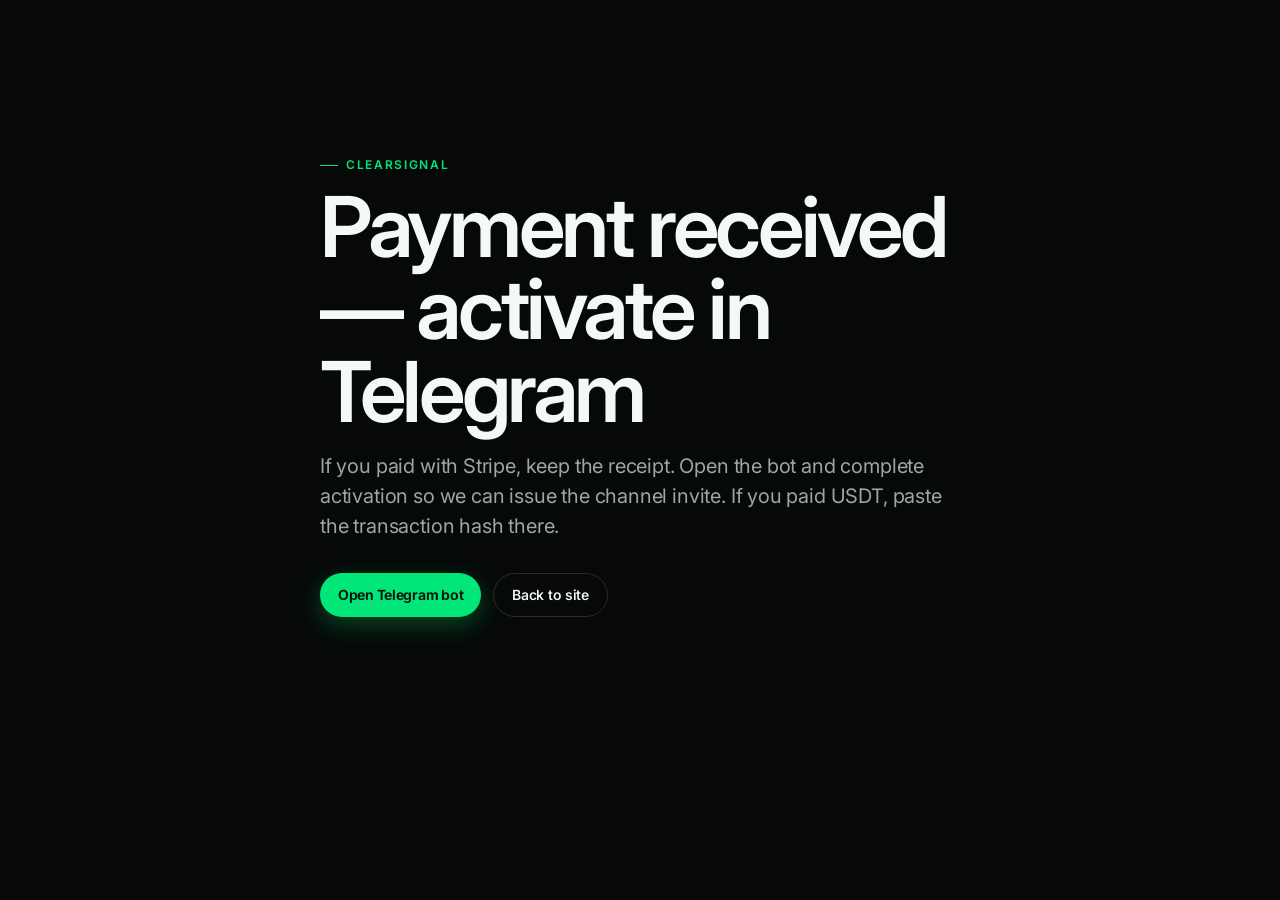
<file: success.html>
<!DOCTYPE html>
<html lang="en">
<head>
  <meta charset="utf-8">
  <meta name="viewport" content="width=device-width, initial-scale=1">
  <title>Payment received — activate in Telegram · ClearSignal</title>
  <meta name="robots" content="noindex">
  <link rel="icon" href="assets/img/favicon.svg" type="image/svg+xml">
  <link rel="stylesheet" href="assets/css/site.css">
  <link rel="preconnect" href="https://fonts.googleapis.com">
  <link href="https://fonts.googleapis.com/css2?family=Inter:wght@400;500;600&display=swap" rel="stylesheet">
</head>
<body>
  <main class="section">
    <div class="wrap" style="max-width:640px;padding-top:80px">
      <p class="kicker">ClearSignal</p>
      <h1>Payment received — activate in Telegram</h1>
      <p class="lede">If you paid with Stripe, keep the receipt. Open the bot and complete activation so we can issue the channel invite. If you paid USDT, paste the transaction hash there.</p>
      <div class="hero-actions">
        <a class="btn btn-primary" href="https://t.me/clearsignal_trading_bot?start=subscribe">Open Telegram bot</a>
        <a class="btn btn-ghost" href="./">Back to site</a>
      </div>
    </div>
  </main>
</body>
</html>
</file>
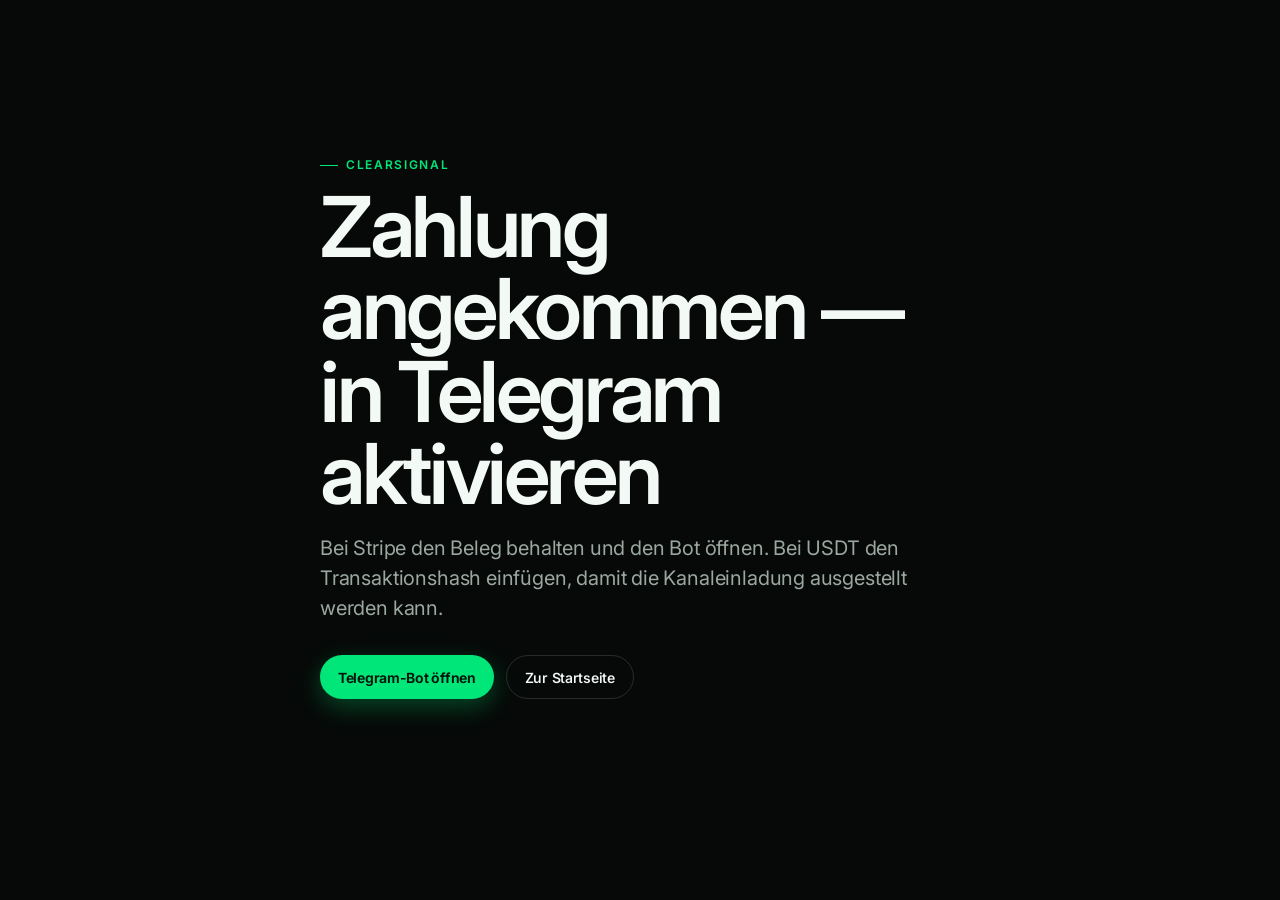
<file: de/success.html>
<!DOCTYPE html>
<html lang="de">
<head>
  <meta charset="utf-8">
  <meta name="viewport" content="width=device-width, initial-scale=1">
  <title>Zahlung angekommen — in Telegram aktivieren · ClearSignal</title>
  <meta name="robots" content="noindex">
  <link rel="icon" href="../assets/img/favicon.svg" type="image/svg+xml">
  <link rel="stylesheet" href="../assets/css/site.css">
  <link rel="preconnect" href="https://fonts.googleapis.com">
  <link href="https://fonts.googleapis.com/css2?family=Inter:wght@400;500;600&display=swap" rel="stylesheet">
</head>
<body>
  <main class="section">
    <div class="wrap" style="max-width:640px;padding-top:80px">
      <p class="kicker">ClearSignal</p>
      <h1>Zahlung angekommen — in Telegram aktivieren</h1>
      <p class="lede">Bei Stripe den Beleg behalten und den Bot öffnen. Bei USDT den Transaktionshash einfügen, damit die Kanaleinladung ausgestellt werden kann.</p>
      <div class="hero-actions">
        <a class="btn btn-primary" href="https://t.me/clearsignal_trading_bot?start=subscribe">Telegram-Bot öffnen</a>
        <a class="btn btn-ghost" href="../">Zur Startseite</a>
      </div>
    </div>
  </main>
</body>
</html>
</file>
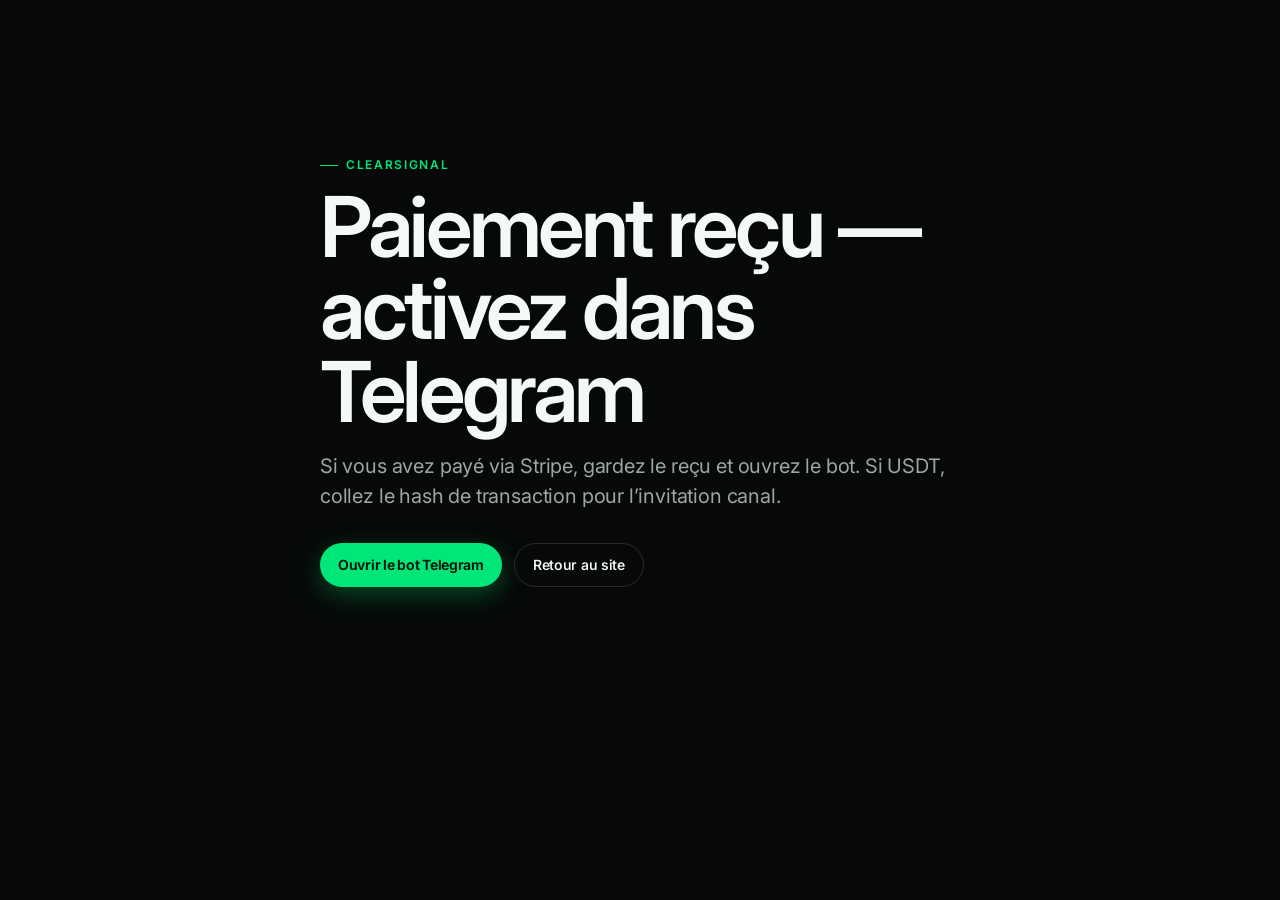
<file: fr/success.html>
<!DOCTYPE html>
<html lang="fr">
<head>
  <meta charset="utf-8">
  <meta name="viewport" content="width=device-width, initial-scale=1">
  <title>Paiement reçu — activez dans Telegram · ClearSignal</title>
  <meta name="robots" content="noindex">
  <link rel="icon" href="../assets/img/favicon.svg" type="image/svg+xml">
  <link rel="stylesheet" href="../assets/css/site.css">
  <link rel="preconnect" href="https://fonts.googleapis.com">
  <link href="https://fonts.googleapis.com/css2?family=Inter:wght@400;500;600&display=swap" rel="stylesheet">
</head>
<body>
  <main class="section">
    <div class="wrap" style="max-width:640px;padding-top:80px">
      <p class="kicker">ClearSignal</p>
      <h1>Paiement reçu — activez dans Telegram</h1>
      <p class="lede">Si vous avez payé via Stripe, gardez le reçu et ouvrez le bot. Si USDT, collez le hash de transaction pour l’invitation canal.</p>
      <div class="hero-actions">
        <a class="btn btn-primary" href="https://t.me/clearsignal_trading_bot?start=subscribe">Ouvrir le bot Telegram</a>
        <a class="btn btn-ghost" href="../">Retour au site</a>
      </div>
    </div>
  </main>
</body>
</html>
</file>
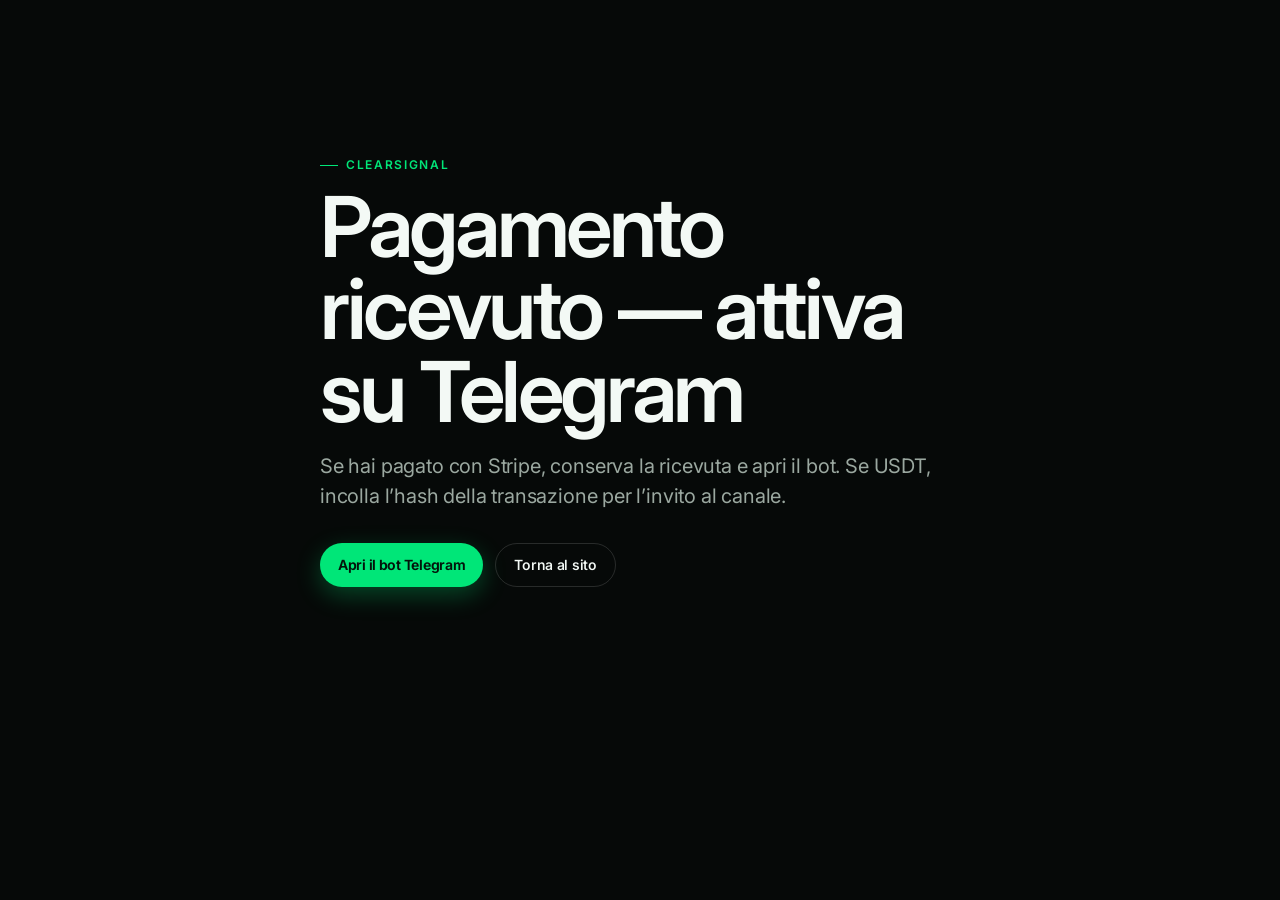
<file: it/success.html>
<!DOCTYPE html>
<html lang="it">
<head>
  <meta charset="utf-8">
  <meta name="viewport" content="width=device-width, initial-scale=1">
  <title>Pagamento ricevuto — attiva su Telegram · ClearSignal</title>
  <meta name="robots" content="noindex">
  <link rel="icon" href="../assets/img/favicon.svg" type="image/svg+xml">
  <link rel="stylesheet" href="../assets/css/site.css">
  <link rel="preconnect" href="https://fonts.googleapis.com">
  <link href="https://fonts.googleapis.com/css2?family=Inter:wght@400;500;600&display=swap" rel="stylesheet">
</head>
<body>
  <main class="section">
    <div class="wrap" style="max-width:640px;padding-top:80px">
      <p class="kicker">ClearSignal</p>
      <h1>Pagamento ricevuto — attiva su Telegram</h1>
      <p class="lede">Se hai pagato con Stripe, conserva la ricevuta e apri il bot. Se USDT, incolla l’hash della transazione per l’invito al canale.</p>
      <div class="hero-actions">
        <a class="btn btn-primary" href="https://t.me/clearsignal_trading_bot?start=subscribe">Apri il bot Telegram</a>
        <a class="btn btn-ghost" href="../">Torna al sito</a>
      </div>
    </div>
  </main>
</body>
</html>
</file>
<file: assets/css/site.css>
:root {
  --bg: #060908;
  --bg-2: #0B100D;
  --elev: #0C110E;
  --elev-2: #121A15;
  --text: #F3F9F5;
  --muted: #9BA8A0;
  --faint: #66736B;
  --line: rgba(243, 249, 245, 0.08);
  --line-2: rgba(243, 249, 245, 0.14);
  --accent: #00E678;
  --accent-soft: rgba(0, 230, 120, 0.12);
  --accent-glow: rgba(0, 230, 120, 0.26);
  --on-accent: #03140B;
  --good: #34D399;
  --warn: #FBBF24;
  --bad: #F87171;
  --shadow: 0 24px 64px rgba(0, 0, 0, 0.35);
  --radius: 22px;
  --radius-sm: 14px;
  --ease: cubic-bezier(0.25, 0.1, 0.25, 1);
  --ease-out: cubic-bezier(0.16, 1, 0.3, 1);
  --font: "Inter", "SF Pro Display", -apple-system, BlinkMacSystemFont, "Segoe UI", sans-serif;
  --mono: "IBM Plex Mono", ui-monospace, SFMono-Regular, Menlo, monospace;
  --nav-h: 72px;
  --max: 1240px;
  --dur: 0.85s;
}

*,
*::before,
*::after { box-sizing: border-box; }
html { scroll-behavior: smooth; }
html, body { margin: 0; padding: 0; background: var(--bg); color: var(--text); }
body {
  font-family: var(--font);
  font-size: 16px;
  line-height: 1.5;
  letter-spacing: -0.011em;
  overflow-x: hidden;
  min-height: 100%;
  -webkit-font-smoothing: antialiased;
}
img { max-width: 100%; display: block; }
a { color: inherit; text-decoration: none; transition: color 0.35s var(--ease); }
button, input, select { font: inherit; color: inherit; }
button { cursor: pointer; background: none; border: 0; }
:focus-visible { outline: 2px solid var(--accent); outline-offset: 3px; }

.skip {
  position: absolute; left: 12px; top: -40px; z-index: 80;
  background: var(--text); color: var(--bg); padding: 8px 12px; border-radius: 8px;
}
.skip:focus { top: 12px; }

.grain, .orb { pointer-events: none; position: fixed; inset: 0; }
.grain {
  z-index: 0;
  opacity: 0.03;
  background-image: url("data:image/svg+xml;utf8,<svg xmlns='http://www.w3.org/2000/svg' width='160' height='160'><filter id='n'><feTurbulence type='fractalNoise' baseFrequency='.8' numOctaves='2'/></filter><rect width='100%' height='100%' filter='url(%23n)'/></svg>");
}
.orb { z-index: 0; filter: blur(90px); will-change: transform; }
.orb-a {
  width: 48vw; height: 48vw; left: -12%; top: -22%;
  background: radial-gradient(circle, var(--accent-glow), transparent 68%);
  animation: drift 28s var(--ease) infinite alternate;
}
.orb-b {
  width: 36vw; height: 36vw; right: -10%; top: 38%;
  background: radial-gradient(circle, rgba(243,249,245,.05), transparent 70%);
  animation: drift 34s var(--ease) infinite alternate-reverse;
}
@keyframes drift {
  from { transform: translate3d(0, 0, 0) scale(1); }
  to { transform: translate3d(28px, 40px, 0) scale(1.08); }
}

.wrap { width: min(var(--max), calc(100% - 40px)); margin: 0 auto; }
.section { position: relative; z-index: 1; padding: 64px 0; }
.kicker {
  display: inline-flex; align-items: center; gap: 8px;
  color: var(--accent); font-size: 12px; font-weight: 600;
  letter-spacing: 0.14em; text-transform: uppercase;
}
.kicker::before {
  content: ""; width: 18px; height: 1px; background: var(--accent);
}
h1, h2, h3 { margin: 0; letter-spacing: -0.04em; font-weight: 600; color: var(--text); }
h1 { font-size: clamp(44px, 7vw, 84px); line-height: 0.98; }
h2 { font-size: clamp(32px, 4.6vw, 52px); line-height: 1.05; }
h3 { font-size: 22px; line-height: 1.25; letter-spacing: -0.03em; }
.lede {
  color: var(--muted); font-size: clamp(17px, 2vw, 20px);
  max-width: 640px; margin: 18px 0 0;
}
.muted { color: var(--muted); }
.mono { font-family: var(--mono); font-size: 13px; }

.nav {
  position: sticky; top: 0; z-index: 40;
  height: var(--nav-h);
  display: flex; align-items: center;
  transition:
    background 0.5s var(--ease),
    border-color 0.5s var(--ease),
    backdrop-filter 0.5s var(--ease),
    box-shadow 0.5s var(--ease);
  border-bottom: 1px solid transparent;
}
.nav.is-on {
  background: rgba(6, 9, 8, 0.78);
  backdrop-filter: saturate(140%) blur(18px);
  -webkit-backdrop-filter: saturate(140%) blur(18px);
  border-bottom-color: var(--line);
  box-shadow: 0 8px 32px rgba(0, 0, 0, 0.18);
}
.nav-inner {
  display: flex; align-items: center; justify-content: space-between; gap: 16px;
  width: min(var(--max), calc(100% - 40px)); margin: 0 auto;
}
.brand { display: flex; align-items: center; gap: 10px; font-weight: 600; letter-spacing: -0.03em; color: var(--text); }
.brand img { width: 28px; height: 28px; transition: transform 0.5s var(--ease-out); }
.brand:hover img { transform: scale(1.06); }
.nav-links { display: flex; align-items: center; gap: 22px; color: var(--muted); font-size: 14px; }
.nav-links a:hover { color: var(--text); }
.nav-cta { display: flex; align-items: center; gap: 10px; }
.lang { position: relative; }
.lang summary {
  list-style: none; cursor: pointer;
  padding: 8px 12px; border: 1px solid var(--line); border-radius: 999px;
  color: var(--muted); font-size: 13px;
  transition: border-color 0.35s var(--ease), color 0.35s var(--ease), background 0.35s var(--ease);
}
.lang summary:hover { border-color: var(--line-2); color: var(--text); }
.lang summary::-webkit-details-marker { display: none; }
.lang-menu {
  position: absolute; right: 0; top: calc(100% + 8px);
  background: var(--bg-2); border: 1px solid var(--line); border-radius: 14px;
  min-width: 140px; padding: 6px; box-shadow: var(--shadow);
  animation: menuIn 0.28s var(--ease-out);
}
@keyframes menuIn {
  from { opacity: 0; transform: translateY(-6px) scale(0.98); }
  to { opacity: 1; transform: none; }
}
.lang-menu a {
  display: block; padding: 8px 10px; border-radius: 10px; color: var(--muted); font-size: 13px;
  transition: background 0.25s var(--ease), color 0.25s var(--ease);
}
.lang-menu a:hover, .lang-menu a.is-active { background: var(--accent-soft); color: var(--text); }

.btn {
  display: inline-flex; align-items: center; justify-content: center; gap: 8px;
  height: 44px; padding: 0 18px; border-radius: 999px;
  font-size: 14px; font-weight: 560; letter-spacing: -0.02em;
  transition:
    transform 0.4s var(--ease-out),
    background 0.35s var(--ease),
    color 0.35s var(--ease),
    border-color 0.35s var(--ease),
    box-shadow 0.4s var(--ease);
}
.btn:hover { transform: translateY(-1.5px); }
.btn:active { transform: translateY(0) scale(0.985); }
.btn-primary {
  background: var(--accent); color: var(--on-accent); font-weight: 650;
  box-shadow: 0 8px 24px rgba(0, 230, 120, 0.28);
}
.btn-primary:hover {
  background: #04FA7D;
  box-shadow: 0 12px 34px rgba(0, 230, 120, 0.5);
}
.btn-ghost {
  border: 1px solid var(--line-2); color: var(--text); background: transparent;
}
.btn-ghost:hover {
  border-color: rgba(0, 230, 120, 0.45);
  background: var(--accent-soft);
}
.btn-wide { width: 100%; height: 48px; }

.hero { padding: 28px 0 48px; }
.hero-grid { display: grid; grid-template-columns: 1.15fr 0.85fr; gap: 48px; align-items: end; }
.hero h1 span {
  display: block;
  color: #D3DED7;
  font-weight: 500;
}
.hero-actions { display: flex; flex-wrap: wrap; gap: 12px; margin-top: 32px; }
.hero-meta { display: flex; gap: 28px; margin-top: 36px; color: var(--muted); font-size: 13px; }
.hero-meta strong { display: block; color: var(--text); font-size: 18px; font-weight: 600; letter-spacing: -0.03em; }

.device {
  position: relative;
  border: 1px solid var(--line);
  background: var(--bg-2);
  border-radius: 28px; padding: 18px; box-shadow: var(--shadow);
  transform: perspective(1200px) rotateX(6deg) rotateY(-10deg);
  animation: floaty 9s ease-in-out infinite;
}
@keyframes floaty {
  0%, 100% { transform: perspective(1200px) rotateX(6deg) rotateY(-10deg) translateY(0); }
  50% { transform: perspective(1200px) rotateX(5deg) rotateY(-8deg) translateY(-8px); }
}
.device-bar { display: flex; gap: 6px; margin-bottom: 14px; }
.device-bar i { width: 8px; height: 8px; border-radius: 50%; background: #26302A; display: block; }
.device-bar i:first-child { background: #F87171; }
.device-bar i:nth-child(2) { background: #FBBF24; }
.device-bar i:nth-child(3) { background: #34D399; }
.signal {
  background: var(--bg); border-radius: 18px; padding: 20px 20px 16px;
  border: 1px solid var(--line);
}
.signal-head { display: flex; justify-content: space-between; align-items: center; font-size: 12px; color: var(--muted); }
.pill {
  display: inline-flex; align-items: center; gap: 6px;
  padding: 4px 10px; border-radius: 999px; font-size: 12px; font-weight: 600;
}
.pill-long { background: rgba(52, 211, 153, .12); color: var(--good); }
.pill-short { background: rgba(248, 113, 113, .12); color: var(--bad); }
.pill-dim { background: var(--accent-soft); color: #7DFFBA; }
.pill-elite { background: var(--accent-soft); color: #7DFFBA; }
.signal h3 { margin-top: 14px; }
.signal dl { display: grid; grid-template-columns: 1fr 1fr; gap: 10px 16px; margin: 16px 0 0; }
.signal dt { color: var(--faint); font-size: 11px; text-transform: uppercase; letter-spacing: .08em; }
.signal dd { margin: 0; font-family: var(--mono); font-size: 14px; color: var(--text); }

.marquee-wrap {
  border-block: 1px solid var(--line);
  background: rgba(12, 17, 14, 0.55);
  overflow: hidden; padding: 16px 0;
}
.marquee { display: flex; gap: 40px; width: max-content; animation: slide 36s linear infinite; }
.marquee span { color: var(--muted); font-size: 13px; letter-spacing: .18em; text-transform: uppercase; white-space: nowrap; }
.marquee b { color: var(--text); font-weight: 600; letter-spacing: .04em; }
@keyframes slide { to { transform: translateX(-50%); } }

.split { display: grid; grid-template-columns: 0.8fr 1.2fr; gap: 40px; align-items: start; }
.feature-grid { display: grid; grid-template-columns: repeat(3, 1fr); gap: 22px; list-style: none; padding: 0; margin: 0; }
.card {
  background: var(--bg-2);
  border: 1px solid var(--line);
  border-radius: var(--radius);
  padding: 28px;
  transition:
    transform 0.55s var(--ease-out),
    border-color 0.4s var(--ease),
    box-shadow 0.55s var(--ease);
}
.card:hover {
  transform: translateY(-6px);
  border-color: rgba(0, 230, 120, 0.32);
  box-shadow: 0 20px 48px rgba(0, 0, 0, 0.28);
}
.card p { color: var(--muted); margin: 10px 0 0; font-size: 14.5px; }
.icon {
  width: 36px; height: 36px; border-radius: 10px;
  display: grid; place-items: center;
  background: var(--accent-soft);
  border: 1px solid rgba(0, 230, 120, 0.22);
  margin-bottom: 16px; font-size: 16px; color: #7DFFBA;
  transition: transform 0.45s var(--ease-out), background 0.35s var(--ease);
}
.card:hover .icon { transform: scale(1.05); background: rgba(0, 230, 120, 0.2); }

.engines { display: grid; grid-template-columns: 1fr 1fr; gap: 18px; }
.engine { padding: 28px; min-height: 0; }
.engine ul { margin: 18px 0 0; padding: 0; list-style: none; color: var(--muted); }
.engine li { padding: 8px 0 8px 18px; position: relative; border-bottom: 1px solid var(--line); font-size: 14.5px; }
.engine li::before {
  content: ""; position: absolute; left: 0; top: 16px;
  width: 6px; height: 6px; border-radius: 50%; background: var(--accent);
}

.pills { display: flex; flex-wrap: wrap; gap: 8px; margin-top: 20px; }
.chip {
  border: 1px solid var(--line); border-radius: 999px; padding: 8px 12px;
  font-size: 13px; color: var(--muted); background: var(--bg-2);
  transition: border-color 0.35s var(--ease), color 0.35s var(--ease), transform 0.4s var(--ease-out);
}
.chip:hover {
  border-color: rgba(0, 230, 120, 0.4);
  color: var(--text);
  transform: translateY(-1px);
}

.table-wrap {
  overflow-x: auto; border: 1px solid var(--line); border-radius: 20px;
  background: var(--bg-2);
}
table { width: 100%; border-collapse: collapse; font-size: 14px; }
th, td { padding: 14px 16px; text-align: left; border-bottom: 1px solid var(--line); }
th { color: var(--faint); font-weight: 500; font-size: 12px; letter-spacing: .08em; text-transform: uppercase; }
td.yes { color: var(--good); }
td.no { color: var(--faint); }

.billing {
  position: relative;
  display: flex;
  width: fit-content;
  padding: 4px;
  border-radius: 999px;
  border: 1px solid var(--line);
  background: var(--bg-2);
  margin: 28px auto 12px;
}
.pricing-intro {
  text-align: center;
}
.pricing-intro .lede {
  margin-left: auto;
  margin-right: auto;
}
.billing-pill {
  position: absolute;
  top: 4px;
  left: 4px;
  height: calc(100% - 8px);
  border-radius: 999px;
  background: var(--accent);
  box-shadow: 0 4px 14px rgba(0, 230, 120, 0.3);
  transition: transform 0.45s var(--ease-out), width 0.45s var(--ease-out);
  z-index: 0;
  pointer-events: none;
}
.billing button {
  position: relative;
  z-index: 1;
  height: 36px;
  padding: 0 16px;
  border-radius: 999px;
  color: var(--muted);
  font-size: 13px;
  transition: color 0.35s var(--ease);
}
.billing button.is-on {
  color: var(--on-accent);
  background: transparent;
  box-shadow: none;
}
.pricing-save {
  text-align: center;
  opacity: 0;
  transform: translateY(4px);
  transition: opacity 0.35s var(--ease), transform 0.35s var(--ease-out);
}
.pricing-save.is-shown {
  opacity: 1;
  transform: none;
}
.pricing-save[hidden] {
  display: block !important;
  visibility: hidden;
  height: 0;
  margin: 0;
  overflow: hidden;
  opacity: 0;
}

.price-grid {
  display: grid;
  grid-template-columns: repeat(3, minmax(0, 1fr));
  gap: 20px;
  margin-top: 32px;
  align-items: stretch;
  text-align: left;
}
.price {
  display: flex;
  flex-direction: column;
  padding: 32px 28px 28px;
  min-height: 0;
  border-radius: 22px;
}
.price.featured {
  background: linear-gradient(180deg, rgba(0, 230, 120, 0.14), #0C110E 48%);
  border-color: rgba(0, 230, 120, 0.4);
  box-shadow: 0 0 0 1px rgba(0, 230, 120, 0.12), var(--shadow);
}
.price > .pill { align-self: flex-start; margin-bottom: 14px; }
.price h3 { font-size: 22px; margin: 0; letter-spacing: -0.03em; }
.price .amount {
  position: relative;
  display: block;
  font-size: clamp(34px, 3.2vw, 44px);
  letter-spacing: -0.05em;
  margin: 14px 0 6px;
  color: var(--text);
  line-height: 1.15;
  min-height: 1.15em;
  overflow: hidden;
}
.price .amount-face {
  display: block;
  transition:
    transform 0.42s var(--ease-out),
    opacity 0.32s var(--ease);
}
.price .amount-face--in {
  position: absolute;
  left: 0;
  top: 0;
  transform: translateY(115%);
  opacity: 0;
}
.price .amount-face--out {
  transform: translateY(-115%);
  opacity: 0;
}
.price .amount-face--show {
  transform: translateY(0);
  opacity: 1;
}
.price .amount small {
  font-size: 15px;
  color: var(--muted);
  font-weight: 500;
  margin-left: 4px;
}
.price > .muted {
  margin: 0 0 6px;
  font-size: 14.5px;
  line-height: 1.45;
}
.price .matrix {
  list-style: none;
  padding: 18px 0 0;
  margin: 18px 0 22px;
  border-top: 1px solid var(--line);
  flex: 1;
}
.price .matrix li {
  display: grid;
  grid-template-columns: 1fr auto;
  gap: 12px;
  align-items: start;
  padding: 9px 0;
  font-size: 13.5px;
  line-height: 1.4;
  color: var(--muted);
  opacity: 1;
  transform: none;
}
.price .matrix li span { min-width: 0; }
.price .matrix li em {
  font-style: normal;
  font-size: 12px;
  font-weight: 600;
  letter-spacing: 0.02em;
  white-space: nowrap;
}
.price .matrix li[data-state="yes"] em { color: var(--good); }
.price .matrix li[data-state="no"] em { color: var(--faint); }
.price .matrix li[data-state="lim"] em { color: var(--warn); }
.price .matrix li::before { content: none; }
.price .btn {
  margin-top: auto;
  height: 46px;
  font-size: 14px;
}

#pricing .wrap {
  width: min(1120px, calc(100% - 40px));
}

.pay-methods { display: grid; grid-template-columns: 1fr 1fr; gap: 16px; }
.steps { counter-reset: s; display: grid; gap: 12px; margin-top: 18px; padding: 0; }
.steps li {
  list-style: none; counter-increment: s;
  display: grid; grid-template-columns: 28px 1fr; gap: 12px;
  color: var(--muted); font-size: 14.5px;
}
.steps li::before {
  content: counter(s); width: 28px; height: 28px; border-radius: 50%;
  display: grid; place-items: center; font-size: 12px; color: var(--text);
  border: 1px solid rgba(0, 230, 120, 0.3); background: var(--accent-soft);
}

.faq details.reveal {
  opacity: 0;
  transform: translateY(12px);
  border-bottom: 1px solid var(--line);
  padding: 0;
  transition:
    opacity 0.4s var(--ease-out),
    transform 0.4s var(--ease-out);
  transition-delay: var(--d, 0ms);
}
.faq details.reveal.is-in {
  opacity: 1;
  transform: none;
}
.faq summary {
  cursor: pointer;
  font-size: 16px;
  letter-spacing: -0.03em;
  list-style: none;
  display: flex;
  justify-content: space-between;
  align-items: center;
  gap: 16px;
  color: var(--text);
  padding: 14px 0;
  transition: color 0.3s var(--ease);
}
.faq summary:hover { color: #7DFFBA; }
.faq summary::-webkit-details-marker { display: none; }
.faq summary::after {
  content: "+";
  color: var(--accent);
  font-weight: 400;
  flex-shrink: 0;
  transition: transform 0.35s var(--ease-out);
}
.faq details[open] summary::after {
  content: "–";
  transform: rotate(180deg);
}
.faq-body {
  display: grid;
  grid-template-rows: 0fr;
  transition: grid-template-rows 0.4s var(--ease-out);
}
.faq details[open] .faq-body {
  grid-template-rows: 1fr;
}
.faq-body-inner {
  overflow: hidden;
  min-height: 0;
}
.faq-body-inner p {
  color: var(--muted);
  margin: 0 0 14px;
  max-width: 720px;
  font-size: 14.5px;
  line-height: 1.55;
}
@keyframes fadeSoft {
  from { opacity: 0; transform: translateY(4px); }
  to { opacity: 1; transform: none; }
}

.risk {
  border: 1px solid var(--line); border-radius: 20px; padding: 24px;
  color: var(--muted); font-size: 13.5px; background: var(--bg-2);
}

footer {
  position: relative; z-index: 1;
  border-top: 1px solid var(--line); padding: 40px 0 56px; color: var(--muted); font-size: 13px;
  background: var(--bg);
}
.foot { display: flex; justify-content: space-between; gap: 24px; flex-wrap: wrap; }
.foot a:hover { color: var(--accent); }

/* Scroll reveals — only hide when JS is active; animate on enter */
.js .reveal {
  opacity: 0;
  transform: translateY(20px);
  transition:
    opacity 0.45s var(--ease-out),
    transform 0.45s var(--ease-out);
  transition-delay: var(--d, 0ms);
  will-change: opacity, transform;
}
.js .reveal.is-in {
  opacity: 1;
  transform: none;
}
.price.featured.reveal {
  transform: translateY(20px);
}
.price.featured.reveal.is-in {
  transform: none;
}
.price.featured.reveal.is-in:hover {
  transform: translateY(-4px);
}
.hero .reveal { --d: 0ms; }
.hero .reveal:nth-child(2) { --d: 50ms; }
.hero .reveal:nth-child(3) { --d: 100ms; }
.hero .reveal:nth-child(4) { --d: 150ms; }
.hero .reveal:nth-child(5) { --d: 200ms; }

.modal[hidden] { display: none; }
.modal {
  position: fixed; inset: 0; z-index: 70;
  background: rgba(6, 9, 8, 0.72); backdrop-filter: blur(12px);
  -webkit-backdrop-filter: blur(12px);
  display: grid; place-items: center; padding: 24px;
  animation: veilIn 0.35s var(--ease);
}
@keyframes veilIn { from { opacity: 0; } to { opacity: 1; } }
.sheet {
  width: min(520px, 100%);
  background: var(--bg-2); border: 1px solid var(--line-2);
  border-radius: 24px; padding: 24px; box-shadow: var(--shadow);
  animation: pop 0.45s var(--ease-out);
}
@keyframes pop {
  from { opacity: 0; transform: translateY(14px) scale(0.985); }
  to { opacity: 1; transform: none; }
}
.sheet header { display: flex; justify-content: space-between; align-items: start; gap: 12px; }
.close {
  width: 36px; height: 36px; border-radius: 50%; border: 1px solid var(--line);
  transition: background 0.3s var(--ease), border-color 0.3s var(--ease);
}
.close:hover { background: var(--accent-soft); border-color: rgba(0, 230, 120, 0.4); }
.pay-grid { display: grid; gap: 10px; margin-top: 18px; }
.pay-opt {
  text-align: left; border: 1px solid var(--line); border-radius: 16px; padding: 14px 16px;
  background: var(--bg); display: flex; justify-content: space-between; align-items: center;
  transition: border-color 0.35s var(--ease), background 0.35s var(--ease), transform 0.35s var(--ease-out);
}
.pay-opt:hover, .pay-opt.is-on {
  border-color: rgba(0, 230, 120, 0.55);
  background: var(--accent-soft);
  transform: translateY(-1px);
}
.crypto-box { margin-top: 16px; display: none; }
.crypto-box.on { display: block; animation: fadeSoft 0.35s var(--ease-out); }
.copy-row {
  display: flex; gap: 8px; align-items: center;
  background: var(--bg); border: 1px solid var(--line); border-radius: 12px;
  padding: 10px 12px; margin: 8px 0;
}
.copy-row code { flex: 1; overflow: auto; white-space: nowrap; font-size: 12px; color: var(--text); }
.copy-row button { font-size: 12px; color: var(--accent); transition: color 0.25s var(--ease); }
.copy-row button:hover { color: #4DFFA0; }
.status { margin-top: 12px; font-size: 13px; color: var(--muted); min-height: 1.4em; }
.status.ok { color: var(--good); }
.status.err { color: var(--bad); }

.toast {
  position: fixed; bottom: 24px; left: 50%; transform: translateX(-50%) translateY(80px);
  background: var(--text); color: var(--bg); padding: 12px 16px; border-radius: 999px;
  font-size: 13px; z-index: 80; opacity: 0;
  transition: opacity 0.4s var(--ease-out), transform 0.4s var(--ease-out);
  pointer-events: none;
}
.toast.on { opacity: 1; transform: translateX(-50%) translateY(0); }

.menu-btn { display: none; width: 40px; height: 40px; border-radius: 10px; border: 1px solid var(--line); }

@media (max-width: 1100px) {
  .price-grid { grid-template-columns: 1fr; max-width: 420px; margin-left: auto; margin-right: auto; gap: 16px; }
  .price.featured.reveal.is-in:hover { transform: translateY(-4px); }
}
@media (max-width: 960px) {
  .hero-grid, .split, .feature-grid, .engines, .pay-methods { grid-template-columns: 1fr; }
  .nav-links { display: none; }
  .menu-btn { display: grid; place-items: center; }
  .nav-links.open {
    display: flex; flex-direction: column; position: absolute; top: var(--nav-h); left: 0; right: 0;
    background: var(--bg-2); padding: 16px 20px 24px; border-bottom: 1px solid var(--line);
    animation: menuIn 0.3s var(--ease-out);
  }
  .device { transform: none; animation: none; }
  .hero { padding-top: 24px; }
  .section { padding: 48px 0; }
}

@media (prefers-reduced-motion: reduce) {
  *, *::before, *::after {
    animation: none !important; transition: none !important; scroll-behavior: auto !important;
  }
  .js .reveal, .reveal { opacity: 1; transform: none; }
  .faq-body { grid-template-rows: 1fr; }
  .device { transform: none; }
}

/* ——— Mobile: nav + hero ——— */
.nav-links .nav-mobile-only { display: none; }
.brand { white-space: nowrap; min-width: 0; }

@media (max-width: 960px) {
  .nav-links.open {
    background: rgba(6, 9, 8, 0.97);
    -webkit-backdrop-filter: blur(18px); backdrop-filter: blur(18px);
    gap: 0;
  }
  .nav-links.open a {
    padding: 14px 4px; font-size: 16px; color: var(--text);
    border-bottom: 1px solid var(--line);
  }
  .nav-links.open a:last-child { border-bottom: 0; }
}

@media (max-width: 720px) {
  :root { --nav-h: 64px; }
  .nav-inner { width: calc(100% - 32px); gap: 10px; }
  .brand { font-size: 17px; gap: 8px; }
  .brand img { width: 26px; height: 26px; }
  .nav-cta { gap: 8px; margin-left: auto; }
  .nav-cta .btn-ghost { display: none; }
  .nav-cta .btn { height: 38px; padding: 0 14px; font-size: 13px; white-space: nowrap; }
  .lang summary { height: 38px; padding: 0 12px; display: inline-flex; align-items: center; font-size: 13px; }
  .menu-btn { width: 38px; height: 38px; flex: none; }
  .nav-links.open .nav-mobile-only { display: block; color: var(--accent); }
}

@media (max-width: 600px) {
  .wrap { width: calc(100% - 32px); }
  .section { padding: 40px 0; }
  .hero { padding: 16px 0 32px; }
  .hero-grid { gap: 32px; }
  .kicker { font-size: 11px; letter-spacing: 0.14em; }
  h1 { font-size: clamp(36px, 11vw, 48px); line-height: 1.02; }
  .lede { font-size: 16px; margin-top: 14px; }
  .hero-actions { gap: 10px; margin-top: 24px; }
  .hero-actions .btn { flex: 1 1 140px; }
  .hero-meta {
    display: grid; grid-template-columns: repeat(3, 1fr); gap: 14px;
    margin-top: 28px; font-size: 12px;
  }
  .hero-meta strong { font-size: 16px; }
  .device { padding: 14px; border-radius: 22px; }
  .signal dd { font-size: 13px; }
}
</file>
